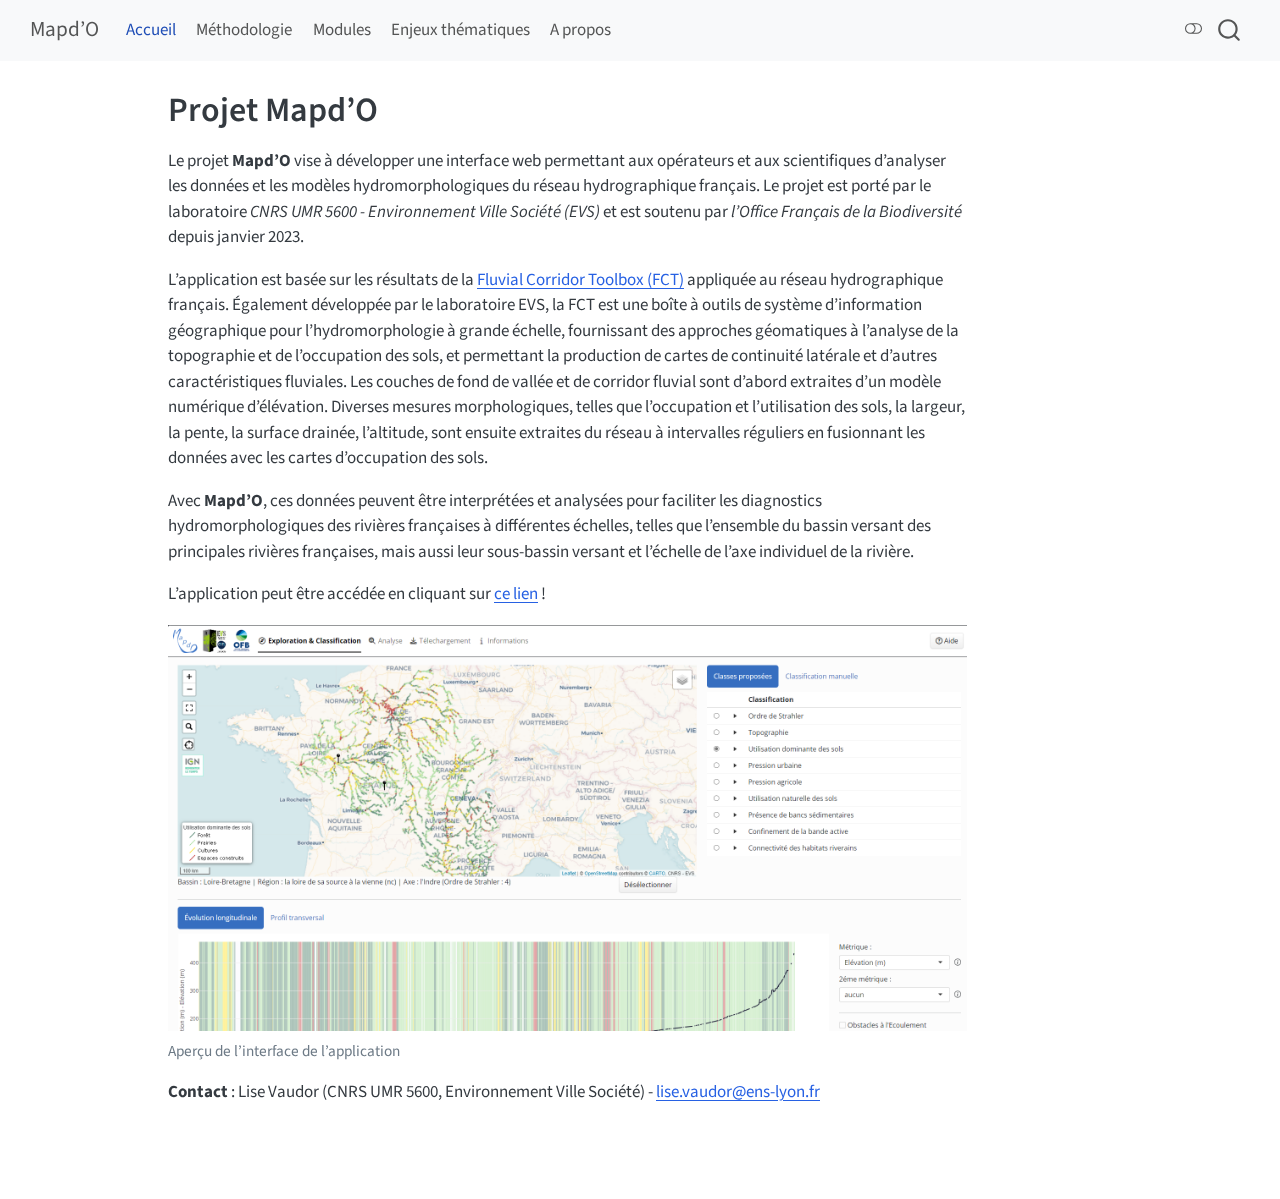
<file: index.html>
<!DOCTYPE html>
<html xmlns="http://www.w3.org/1999/xhtml" lang="en" xml:lang="en"><head>

<meta charset="utf-8">
<meta name="generator" content="quarto-1.5.57">

<meta name="viewport" content="width=device-width, initial-scale=1.0, user-scalable=yes">


<title>Projet Mapd’O – Mapd'O</title>
<style>
code{white-space: pre-wrap;}
span.smallcaps{font-variant: small-caps;}
div.columns{display: flex; gap: min(4vw, 1.5em);}
div.column{flex: auto; overflow-x: auto;}
div.hanging-indent{margin-left: 1.5em; text-indent: -1.5em;}
ul.task-list{list-style: none;}
ul.task-list li input[type="checkbox"] {
  width: 0.8em;
  margin: 0 0.8em 0.2em -1em; /* quarto-specific, see https://github.com/quarto-dev/quarto-cli/issues/4556 */ 
  vertical-align: middle;
}
</style>


<script src="site_libs/quarto-nav/quarto-nav.js"></script>
<script src="site_libs/quarto-nav/headroom.min.js"></script>
<script src="site_libs/clipboard/clipboard.min.js"></script>
<script src="site_libs/quarto-search/autocomplete.umd.js"></script>
<script src="site_libs/quarto-search/fuse.min.js"></script>
<script src="site_libs/quarto-search/quarto-search.js"></script>
<meta name="quarto:offset" content="./">
<script src="site_libs/quarto-html/quarto.js"></script>
<script src="site_libs/quarto-html/popper.min.js"></script>
<script src="site_libs/quarto-html/tippy.umd.min.js"></script>
<script src="site_libs/quarto-html/anchor.min.js"></script>
<link href="site_libs/quarto-html/tippy.css" rel="stylesheet">
<link href="site_libs/quarto-html/quarto-syntax-highlighting.css" rel="stylesheet" class="quarto-color-scheme" id="quarto-text-highlighting-styles">
<link href="site_libs/quarto-html/quarto-syntax-highlighting-dark.css" rel="prefetch" class="quarto-color-scheme quarto-color-alternate" id="quarto-text-highlighting-styles">
<script src="site_libs/bootstrap/bootstrap.min.js"></script>
<link href="site_libs/bootstrap/bootstrap-icons.css" rel="stylesheet">
<link href="site_libs/bootstrap/bootstrap.min.css" rel="stylesheet" class="quarto-color-scheme" id="quarto-bootstrap" data-mode="light">
<link href="site_libs/bootstrap/bootstrap-dark.min.css" rel="prefetch" class="quarto-color-scheme quarto-color-alternate" id="quarto-bootstrap" data-mode="dark">
<script id="quarto-search-options" type="application/json">{
  "location": "navbar",
  "copy-button": false,
  "collapse-after": 3,
  "panel-placement": "end",
  "type": "overlay",
  "limit": 50,
  "keyboard-shortcut": [
    "f",
    "/",
    "s"
  ],
  "show-item-context": false,
  "language": {
    "search-no-results-text": "No results",
    "search-matching-documents-text": "matching documents",
    "search-copy-link-title": "Copy link to search",
    "search-hide-matches-text": "Hide additional matches",
    "search-more-match-text": "more match in this document",
    "search-more-matches-text": "more matches in this document",
    "search-clear-button-title": "Clear",
    "search-text-placeholder": "",
    "search-detached-cancel-button-title": "Cancel",
    "search-submit-button-title": "Submit",
    "search-label": "Search"
  }
}</script>


<link rel="stylesheet" href="styles.css">
</head>

<body class="nav-fixed">

<div id="quarto-search-results"></div>
  <header id="quarto-header" class="headroom fixed-top">
    <nav class="navbar navbar-expand-lg " data-bs-theme="dark">
      <div class="navbar-container container-fluid">
      <div class="navbar-brand-container mx-auto">
    <a class="navbar-brand" href="./index.html">
    <span class="navbar-title">Mapd’O</span>
    </a>
  </div>
            <div id="quarto-search" class="" title="Search"></div>
          <button class="navbar-toggler" type="button" data-bs-toggle="collapse" data-bs-target="#navbarCollapse" aria-controls="navbarCollapse" role="menu" aria-expanded="false" aria-label="Toggle navigation" onclick="if (window.quartoToggleHeadroom) { window.quartoToggleHeadroom(); }">
  <span class="navbar-toggler-icon"></span>
</button>
          <div class="collapse navbar-collapse" id="navbarCollapse">
            <ul class="navbar-nav navbar-nav-scroll me-auto">
  <li class="nav-item">
    <a class="nav-link active" href="./index.html" aria-current="page"> 
<span class="menu-text">Accueil</span></a>
  </li>  
  <li class="nav-item">
    <a class="nav-link" href="./methods.html"> 
<span class="menu-text">Méthodologie</span></a>
  </li>  
  <li class="nav-item">
    <a class="nav-link" href="./modules.html"> 
<span class="menu-text">Modules</span></a>
  </li>  
  <li class="nav-item">
    <a class="nav-link" href="./themes.html"> 
<span class="menu-text">Enjeux thématiques</span></a>
  </li>  
  <li class="nav-item">
    <a class="nav-link" href="./about.html"> 
<span class="menu-text">A propos</span></a>
  </li>  
</ul>
          </div> <!-- /navcollapse -->
            <div class="quarto-navbar-tools">
  <a href="" class="quarto-color-scheme-toggle quarto-navigation-tool  px-1" onclick="window.quartoToggleColorScheme(); return false;" title="Toggle dark mode"><i class="bi"></i></a>
</div>
      </div> <!-- /container-fluid -->
    </nav>
</header>
<!-- content -->
<div id="quarto-content" class="quarto-container page-columns page-rows-contents page-layout-article page-navbar">
<!-- sidebar -->
<!-- margin-sidebar -->
    <div id="quarto-margin-sidebar" class="sidebar margin-sidebar zindex-bottom">
        
    </div>
<!-- main -->
<main class="content" id="quarto-document-content">

<header id="title-block-header" class="quarto-title-block default">
<div class="quarto-title">
<h1 class="title">Projet Mapd’O</h1>
</div>



<div class="quarto-title-meta">

    
  
    
  </div>
  


</header>


<p>Le projet <strong>Mapd’O</strong> vise à développer une interface web permettant aux opérateurs et aux scientifiques d’analyser les données et les modèles hydromorphologiques du réseau hydrographique français. Le projet est porté par le laboratoire <em>CNRS UMR 5600 - Environnement Ville Société (EVS)</em> et est soutenu par <em>l’Office Français de la Biodiversité</em> depuis janvier 2023.</p>
<p>L’application est basée sur les résultats de la <a href="https://tramebleue.github.io/fct-cli/">Fluvial Corridor Toolbox (FCT)</a> appliquée au réseau hydrographique français. Également développée par le laboratoire EVS, la FCT est une boîte à outils de système d’information géographique pour l’hydromorphologie à grande échelle, fournissant des approches géomatiques à l’analyse de la topographie et de l’occupation des sols, et permettant la production de cartes de continuité latérale et d’autres caractéristiques fluviales. Les couches de fond de vallée et de corridor fluvial sont d’abord extraites d’un modèle numérique d’élévation. Diverses mesures morphologiques, telles que l’occupation et l’utilisation des sols, la largeur, la pente, la surface drainée, l’altitude, sont ensuite extraites du réseau à intervalles réguliers en fusionnant les données avec les cartes d’occupation des sols.</p>
<p>Avec <strong>Mapd’O</strong>, ces données peuvent être interprétées et analysées pour faciliter les diagnostics hydromorphologiques des rivières françaises à différentes échelles, telles que l’ensemble du bassin versant des principales rivières françaises, mais aussi leur sous-bassin versant et l’échelle de l’axe individuel de la rivière.</p>
<p>L’application peut être accédée en cliquant sur <a href="https://isig-apps.ens-lyon.fr/apps/mapdo/mapdoapp/" title="https://isig-apps.ens-lyon.fr/apps/mapdo/mapdoapp/">ce lien</a> !</p>
<div class="quarto-figure quarto-figure-center">
<figure class="figure">
<p><img src="images/Capture_d’écran_2024-10-14_mapdoapp.png" class="img-fluid figure-img"></p>
<figcaption>Aperçu de l’interface de l’application</figcaption>
</figure>
</div>
<p><strong>Contact</strong> : Lise Vaudor (CNRS UMR 5600, Environnement Ville Société) - <a href="mailto:lise.vaudor@ens-lyon.fr">lise.vaudor@ens-lyon.fr</a></p>



</main> <!-- /main -->
<script id="quarto-html-after-body" type="application/javascript">
window.document.addEventListener("DOMContentLoaded", function (event) {
  const toggleBodyColorMode = (bsSheetEl) => {
    const mode = bsSheetEl.getAttribute("data-mode");
    const bodyEl = window.document.querySelector("body");
    if (mode === "dark") {
      bodyEl.classList.add("quarto-dark");
      bodyEl.classList.remove("quarto-light");
    } else {
      bodyEl.classList.add("quarto-light");
      bodyEl.classList.remove("quarto-dark");
    }
  }
  const toggleBodyColorPrimary = () => {
    const bsSheetEl = window.document.querySelector("link#quarto-bootstrap");
    if (bsSheetEl) {
      toggleBodyColorMode(bsSheetEl);
    }
  }
  toggleBodyColorPrimary();  
  const disableStylesheet = (stylesheets) => {
    for (let i=0; i < stylesheets.length; i++) {
      const stylesheet = stylesheets[i];
      stylesheet.rel = 'prefetch';
    }
  }
  const enableStylesheet = (stylesheets) => {
    for (let i=0; i < stylesheets.length; i++) {
      const stylesheet = stylesheets[i];
      stylesheet.rel = 'stylesheet';
    }
  }
  const manageTransitions = (selector, allowTransitions) => {
    const els = window.document.querySelectorAll(selector);
    for (let i=0; i < els.length; i++) {
      const el = els[i];
      if (allowTransitions) {
        el.classList.remove('notransition');
      } else {
        el.classList.add('notransition');
      }
    }
  }
  const toggleGiscusIfUsed = (isAlternate, darkModeDefault) => {
    const baseTheme = document.querySelector('#giscus-base-theme')?.value ?? 'light';
    const alternateTheme = document.querySelector('#giscus-alt-theme')?.value ?? 'dark';
    let newTheme = '';
    if(darkModeDefault) {
      newTheme = isAlternate ? baseTheme : alternateTheme;
    } else {
      newTheme = isAlternate ? alternateTheme : baseTheme;
    }
    const changeGiscusTheme = () => {
      // From: https://github.com/giscus/giscus/issues/336
      const sendMessage = (message) => {
        const iframe = document.querySelector('iframe.giscus-frame');
        if (!iframe) return;
        iframe.contentWindow.postMessage({ giscus: message }, 'https://giscus.app');
      }
      sendMessage({
        setConfig: {
          theme: newTheme
        }
      });
    }
    const isGiscussLoaded = window.document.querySelector('iframe.giscus-frame') !== null;
    if (isGiscussLoaded) {
      changeGiscusTheme();
    }
  }
  const toggleColorMode = (alternate) => {
    // Switch the stylesheets
    const alternateStylesheets = window.document.querySelectorAll('link.quarto-color-scheme.quarto-color-alternate');
    manageTransitions('#quarto-margin-sidebar .nav-link', false);
    if (alternate) {
      enableStylesheet(alternateStylesheets);
      for (const sheetNode of alternateStylesheets) {
        if (sheetNode.id === "quarto-bootstrap") {
          toggleBodyColorMode(sheetNode);
        }
      }
    } else {
      disableStylesheet(alternateStylesheets);
      toggleBodyColorPrimary();
    }
    manageTransitions('#quarto-margin-sidebar .nav-link', true);
    // Switch the toggles
    const toggles = window.document.querySelectorAll('.quarto-color-scheme-toggle');
    for (let i=0; i < toggles.length; i++) {
      const toggle = toggles[i];
      if (toggle) {
        if (alternate) {
          toggle.classList.add("alternate");     
        } else {
          toggle.classList.remove("alternate");
        }
      }
    }
    // Hack to workaround the fact that safari doesn't
    // properly recolor the scrollbar when toggling (#1455)
    if (navigator.userAgent.indexOf('Safari') > 0 && navigator.userAgent.indexOf('Chrome') == -1) {
      manageTransitions("body", false);
      window.scrollTo(0, 1);
      setTimeout(() => {
        window.scrollTo(0, 0);
        manageTransitions("body", true);
      }, 40);  
    }
  }
  const isFileUrl = () => { 
    return window.location.protocol === 'file:';
  }
  const hasAlternateSentinel = () => {  
    let styleSentinel = getColorSchemeSentinel();
    if (styleSentinel !== null) {
      return styleSentinel === "alternate";
    } else {
      return false;
    }
  }
  const setStyleSentinel = (alternate) => {
    const value = alternate ? "alternate" : "default";
    if (!isFileUrl()) {
      window.localStorage.setItem("quarto-color-scheme", value);
    } else {
      localAlternateSentinel = value;
    }
  }
  const getColorSchemeSentinel = () => {
    if (!isFileUrl()) {
      const storageValue = window.localStorage.getItem("quarto-color-scheme");
      return storageValue != null ? storageValue : localAlternateSentinel;
    } else {
      return localAlternateSentinel;
    }
  }
  const darkModeDefault = false;
  let localAlternateSentinel = darkModeDefault ? 'alternate' : 'default';
  // Dark / light mode switch
  window.quartoToggleColorScheme = () => {
    // Read the current dark / light value 
    let toAlternate = !hasAlternateSentinel();
    toggleColorMode(toAlternate);
    setStyleSentinel(toAlternate);
    toggleGiscusIfUsed(toAlternate, darkModeDefault);
  };
  // Ensure there is a toggle, if there isn't float one in the top right
  if (window.document.querySelector('.quarto-color-scheme-toggle') === null) {
    const a = window.document.createElement('a');
    a.classList.add('top-right');
    a.classList.add('quarto-color-scheme-toggle');
    a.href = "";
    a.onclick = function() { try { window.quartoToggleColorScheme(); } catch {} return false; };
    const i = window.document.createElement("i");
    i.classList.add('bi');
    a.appendChild(i);
    window.document.body.appendChild(a);
  }
  // Switch to dark mode if need be
  if (hasAlternateSentinel()) {
    toggleColorMode(true);
  } else {
    toggleColorMode(false);
  }
  const icon = "";
  const anchorJS = new window.AnchorJS();
  anchorJS.options = {
    placement: 'right',
    icon: icon
  };
  anchorJS.add('.anchored');
  const isCodeAnnotation = (el) => {
    for (const clz of el.classList) {
      if (clz.startsWith('code-annotation-')) {                     
        return true;
      }
    }
    return false;
  }
  const onCopySuccess = function(e) {
    // button target
    const button = e.trigger;
    // don't keep focus
    button.blur();
    // flash "checked"
    button.classList.add('code-copy-button-checked');
    var currentTitle = button.getAttribute("title");
    button.setAttribute("title", "Copied!");
    let tooltip;
    if (window.bootstrap) {
      button.setAttribute("data-bs-toggle", "tooltip");
      button.setAttribute("data-bs-placement", "left");
      button.setAttribute("data-bs-title", "Copied!");
      tooltip = new bootstrap.Tooltip(button, 
        { trigger: "manual", 
          customClass: "code-copy-button-tooltip",
          offset: [0, -8]});
      tooltip.show();    
    }
    setTimeout(function() {
      if (tooltip) {
        tooltip.hide();
        button.removeAttribute("data-bs-title");
        button.removeAttribute("data-bs-toggle");
        button.removeAttribute("data-bs-placement");
      }
      button.setAttribute("title", currentTitle);
      button.classList.remove('code-copy-button-checked');
    }, 1000);
    // clear code selection
    e.clearSelection();
  }
  const getTextToCopy = function(trigger) {
      const codeEl = trigger.previousElementSibling.cloneNode(true);
      for (const childEl of codeEl.children) {
        if (isCodeAnnotation(childEl)) {
          childEl.remove();
        }
      }
      return codeEl.innerText;
  }
  const clipboard = new window.ClipboardJS('.code-copy-button:not([data-in-quarto-modal])', {
    text: getTextToCopy
  });
  clipboard.on('success', onCopySuccess);
  if (window.document.getElementById('quarto-embedded-source-code-modal')) {
    // For code content inside modals, clipBoardJS needs to be initialized with a container option
    // TODO: Check when it could be a function (https://github.com/zenorocha/clipboard.js/issues/860)
    const clipboardModal = new window.ClipboardJS('.code-copy-button[data-in-quarto-modal]', {
      text: getTextToCopy,
      container: window.document.getElementById('quarto-embedded-source-code-modal')
    });
    clipboardModal.on('success', onCopySuccess);
  }
    var localhostRegex = new RegExp(/^(?:http|https):\/\/localhost\:?[0-9]*\//);
    var mailtoRegex = new RegExp(/^mailto:/);
      var filterRegex = new RegExp('/' + window.location.host + '/');
    var isInternal = (href) => {
        return filterRegex.test(href) || localhostRegex.test(href) || mailtoRegex.test(href);
    }
    // Inspect non-navigation links and adorn them if external
 	var links = window.document.querySelectorAll('a[href]:not(.nav-link):not(.navbar-brand):not(.toc-action):not(.sidebar-link):not(.sidebar-item-toggle):not(.pagination-link):not(.no-external):not([aria-hidden]):not(.dropdown-item):not(.quarto-navigation-tool):not(.about-link)');
    for (var i=0; i<links.length; i++) {
      const link = links[i];
      if (!isInternal(link.href)) {
        // undo the damage that might have been done by quarto-nav.js in the case of
        // links that we want to consider external
        if (link.dataset.originalHref !== undefined) {
          link.href = link.dataset.originalHref;
        }
      }
    }
  function tippyHover(el, contentFn, onTriggerFn, onUntriggerFn) {
    const config = {
      allowHTML: true,
      maxWidth: 500,
      delay: 100,
      arrow: false,
      appendTo: function(el) {
          return el.parentElement;
      },
      interactive: true,
      interactiveBorder: 10,
      theme: 'quarto',
      placement: 'bottom-start',
    };
    if (contentFn) {
      config.content = contentFn;
    }
    if (onTriggerFn) {
      config.onTrigger = onTriggerFn;
    }
    if (onUntriggerFn) {
      config.onUntrigger = onUntriggerFn;
    }
    window.tippy(el, config); 
  }
  const noterefs = window.document.querySelectorAll('a[role="doc-noteref"]');
  for (var i=0; i<noterefs.length; i++) {
    const ref = noterefs[i];
    tippyHover(ref, function() {
      // use id or data attribute instead here
      let href = ref.getAttribute('data-footnote-href') || ref.getAttribute('href');
      try { href = new URL(href).hash; } catch {}
      const id = href.replace(/^#\/?/, "");
      const note = window.document.getElementById(id);
      if (note) {
        return note.innerHTML;
      } else {
        return "";
      }
    });
  }
  const xrefs = window.document.querySelectorAll('a.quarto-xref');
  const processXRef = (id, note) => {
    // Strip column container classes
    const stripColumnClz = (el) => {
      el.classList.remove("page-full", "page-columns");
      if (el.children) {
        for (const child of el.children) {
          stripColumnClz(child);
        }
      }
    }
    stripColumnClz(note)
    if (id === null || id.startsWith('sec-')) {
      // Special case sections, only their first couple elements
      const container = document.createElement("div");
      if (note.children && note.children.length > 2) {
        container.appendChild(note.children[0].cloneNode(true));
        for (let i = 1; i < note.children.length; i++) {
          const child = note.children[i];
          if (child.tagName === "P" && child.innerText === "") {
            continue;
          } else {
            container.appendChild(child.cloneNode(true));
            break;
          }
        }
        if (window.Quarto?.typesetMath) {
          window.Quarto.typesetMath(container);
        }
        return container.innerHTML
      } else {
        if (window.Quarto?.typesetMath) {
          window.Quarto.typesetMath(note);
        }
        return note.innerHTML;
      }
    } else {
      // Remove any anchor links if they are present
      const anchorLink = note.querySelector('a.anchorjs-link');
      if (anchorLink) {
        anchorLink.remove();
      }
      if (window.Quarto?.typesetMath) {
        window.Quarto.typesetMath(note);
      }
      // TODO in 1.5, we should make sure this works without a callout special case
      if (note.classList.contains("callout")) {
        return note.outerHTML;
      } else {
        return note.innerHTML;
      }
    }
  }
  for (var i=0; i<xrefs.length; i++) {
    const xref = xrefs[i];
    tippyHover(xref, undefined, function(instance) {
      instance.disable();
      let url = xref.getAttribute('href');
      let hash = undefined; 
      if (url.startsWith('#')) {
        hash = url;
      } else {
        try { hash = new URL(url).hash; } catch {}
      }
      if (hash) {
        const id = hash.replace(/^#\/?/, "");
        const note = window.document.getElementById(id);
        if (note !== null) {
          try {
            const html = processXRef(id, note.cloneNode(true));
            instance.setContent(html);
          } finally {
            instance.enable();
            instance.show();
          }
        } else {
          // See if we can fetch this
          fetch(url.split('#')[0])
          .then(res => res.text())
          .then(html => {
            const parser = new DOMParser();
            const htmlDoc = parser.parseFromString(html, "text/html");
            const note = htmlDoc.getElementById(id);
            if (note !== null) {
              const html = processXRef(id, note);
              instance.setContent(html);
            } 
          }).finally(() => {
            instance.enable();
            instance.show();
          });
        }
      } else {
        // See if we can fetch a full url (with no hash to target)
        // This is a special case and we should probably do some content thinning / targeting
        fetch(url)
        .then(res => res.text())
        .then(html => {
          const parser = new DOMParser();
          const htmlDoc = parser.parseFromString(html, "text/html");
          const note = htmlDoc.querySelector('main.content');
          if (note !== null) {
            // This should only happen for chapter cross references
            // (since there is no id in the URL)
            // remove the first header
            if (note.children.length > 0 && note.children[0].tagName === "HEADER") {
              note.children[0].remove();
            }
            const html = processXRef(null, note);
            instance.setContent(html);
          } 
        }).finally(() => {
          instance.enable();
          instance.show();
        });
      }
    }, function(instance) {
    });
  }
      let selectedAnnoteEl;
      const selectorForAnnotation = ( cell, annotation) => {
        let cellAttr = 'data-code-cell="' + cell + '"';
        let lineAttr = 'data-code-annotation="' +  annotation + '"';
        const selector = 'span[' + cellAttr + '][' + lineAttr + ']';
        return selector;
      }
      const selectCodeLines = (annoteEl) => {
        const doc = window.document;
        const targetCell = annoteEl.getAttribute("data-target-cell");
        const targetAnnotation = annoteEl.getAttribute("data-target-annotation");
        const annoteSpan = window.document.querySelector(selectorForAnnotation(targetCell, targetAnnotation));
        const lines = annoteSpan.getAttribute("data-code-lines").split(",");
        const lineIds = lines.map((line) => {
          return targetCell + "-" + line;
        })
        let top = null;
        let height = null;
        let parent = null;
        if (lineIds.length > 0) {
            //compute the position of the single el (top and bottom and make a div)
            const el = window.document.getElementById(lineIds[0]);
            top = el.offsetTop;
            height = el.offsetHeight;
            parent = el.parentElement.parentElement;
          if (lineIds.length > 1) {
            const lastEl = window.document.getElementById(lineIds[lineIds.length - 1]);
            const bottom = lastEl.offsetTop + lastEl.offsetHeight;
            height = bottom - top;
          }
          if (top !== null && height !== null && parent !== null) {
            // cook up a div (if necessary) and position it 
            let div = window.document.getElementById("code-annotation-line-highlight");
            if (div === null) {
              div = window.document.createElement("div");
              div.setAttribute("id", "code-annotation-line-highlight");
              div.style.position = 'absolute';
              parent.appendChild(div);
            }
            div.style.top = top - 2 + "px";
            div.style.height = height + 4 + "px";
            div.style.left = 0;
            let gutterDiv = window.document.getElementById("code-annotation-line-highlight-gutter");
            if (gutterDiv === null) {
              gutterDiv = window.document.createElement("div");
              gutterDiv.setAttribute("id", "code-annotation-line-highlight-gutter");
              gutterDiv.style.position = 'absolute';
              const codeCell = window.document.getElementById(targetCell);
              const gutter = codeCell.querySelector('.code-annotation-gutter');
              gutter.appendChild(gutterDiv);
            }
            gutterDiv.style.top = top - 2 + "px";
            gutterDiv.style.height = height + 4 + "px";
          }
          selectedAnnoteEl = annoteEl;
        }
      };
      const unselectCodeLines = () => {
        const elementsIds = ["code-annotation-line-highlight", "code-annotation-line-highlight-gutter"];
        elementsIds.forEach((elId) => {
          const div = window.document.getElementById(elId);
          if (div) {
            div.remove();
          }
        });
        selectedAnnoteEl = undefined;
      };
        // Handle positioning of the toggle
    window.addEventListener(
      "resize",
      throttle(() => {
        elRect = undefined;
        if (selectedAnnoteEl) {
          selectCodeLines(selectedAnnoteEl);
        }
      }, 10)
    );
    function throttle(fn, ms) {
    let throttle = false;
    let timer;
      return (...args) => {
        if(!throttle) { // first call gets through
            fn.apply(this, args);
            throttle = true;
        } else { // all the others get throttled
            if(timer) clearTimeout(timer); // cancel #2
            timer = setTimeout(() => {
              fn.apply(this, args);
              timer = throttle = false;
            }, ms);
        }
      };
    }
      // Attach click handler to the DT
      const annoteDls = window.document.querySelectorAll('dt[data-target-cell]');
      for (const annoteDlNode of annoteDls) {
        annoteDlNode.addEventListener('click', (event) => {
          const clickedEl = event.target;
          if (clickedEl !== selectedAnnoteEl) {
            unselectCodeLines();
            const activeEl = window.document.querySelector('dt[data-target-cell].code-annotation-active');
            if (activeEl) {
              activeEl.classList.remove('code-annotation-active');
            }
            selectCodeLines(clickedEl);
            clickedEl.classList.add('code-annotation-active');
          } else {
            // Unselect the line
            unselectCodeLines();
            clickedEl.classList.remove('code-annotation-active');
          }
        });
      }
  const findCites = (el) => {
    const parentEl = el.parentElement;
    if (parentEl) {
      const cites = parentEl.dataset.cites;
      if (cites) {
        return {
          el,
          cites: cites.split(' ')
        };
      } else {
        return findCites(el.parentElement)
      }
    } else {
      return undefined;
    }
  };
  var bibliorefs = window.document.querySelectorAll('a[role="doc-biblioref"]');
  for (var i=0; i<bibliorefs.length; i++) {
    const ref = bibliorefs[i];
    const citeInfo = findCites(ref);
    if (citeInfo) {
      tippyHover(citeInfo.el, function() {
        var popup = window.document.createElement('div');
        citeInfo.cites.forEach(function(cite) {
          var citeDiv = window.document.createElement('div');
          citeDiv.classList.add('hanging-indent');
          citeDiv.classList.add('csl-entry');
          var biblioDiv = window.document.getElementById('ref-' + cite);
          if (biblioDiv) {
            citeDiv.innerHTML = biblioDiv.innerHTML;
          }
          popup.appendChild(citeDiv);
        });
        return popup.innerHTML;
      });
    }
  }
});
</script>
</div> <!-- /content -->




</body></html>
</file>
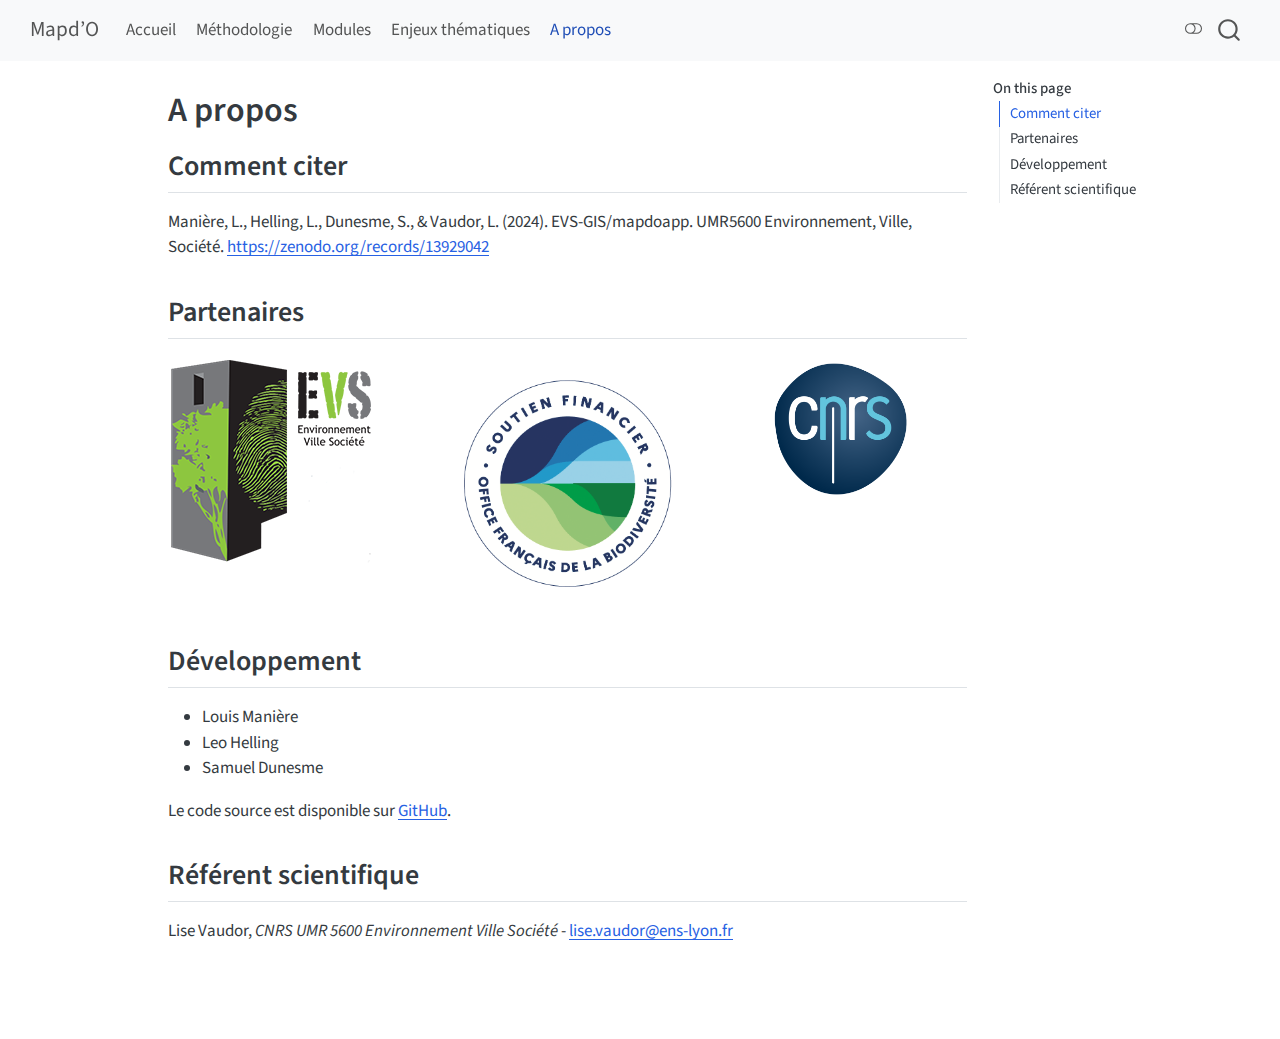
<file: about.html>
<!DOCTYPE html>
<html xmlns="http://www.w3.org/1999/xhtml" lang="en" xml:lang="en"><head>

<meta charset="utf-8">
<meta name="generator" content="quarto-1.5.42">

<meta name="viewport" content="width=device-width, initial-scale=1.0, user-scalable=yes">


<title>Mapd'O – A propos</title>
<style>
code{white-space: pre-wrap;}
span.smallcaps{font-variant: small-caps;}
div.columns{display: flex; gap: min(4vw, 1.5em);}
div.column{flex: auto; overflow-x: auto;}
div.hanging-indent{margin-left: 1.5em; text-indent: -1.5em;}
ul.task-list{list-style: none;}
ul.task-list li input[type="checkbox"] {
  width: 0.8em;
  margin: 0 0.8em 0.2em -1em; /* quarto-specific, see https://github.com/quarto-dev/quarto-cli/issues/4556 */ 
  vertical-align: middle;
}
</style>


<script src="site_libs/quarto-nav/quarto-nav.js"></script>
<script src="site_libs/quarto-nav/headroom.min.js"></script>
<script src="site_libs/clipboard/clipboard.min.js"></script>
<script src="site_libs/quarto-search/autocomplete.umd.js"></script>
<script src="site_libs/quarto-search/fuse.min.js"></script>
<script src="site_libs/quarto-search/quarto-search.js"></script>
<meta name="quarto:offset" content="./">
<script src="site_libs/quarto-html/quarto.js"></script>
<script src="site_libs/quarto-html/popper.min.js"></script>
<script src="site_libs/quarto-html/tippy.umd.min.js"></script>
<script src="site_libs/quarto-html/anchor.min.js"></script>
<link href="site_libs/quarto-html/tippy.css" rel="stylesheet">
<link href="site_libs/quarto-html/quarto-syntax-highlighting.css" rel="stylesheet" class="quarto-color-scheme" id="quarto-text-highlighting-styles">
<link href="site_libs/quarto-html/quarto-syntax-highlighting-dark.css" rel="prefetch" class="quarto-color-scheme quarto-color-alternate" id="quarto-text-highlighting-styles">
<script src="site_libs/bootstrap/bootstrap.min.js"></script>
<link href="site_libs/bootstrap/bootstrap-icons.css" rel="stylesheet">
<link href="site_libs/bootstrap/bootstrap.min.css" rel="stylesheet" class="quarto-color-scheme" id="quarto-bootstrap" data-mode="light">
<link href="site_libs/bootstrap/bootstrap-dark.min.css" rel="prefetch" class="quarto-color-scheme quarto-color-alternate" id="quarto-bootstrap" data-mode="dark">
<script id="quarto-search-options" type="application/json">{
  "location": "navbar",
  "copy-button": false,
  "collapse-after": 3,
  "panel-placement": "end",
  "type": "overlay",
  "limit": 50,
  "keyboard-shortcut": [
    "f",
    "/",
    "s"
  ],
  "show-item-context": false,
  "language": {
    "search-no-results-text": "No results",
    "search-matching-documents-text": "matching documents",
    "search-copy-link-title": "Copy link to search",
    "search-hide-matches-text": "Hide additional matches",
    "search-more-match-text": "more match in this document",
    "search-more-matches-text": "more matches in this document",
    "search-clear-button-title": "Clear",
    "search-text-placeholder": "",
    "search-detached-cancel-button-title": "Cancel",
    "search-submit-button-title": "Submit",
    "search-label": "Search"
  }
}</script>


<link rel="stylesheet" href="styles.css">
</head>

<body class="nav-fixed">

<div id="quarto-search-results"></div>
  <header id="quarto-header" class="headroom fixed-top">
    <nav class="navbar navbar-expand-lg " data-bs-theme="dark">
      <div class="navbar-container container-fluid">
      <div class="navbar-brand-container mx-auto">
    <a class="navbar-brand" href="./index.html">
    <span class="navbar-title">Mapd’O</span>
    </a>
  </div>
            <div id="quarto-search" class="" title="Search"></div>
          <button class="navbar-toggler" type="button" data-bs-toggle="collapse" data-bs-target="#navbarCollapse" aria-controls="navbarCollapse" role="menu" aria-expanded="false" aria-label="Toggle navigation" onclick="if (window.quartoToggleHeadroom) { window.quartoToggleHeadroom(); }">
  <span class="navbar-toggler-icon"></span>
</button>
          <div class="collapse navbar-collapse" id="navbarCollapse">
            <ul class="navbar-nav navbar-nav-scroll me-auto">
  <li class="nav-item">
    <a class="nav-link" href="./index.html"> 
<span class="menu-text">Accueil</span></a>
  </li>  
  <li class="nav-item">
    <a class="nav-link" href="./methods.html"> 
<span class="menu-text">Méthodologie</span></a>
  </li>  
  <li class="nav-item">
    <a class="nav-link" href="./modules.html"> 
<span class="menu-text">Modules</span></a>
  </li>  
  <li class="nav-item">
    <a class="nav-link" href="./themes.html"> 
<span class="menu-text">Enjeux thématiques</span></a>
  </li>  
  <li class="nav-item">
    <a class="nav-link active" href="./about.html" aria-current="page"> 
<span class="menu-text">A propos</span></a>
  </li>  
</ul>
          </div> <!-- /navcollapse -->
            <div class="quarto-navbar-tools">
  <a href="" class="quarto-color-scheme-toggle quarto-navigation-tool  px-1" onclick="window.quartoToggleColorScheme(); return false;" title="Toggle dark mode"><i class="bi"></i></a>
</div>
      </div> <!-- /container-fluid -->
    </nav>
</header>
<!-- content -->
<div id="quarto-content" class="quarto-container page-columns page-rows-contents page-layout-article page-navbar">
<!-- sidebar -->
<!-- margin-sidebar -->
    <div id="quarto-margin-sidebar" class="sidebar margin-sidebar">
        <nav id="TOC" role="doc-toc" class="toc-active">
    <h2 id="toc-title">On this page</h2>
   
  <ul>
  <li><a href="#comment-citer" id="toc-comment-citer" class="nav-link active" data-scroll-target="#comment-citer">Comment citer</a></li>
  <li><a href="#partenaires" id="toc-partenaires" class="nav-link" data-scroll-target="#partenaires">Partenaires</a></li>
  <li><a href="#développement" id="toc-développement" class="nav-link" data-scroll-target="#développement">Développement</a></li>
  <li><a href="#référent-scientifique" id="toc-référent-scientifique" class="nav-link" data-scroll-target="#référent-scientifique">Référent scientifique</a></li>
  </ul>
</nav>
    </div>
<!-- main -->
<main class="content" id="quarto-document-content">

<header id="title-block-header" class="quarto-title-block default">
<div class="quarto-title">
<h1 class="title">A propos</h1>
</div>



<div class="quarto-title-meta">

    
  
    
  </div>
  


</header>


<section id="comment-citer" class="level2">
<h2 class="anchored" data-anchor-id="comment-citer">Comment citer</h2>
<p>Manière, L., Helling, L., Dunesme, S., &amp; Vaudor, L. (2024). EVS-GIS/mapdoapp. UMR5600 Environnement, Ville, Société.&nbsp;<a href="https://doi.org/10.5281/zenodo.11235929" class="uri">https://zenodo.org/records/13929042</a></p>
</section>
<section id="partenaires" class="level2">
<h2 class="anchored" data-anchor-id="partenaires">Partenaires</h2>
<div>

</div>
<div class="quarto-layout-panel" data-layout-ncol="3" data-layout-align="center">
<div class="quarto-layout-row">
<div class="quarto-layout-cell" style="flex-basis: 33.3%;justify-content: center;">
<p><a href="https://umr5600.cnrs.fr/fr/accueil/"><img src="images/Logo-EVS-UMR5600-01.png" class="img-fluid"></a></p>
</div>
<div class="quarto-layout-cell" style="flex-basis: 33.3%;justify-content: center;">
<p><a href="https://www.ofb.gouv.fr/"><img src="images/Logo-OFB-soutien-financier-01.png" class="img-fluid"></a></p>
</div>
<div class="quarto-layout-cell" style="flex-basis: 33.3%;justify-content: center;">
<p><a href="https://www.cnrs.fr/"><img src="images/CNRS-Logo-01.png" class="img-fluid"></a></p>
</div>
</div>
</div>
</section>
<section id="développement" class="level2">
<h2 class="anchored" data-anchor-id="développement">Développement</h2>
<ul>
<li>Louis Manière</li>
<li>Leo Helling</li>
<li>Samuel Dunesme</li>
</ul>
<p>Le code source est disponible sur <a href="https://github.com/EVS-GIS/mapdoapp">GitHub</a>.</p>
</section>
<section id="référent-scientifique" class="level2">
<h2 class="anchored" data-anchor-id="référent-scientifique">Référent scientifique</h2>
<p>Lise Vaudor, <em>CNRS UMR 5600 Environnement Ville Société</em> - <a href="mailto:lise.vaudor@ens-lyon.fr">lise.vaudor@ens-lyon.fr</a></p>


</section>

</main> <!-- /main -->
<script id="quarto-html-after-body" type="application/javascript">
window.document.addEventListener("DOMContentLoaded", function (event) {
  const toggleBodyColorMode = (bsSheetEl) => {
    const mode = bsSheetEl.getAttribute("data-mode");
    const bodyEl = window.document.querySelector("body");
    if (mode === "dark") {
      bodyEl.classList.add("quarto-dark");
      bodyEl.classList.remove("quarto-light");
    } else {
      bodyEl.classList.add("quarto-light");
      bodyEl.classList.remove("quarto-dark");
    }
  }
  const toggleBodyColorPrimary = () => {
    const bsSheetEl = window.document.querySelector("link#quarto-bootstrap");
    if (bsSheetEl) {
      toggleBodyColorMode(bsSheetEl);
    }
  }
  toggleBodyColorPrimary();  
  const disableStylesheet = (stylesheets) => {
    for (let i=0; i < stylesheets.length; i++) {
      const stylesheet = stylesheets[i];
      stylesheet.rel = 'prefetch';
    }
  }
  const enableStylesheet = (stylesheets) => {
    for (let i=0; i < stylesheets.length; i++) {
      const stylesheet = stylesheets[i];
      stylesheet.rel = 'stylesheet';
    }
  }
  const manageTransitions = (selector, allowTransitions) => {
    const els = window.document.querySelectorAll(selector);
    for (let i=0; i < els.length; i++) {
      const el = els[i];
      if (allowTransitions) {
        el.classList.remove('notransition');
      } else {
        el.classList.add('notransition');
      }
    }
  }
  const toggleGiscusIfUsed = (isAlternate, darkModeDefault) => {
    const baseTheme = document.querySelector('#giscus-base-theme')?.value ?? 'light';
    const alternateTheme = document.querySelector('#giscus-alt-theme')?.value ?? 'dark';
    let newTheme = '';
    if(darkModeDefault) {
      newTheme = isAlternate ? baseTheme : alternateTheme;
    } else {
      newTheme = isAlternate ? alternateTheme : baseTheme;
    }
    const changeGiscusTheme = () => {
      // From: https://github.com/giscus/giscus/issues/336
      const sendMessage = (message) => {
        const iframe = document.querySelector('iframe.giscus-frame');
        if (!iframe) return;
        iframe.contentWindow.postMessage({ giscus: message }, 'https://giscus.app');
      }
      sendMessage({
        setConfig: {
          theme: newTheme
        }
      });
    }
    const isGiscussLoaded = window.document.querySelector('iframe.giscus-frame') !== null;
    if (isGiscussLoaded) {
      changeGiscusTheme();
    }
  }
  const toggleColorMode = (alternate) => {
    // Switch the stylesheets
    const alternateStylesheets = window.document.querySelectorAll('link.quarto-color-scheme.quarto-color-alternate');
    manageTransitions('#quarto-margin-sidebar .nav-link', false);
    if (alternate) {
      enableStylesheet(alternateStylesheets);
      for (const sheetNode of alternateStylesheets) {
        if (sheetNode.id === "quarto-bootstrap") {
          toggleBodyColorMode(sheetNode);
        }
      }
    } else {
      disableStylesheet(alternateStylesheets);
      toggleBodyColorPrimary();
    }
    manageTransitions('#quarto-margin-sidebar .nav-link', true);
    // Switch the toggles
    const toggles = window.document.querySelectorAll('.quarto-color-scheme-toggle');
    for (let i=0; i < toggles.length; i++) {
      const toggle = toggles[i];
      if (toggle) {
        if (alternate) {
          toggle.classList.add("alternate");     
        } else {
          toggle.classList.remove("alternate");
        }
      }
    }
    // Hack to workaround the fact that safari doesn't
    // properly recolor the scrollbar when toggling (#1455)
    if (navigator.userAgent.indexOf('Safari') > 0 && navigator.userAgent.indexOf('Chrome') == -1) {
      manageTransitions("body", false);
      window.scrollTo(0, 1);
      setTimeout(() => {
        window.scrollTo(0, 0);
        manageTransitions("body", true);
      }, 40);  
    }
  }
  const isFileUrl = () => { 
    return window.location.protocol === 'file:';
  }
  const hasAlternateSentinel = () => {  
    let styleSentinel = getColorSchemeSentinel();
    if (styleSentinel !== null) {
      return styleSentinel === "alternate";
    } else {
      return false;
    }
  }
  const setStyleSentinel = (alternate) => {
    const value = alternate ? "alternate" : "default";
    if (!isFileUrl()) {
      window.localStorage.setItem("quarto-color-scheme", value);
    } else {
      localAlternateSentinel = value;
    }
  }
  const getColorSchemeSentinel = () => {
    if (!isFileUrl()) {
      const storageValue = window.localStorage.getItem("quarto-color-scheme");
      return storageValue != null ? storageValue : localAlternateSentinel;
    } else {
      return localAlternateSentinel;
    }
  }
  const darkModeDefault = false;
  let localAlternateSentinel = darkModeDefault ? 'alternate' : 'default';
  // Dark / light mode switch
  window.quartoToggleColorScheme = () => {
    // Read the current dark / light value 
    let toAlternate = !hasAlternateSentinel();
    toggleColorMode(toAlternate);
    setStyleSentinel(toAlternate);
    toggleGiscusIfUsed(toAlternate, darkModeDefault);
  };
  // Ensure there is a toggle, if there isn't float one in the top right
  if (window.document.querySelector('.quarto-color-scheme-toggle') === null) {
    const a = window.document.createElement('a');
    a.classList.add('top-right');
    a.classList.add('quarto-color-scheme-toggle');
    a.href = "";
    a.onclick = function() { try { window.quartoToggleColorScheme(); } catch {} return false; };
    const i = window.document.createElement("i");
    i.classList.add('bi');
    a.appendChild(i);
    window.document.body.appendChild(a);
  }
  // Switch to dark mode if need be
  if (hasAlternateSentinel()) {
    toggleColorMode(true);
  } else {
    toggleColorMode(false);
  }
  const icon = "";
  const anchorJS = new window.AnchorJS();
  anchorJS.options = {
    placement: 'right',
    icon: icon
  };
  anchorJS.add('.anchored');
  const isCodeAnnotation = (el) => {
    for (const clz of el.classList) {
      if (clz.startsWith('code-annotation-')) {                     
        return true;
      }
    }
    return false;
  }
  const onCopySuccess = function(e) {
    // button target
    const button = e.trigger;
    // don't keep focus
    button.blur();
    // flash "checked"
    button.classList.add('code-copy-button-checked');
    var currentTitle = button.getAttribute("title");
    button.setAttribute("title", "Copied!");
    let tooltip;
    if (window.bootstrap) {
      button.setAttribute("data-bs-toggle", "tooltip");
      button.setAttribute("data-bs-placement", "left");
      button.setAttribute("data-bs-title", "Copied!");
      tooltip = new bootstrap.Tooltip(button, 
        { trigger: "manual", 
          customClass: "code-copy-button-tooltip",
          offset: [0, -8]});
      tooltip.show();    
    }
    setTimeout(function() {
      if (tooltip) {
        tooltip.hide();
        button.removeAttribute("data-bs-title");
        button.removeAttribute("data-bs-toggle");
        button.removeAttribute("data-bs-placement");
      }
      button.setAttribute("title", currentTitle);
      button.classList.remove('code-copy-button-checked');
    }, 1000);
    // clear code selection
    e.clearSelection();
  }
  const getTextToCopy = function(trigger) {
      const codeEl = trigger.previousElementSibling.cloneNode(true);
      for (const childEl of codeEl.children) {
        if (isCodeAnnotation(childEl)) {
          childEl.remove();
        }
      }
      return codeEl.innerText;
  }
  const clipboard = new window.ClipboardJS('.code-copy-button:not([data-in-quarto-modal])', {
    text: getTextToCopy
  });
  clipboard.on('success', onCopySuccess);
  if (window.document.getElementById('quarto-embedded-source-code-modal')) {
    // For code content inside modals, clipBoardJS needs to be initialized with a container option
    // TODO: Check when it could be a function (https://github.com/zenorocha/clipboard.js/issues/860)
    const clipboardModal = new window.ClipboardJS('.code-copy-button[data-in-quarto-modal]', {
      text: getTextToCopy,
      container: window.document.getElementById('quarto-embedded-source-code-modal')
    });
    clipboardModal.on('success', onCopySuccess);
  }
    var localhostRegex = new RegExp(/^(?:http|https):\/\/localhost\:?[0-9]*\//);
    var mailtoRegex = new RegExp(/^mailto:/);
      var filterRegex = new RegExp('/' + window.location.host + '/');
    var isInternal = (href) => {
        return filterRegex.test(href) || localhostRegex.test(href) || mailtoRegex.test(href);
    }
    // Inspect non-navigation links and adorn them if external
 	var links = window.document.querySelectorAll('a[href]:not(.nav-link):not(.navbar-brand):not(.toc-action):not(.sidebar-link):not(.sidebar-item-toggle):not(.pagination-link):not(.no-external):not([aria-hidden]):not(.dropdown-item):not(.quarto-navigation-tool):not(.about-link)');
    for (var i=0; i<links.length; i++) {
      const link = links[i];
      if (!isInternal(link.href)) {
        // undo the damage that might have been done by quarto-nav.js in the case of
        // links that we want to consider external
        if (link.dataset.originalHref !== undefined) {
          link.href = link.dataset.originalHref;
        }
      }
    }
  function tippyHover(el, contentFn, onTriggerFn, onUntriggerFn) {
    const config = {
      allowHTML: true,
      maxWidth: 500,
      delay: 100,
      arrow: false,
      appendTo: function(el) {
          return el.parentElement;
      },
      interactive: true,
      interactiveBorder: 10,
      theme: 'quarto',
      placement: 'bottom-start',
    };
    if (contentFn) {
      config.content = contentFn;
    }
    if (onTriggerFn) {
      config.onTrigger = onTriggerFn;
    }
    if (onUntriggerFn) {
      config.onUntrigger = onUntriggerFn;
    }
    window.tippy(el, config); 
  }
  const noterefs = window.document.querySelectorAll('a[role="doc-noteref"]');
  for (var i=0; i<noterefs.length; i++) {
    const ref = noterefs[i];
    tippyHover(ref, function() {
      // use id or data attribute instead here
      let href = ref.getAttribute('data-footnote-href') || ref.getAttribute('href');
      try { href = new URL(href).hash; } catch {}
      const id = href.replace(/^#\/?/, "");
      const note = window.document.getElementById(id);
      if (note) {
        return note.innerHTML;
      } else {
        return "";
      }
    });
  }
  const xrefs = window.document.querySelectorAll('a.quarto-xref');
  const processXRef = (id, note) => {
    // Strip column container classes
    const stripColumnClz = (el) => {
      el.classList.remove("page-full", "page-columns");
      if (el.children) {
        for (const child of el.children) {
          stripColumnClz(child);
        }
      }
    }
    stripColumnClz(note)
    if (id === null || id.startsWith('sec-')) {
      // Special case sections, only their first couple elements
      const container = document.createElement("div");
      if (note.children && note.children.length > 2) {
        container.appendChild(note.children[0].cloneNode(true));
        for (let i = 1; i < note.children.length; i++) {
          const child = note.children[i];
          if (child.tagName === "P" && child.innerText === "") {
            continue;
          } else {
            container.appendChild(child.cloneNode(true));
            break;
          }
        }
        if (window.Quarto?.typesetMath) {
          window.Quarto.typesetMath(container);
        }
        return container.innerHTML
      } else {
        if (window.Quarto?.typesetMath) {
          window.Quarto.typesetMath(note);
        }
        return note.innerHTML;
      }
    } else {
      // Remove any anchor links if they are present
      const anchorLink = note.querySelector('a.anchorjs-link');
      if (anchorLink) {
        anchorLink.remove();
      }
      if (window.Quarto?.typesetMath) {
        window.Quarto.typesetMath(note);
      }
      // TODO in 1.5, we should make sure this works without a callout special case
      if (note.classList.contains("callout")) {
        return note.outerHTML;
      } else {
        return note.innerHTML;
      }
    }
  }
  for (var i=0; i<xrefs.length; i++) {
    const xref = xrefs[i];
    tippyHover(xref, undefined, function(instance) {
      instance.disable();
      let url = xref.getAttribute('href');
      let hash = undefined; 
      if (url.startsWith('#')) {
        hash = url;
      } else {
        try { hash = new URL(url).hash; } catch {}
      }
      if (hash) {
        const id = hash.replace(/^#\/?/, "");
        const note = window.document.getElementById(id);
        if (note !== null) {
          try {
            const html = processXRef(id, note.cloneNode(true));
            instance.setContent(html);
          } finally {
            instance.enable();
            instance.show();
          }
        } else {
          // See if we can fetch this
          fetch(url.split('#')[0])
          .then(res => res.text())
          .then(html => {
            const parser = new DOMParser();
            const htmlDoc = parser.parseFromString(html, "text/html");
            const note = htmlDoc.getElementById(id);
            if (note !== null) {
              const html = processXRef(id, note);
              instance.setContent(html);
            } 
          }).finally(() => {
            instance.enable();
            instance.show();
          });
        }
      } else {
        // See if we can fetch a full url (with no hash to target)
        // This is a special case and we should probably do some content thinning / targeting
        fetch(url)
        .then(res => res.text())
        .then(html => {
          const parser = new DOMParser();
          const htmlDoc = parser.parseFromString(html, "text/html");
          const note = htmlDoc.querySelector('main.content');
          if (note !== null) {
            // This should only happen for chapter cross references
            // (since there is no id in the URL)
            // remove the first header
            if (note.children.length > 0 && note.children[0].tagName === "HEADER") {
              note.children[0].remove();
            }
            const html = processXRef(null, note);
            instance.setContent(html);
          } 
        }).finally(() => {
          instance.enable();
          instance.show();
        });
      }
    }, function(instance) {
    });
  }
      let selectedAnnoteEl;
      const selectorForAnnotation = ( cell, annotation) => {
        let cellAttr = 'data-code-cell="' + cell + '"';
        let lineAttr = 'data-code-annotation="' +  annotation + '"';
        const selector = 'span[' + cellAttr + '][' + lineAttr + ']';
        return selector;
      }
      const selectCodeLines = (annoteEl) => {
        const doc = window.document;
        const targetCell = annoteEl.getAttribute("data-target-cell");
        const targetAnnotation = annoteEl.getAttribute("data-target-annotation");
        const annoteSpan = window.document.querySelector(selectorForAnnotation(targetCell, targetAnnotation));
        const lines = annoteSpan.getAttribute("data-code-lines").split(",");
        const lineIds = lines.map((line) => {
          return targetCell + "-" + line;
        })
        let top = null;
        let height = null;
        let parent = null;
        if (lineIds.length > 0) {
            //compute the position of the single el (top and bottom and make a div)
            const el = window.document.getElementById(lineIds[0]);
            top = el.offsetTop;
            height = el.offsetHeight;
            parent = el.parentElement.parentElement;
          if (lineIds.length > 1) {
            const lastEl = window.document.getElementById(lineIds[lineIds.length - 1]);
            const bottom = lastEl.offsetTop + lastEl.offsetHeight;
            height = bottom - top;
          }
          if (top !== null && height !== null && parent !== null) {
            // cook up a div (if necessary) and position it 
            let div = window.document.getElementById("code-annotation-line-highlight");
            if (div === null) {
              div = window.document.createElement("div");
              div.setAttribute("id", "code-annotation-line-highlight");
              div.style.position = 'absolute';
              parent.appendChild(div);
            }
            div.style.top = top - 2 + "px";
            div.style.height = height + 4 + "px";
            div.style.left = 0;
            let gutterDiv = window.document.getElementById("code-annotation-line-highlight-gutter");
            if (gutterDiv === null) {
              gutterDiv = window.document.createElement("div");
              gutterDiv.setAttribute("id", "code-annotation-line-highlight-gutter");
              gutterDiv.style.position = 'absolute';
              const codeCell = window.document.getElementById(targetCell);
              const gutter = codeCell.querySelector('.code-annotation-gutter');
              gutter.appendChild(gutterDiv);
            }
            gutterDiv.style.top = top - 2 + "px";
            gutterDiv.style.height = height + 4 + "px";
          }
          selectedAnnoteEl = annoteEl;
        }
      };
      const unselectCodeLines = () => {
        const elementsIds = ["code-annotation-line-highlight", "code-annotation-line-highlight-gutter"];
        elementsIds.forEach((elId) => {
          const div = window.document.getElementById(elId);
          if (div) {
            div.remove();
          }
        });
        selectedAnnoteEl = undefined;
      };
        // Handle positioning of the toggle
    window.addEventListener(
      "resize",
      throttle(() => {
        elRect = undefined;
        if (selectedAnnoteEl) {
          selectCodeLines(selectedAnnoteEl);
        }
      }, 10)
    );
    function throttle(fn, ms) {
    let throttle = false;
    let timer;
      return (...args) => {
        if(!throttle) { // first call gets through
            fn.apply(this, args);
            throttle = true;
        } else { // all the others get throttled
            if(timer) clearTimeout(timer); // cancel #2
            timer = setTimeout(() => {
              fn.apply(this, args);
              timer = throttle = false;
            }, ms);
        }
      };
    }
      // Attach click handler to the DT
      const annoteDls = window.document.querySelectorAll('dt[data-target-cell]');
      for (const annoteDlNode of annoteDls) {
        annoteDlNode.addEventListener('click', (event) => {
          const clickedEl = event.target;
          if (clickedEl !== selectedAnnoteEl) {
            unselectCodeLines();
            const activeEl = window.document.querySelector('dt[data-target-cell].code-annotation-active');
            if (activeEl) {
              activeEl.classList.remove('code-annotation-active');
            }
            selectCodeLines(clickedEl);
            clickedEl.classList.add('code-annotation-active');
          } else {
            // Unselect the line
            unselectCodeLines();
            clickedEl.classList.remove('code-annotation-active');
          }
        });
      }
  const findCites = (el) => {
    const parentEl = el.parentElement;
    if (parentEl) {
      const cites = parentEl.dataset.cites;
      if (cites) {
        return {
          el,
          cites: cites.split(' ')
        };
      } else {
        return findCites(el.parentElement)
      }
    } else {
      return undefined;
    }
  };
  var bibliorefs = window.document.querySelectorAll('a[role="doc-biblioref"]');
  for (var i=0; i<bibliorefs.length; i++) {
    const ref = bibliorefs[i];
    const citeInfo = findCites(ref);
    if (citeInfo) {
      tippyHover(citeInfo.el, function() {
        var popup = window.document.createElement('div');
        citeInfo.cites.forEach(function(cite) {
          var citeDiv = window.document.createElement('div');
          citeDiv.classList.add('hanging-indent');
          citeDiv.classList.add('csl-entry');
          var biblioDiv = window.document.getElementById('ref-' + cite);
          if (biblioDiv) {
            citeDiv.innerHTML = biblioDiv.innerHTML;
          }
          popup.appendChild(citeDiv);
        });
        return popup.innerHTML;
      });
    }
  }
});
</script>
</div> <!-- /content -->




</body></html>
</file>
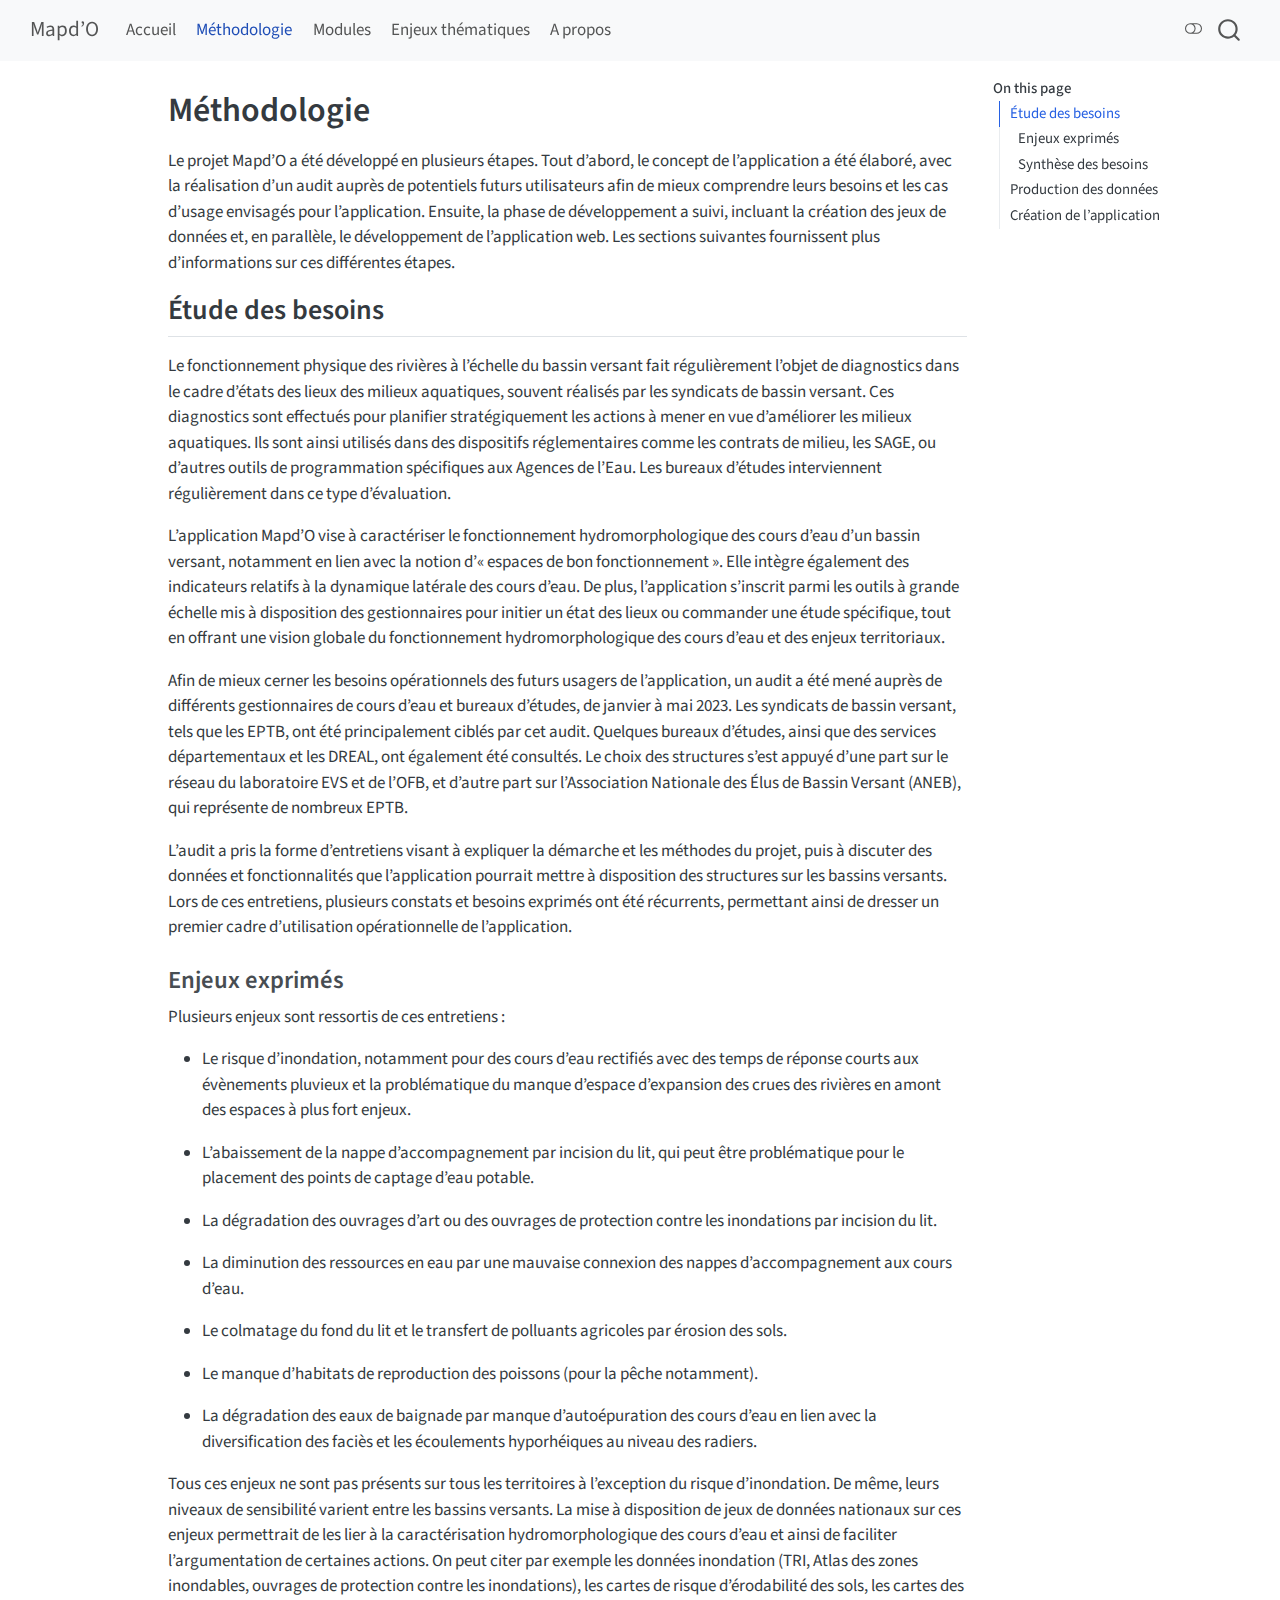
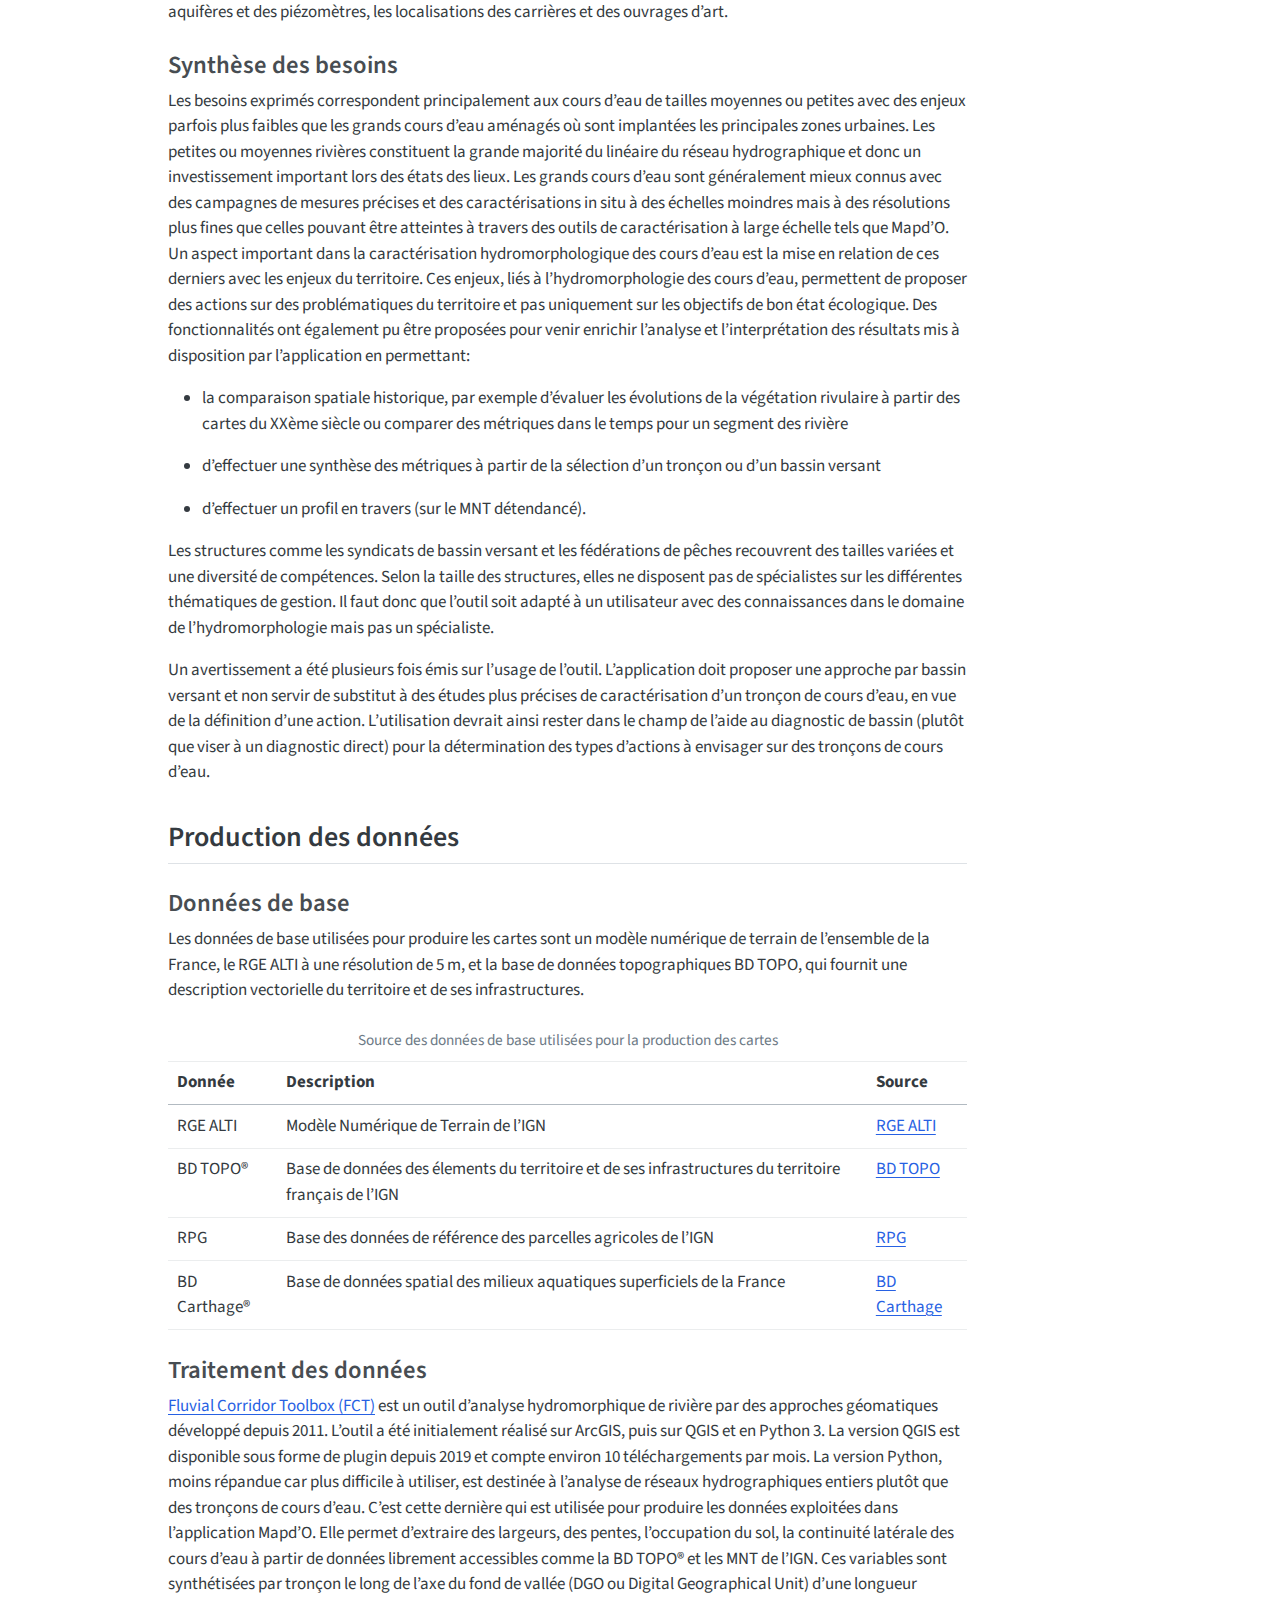
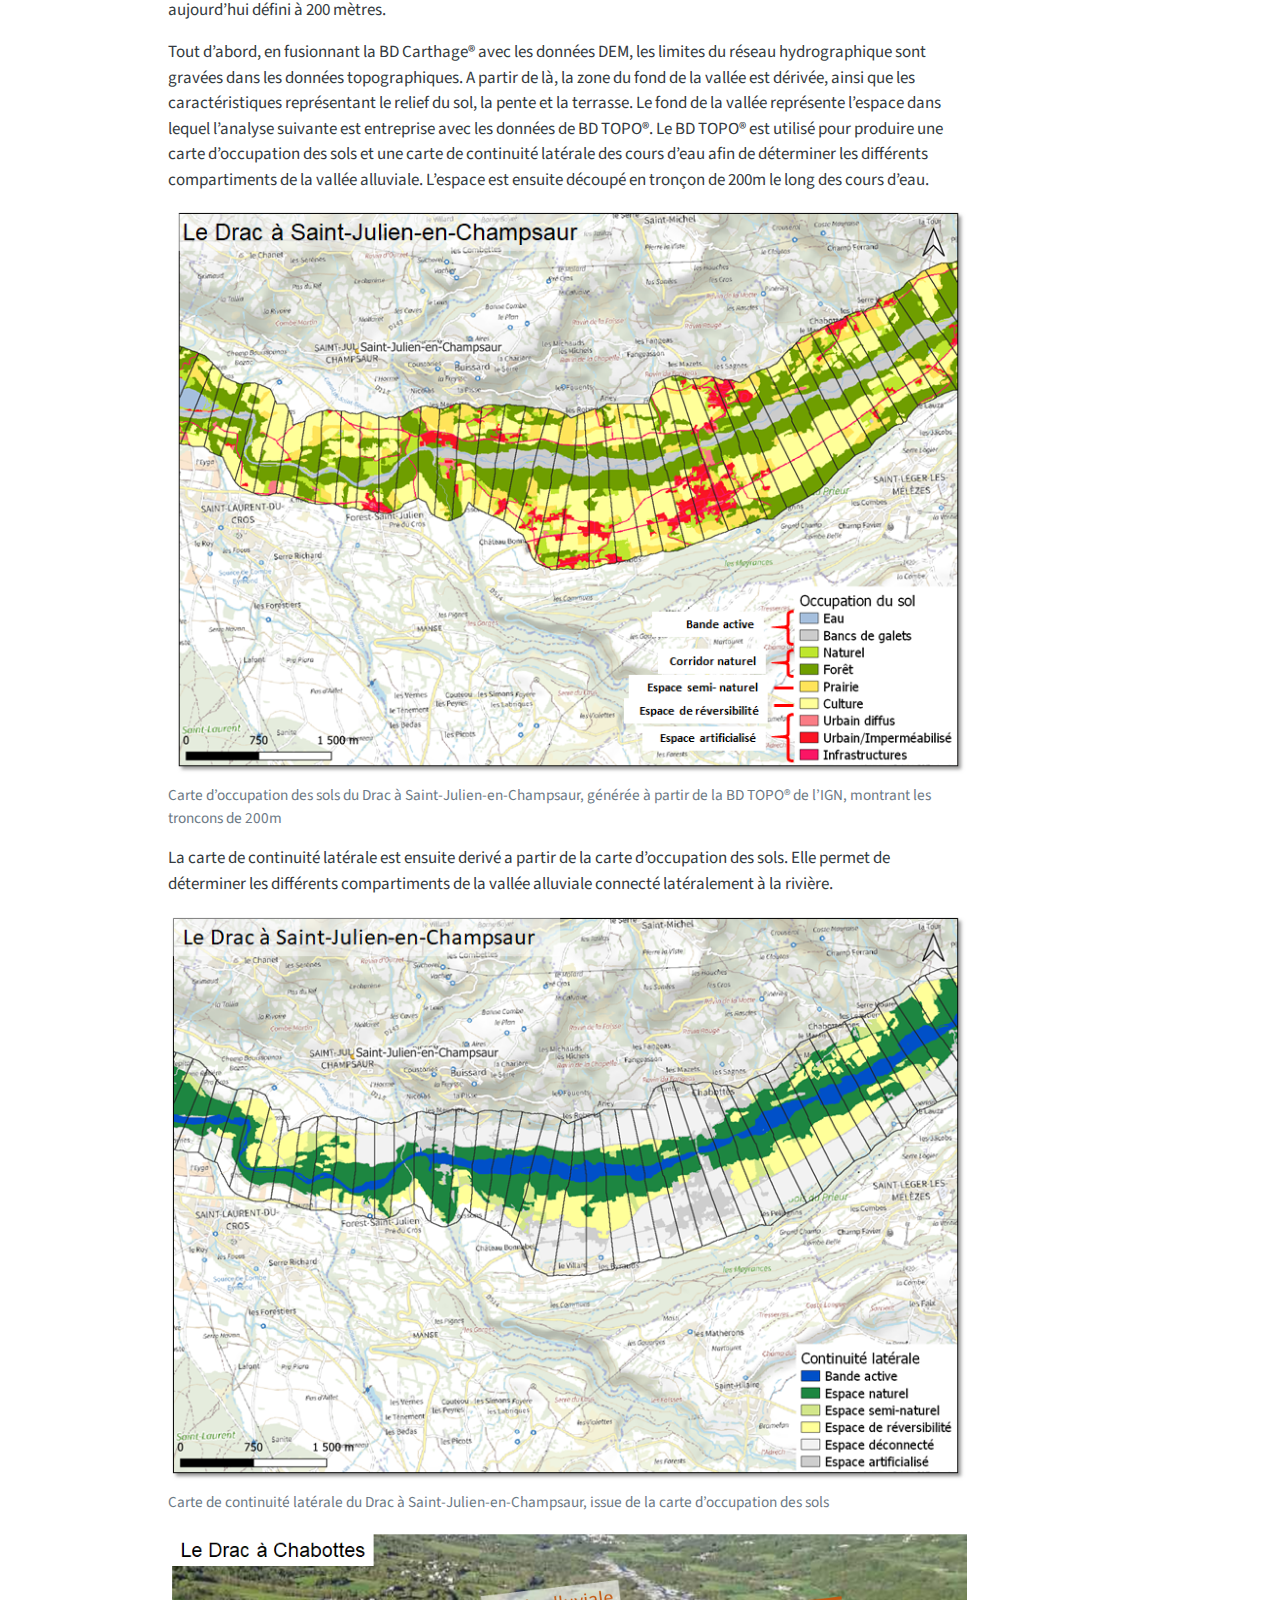
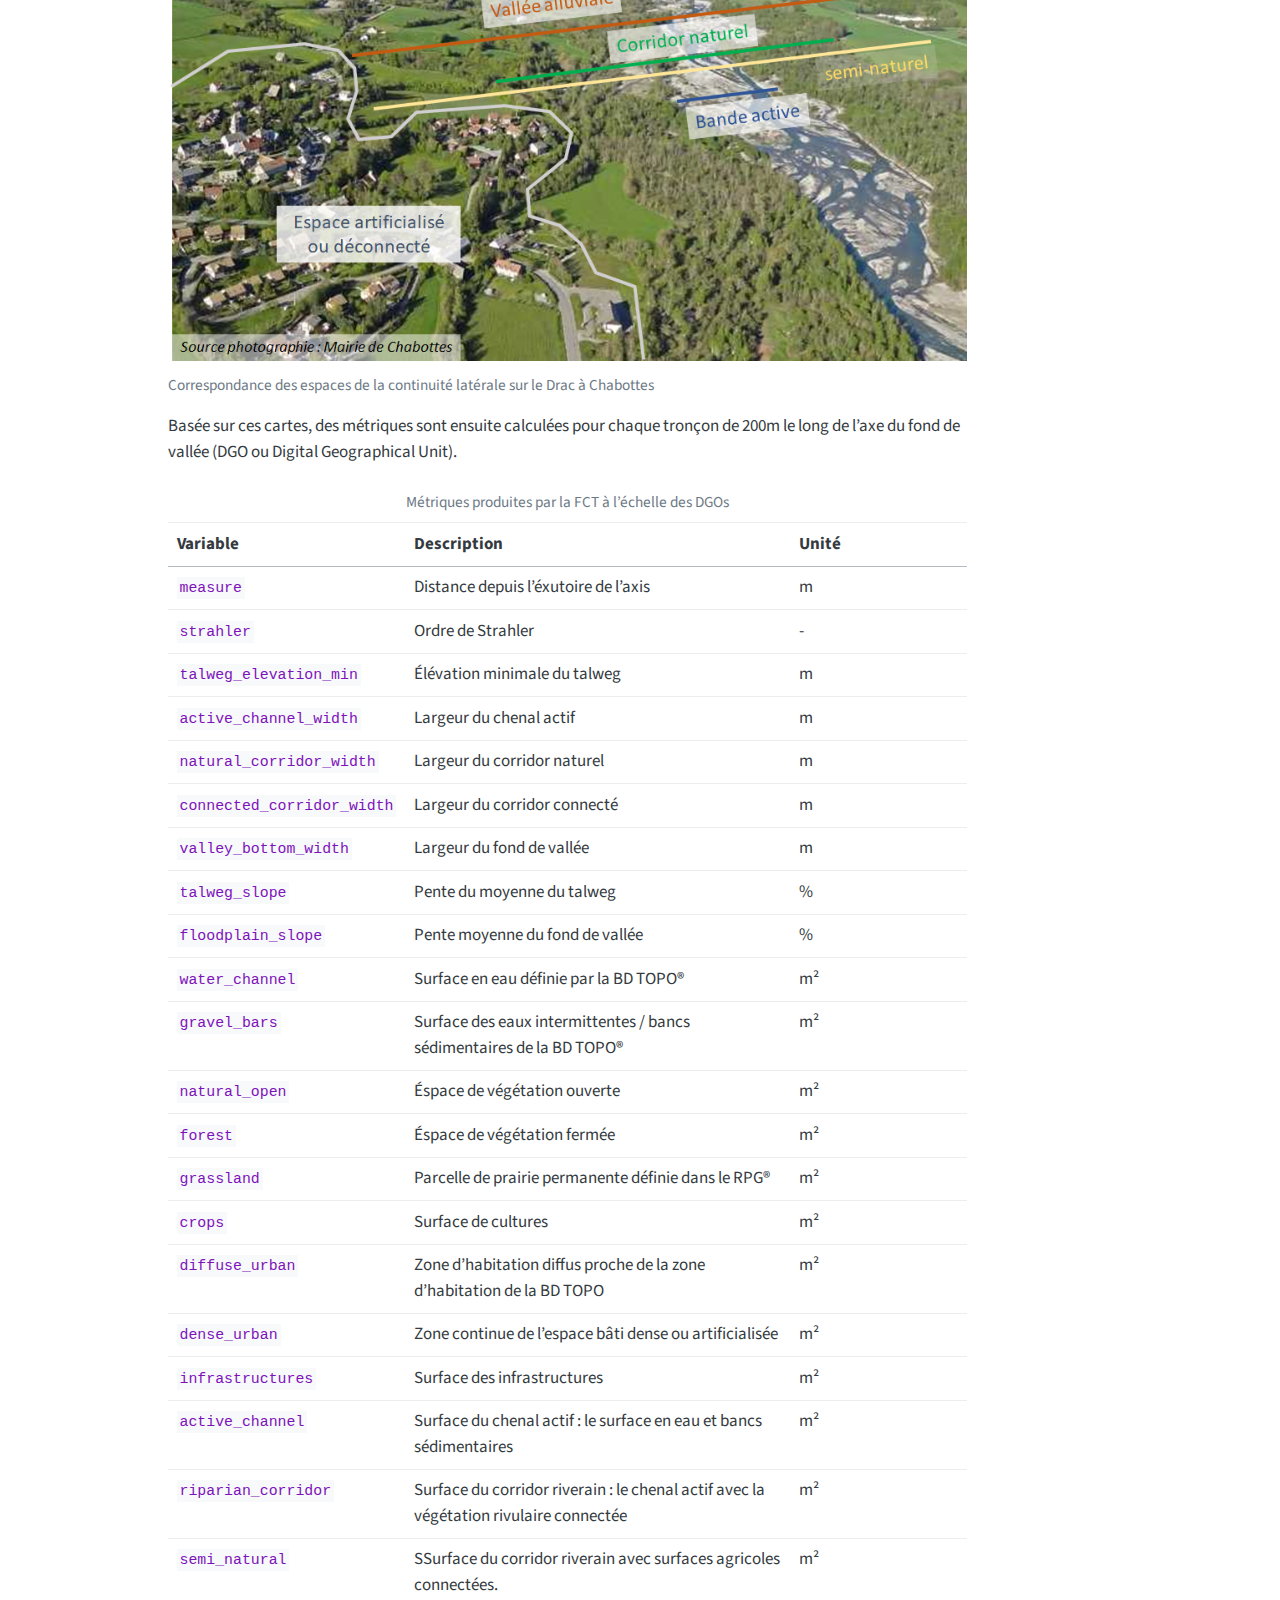
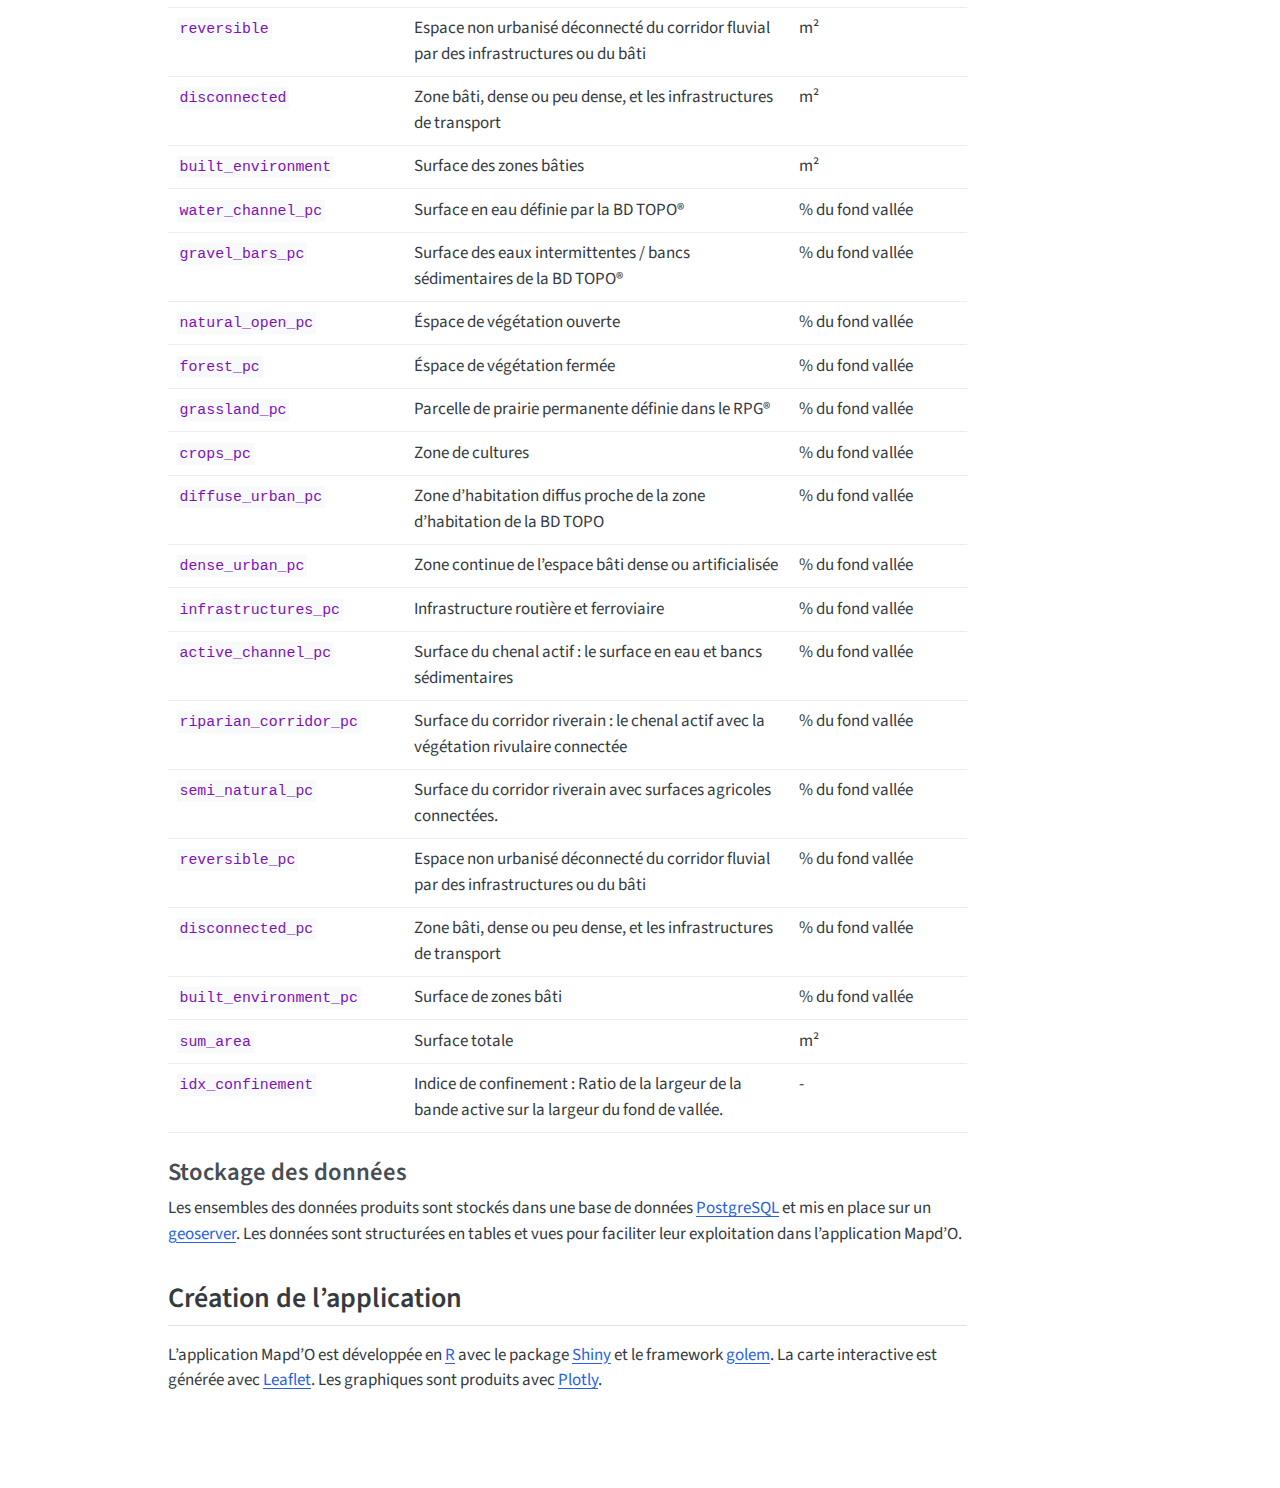
<file: methods.html>
<!DOCTYPE html>
<html xmlns="http://www.w3.org/1999/xhtml" lang="en" xml:lang="en"><head>

<meta charset="utf-8">
<meta name="generator" content="quarto-1.5.57">

<meta name="viewport" content="width=device-width, initial-scale=1.0, user-scalable=yes">


<title>Méthodologie – Mapd’O</title>
<style>
code{white-space: pre-wrap;}
span.smallcaps{font-variant: small-caps;}
div.columns{display: flex; gap: min(4vw, 1.5em);}
div.column{flex: auto; overflow-x: auto;}
div.hanging-indent{margin-left: 1.5em; text-indent: -1.5em;}
ul.task-list{list-style: none;}
ul.task-list li input[type="checkbox"] {
  width: 0.8em;
  margin: 0 0.8em 0.2em -1em; /* quarto-specific, see https://github.com/quarto-dev/quarto-cli/issues/4556 */ 
  vertical-align: middle;
}
</style>


<script src="site_libs/quarto-nav/quarto-nav.js"></script>
<script src="site_libs/quarto-nav/headroom.min.js"></script>
<script src="site_libs/clipboard/clipboard.min.js"></script>
<script src="site_libs/quarto-search/autocomplete.umd.js"></script>
<script src="site_libs/quarto-search/fuse.min.js"></script>
<script src="site_libs/quarto-search/quarto-search.js"></script>
<meta name="quarto:offset" content="./">
<script src="site_libs/quarto-html/quarto.js"></script>
<script src="site_libs/quarto-html/popper.min.js"></script>
<script src="site_libs/quarto-html/tippy.umd.min.js"></script>
<script src="site_libs/quarto-html/anchor.min.js"></script>
<link href="site_libs/quarto-html/tippy.css" rel="stylesheet">
<link href="site_libs/quarto-html/quarto-syntax-highlighting.css" rel="stylesheet" class="quarto-color-scheme" id="quarto-text-highlighting-styles">
<link href="site_libs/quarto-html/quarto-syntax-highlighting-dark.css" rel="prefetch" class="quarto-color-scheme quarto-color-alternate" id="quarto-text-highlighting-styles">
<script src="site_libs/bootstrap/bootstrap.min.js"></script>
<link href="site_libs/bootstrap/bootstrap-icons.css" rel="stylesheet">
<link href="site_libs/bootstrap/bootstrap.min.css" rel="stylesheet" class="quarto-color-scheme" id="quarto-bootstrap" data-mode="light">
<link href="site_libs/bootstrap/bootstrap-dark.min.css" rel="prefetch" class="quarto-color-scheme quarto-color-alternate" id="quarto-bootstrap" data-mode="dark">
<script id="quarto-search-options" type="application/json">{
  "location": "navbar",
  "copy-button": false,
  "collapse-after": 3,
  "panel-placement": "end",
  "type": "overlay",
  "limit": 50,
  "keyboard-shortcut": [
    "f",
    "/",
    "s"
  ],
  "show-item-context": false,
  "language": {
    "search-no-results-text": "No results",
    "search-matching-documents-text": "matching documents",
    "search-copy-link-title": "Copy link to search",
    "search-hide-matches-text": "Hide additional matches",
    "search-more-match-text": "more match in this document",
    "search-more-matches-text": "more matches in this document",
    "search-clear-button-title": "Clear",
    "search-text-placeholder": "",
    "search-detached-cancel-button-title": "Cancel",
    "search-submit-button-title": "Submit",
    "search-label": "Search"
  }
}</script>


<link rel="stylesheet" href="styles.css">
</head>

<body class="nav-fixed">

<div id="quarto-search-results"></div>
  <header id="quarto-header" class="headroom fixed-top">
    <nav class="navbar navbar-expand-lg " data-bs-theme="dark">
      <div class="navbar-container container-fluid">
      <div class="navbar-brand-container mx-auto">
    <a class="navbar-brand" href="./index.html">
    <span class="navbar-title">Mapd’O</span>
    </a>
  </div>
            <div id="quarto-search" class="" title="Search"></div>
          <button class="navbar-toggler" type="button" data-bs-toggle="collapse" data-bs-target="#navbarCollapse" aria-controls="navbarCollapse" role="menu" aria-expanded="false" aria-label="Toggle navigation" onclick="if (window.quartoToggleHeadroom) { window.quartoToggleHeadroom(); }">
  <span class="navbar-toggler-icon"></span>
</button>
          <div class="collapse navbar-collapse" id="navbarCollapse">
            <ul class="navbar-nav navbar-nav-scroll me-auto">
  <li class="nav-item">
    <a class="nav-link" href="./index.html"> 
<span class="menu-text">Accueil</span></a>
  </li>  
  <li class="nav-item">
    <a class="nav-link active" href="./methods.html" aria-current="page"> 
<span class="menu-text">Méthodologie</span></a>
  </li>  
  <li class="nav-item">
    <a class="nav-link" href="./modules.html"> 
<span class="menu-text">Modules</span></a>
  </li>  
  <li class="nav-item">
    <a class="nav-link" href="./themes.html"> 
<span class="menu-text">Enjeux thématiques</span></a>
  </li>  
  <li class="nav-item">
    <a class="nav-link" href="./about.html"> 
<span class="menu-text">A propos</span></a>
  </li>  
</ul>
          </div> <!-- /navcollapse -->
            <div class="quarto-navbar-tools">
  <a href="" class="quarto-color-scheme-toggle quarto-navigation-tool  px-1" onclick="window.quartoToggleColorScheme(); return false;" title="Toggle dark mode"><i class="bi"></i></a>
</div>
      </div> <!-- /container-fluid -->
    </nav>
</header>
<!-- content -->
<div id="quarto-content" class="quarto-container page-columns page-rows-contents page-layout-article page-navbar">
<!-- sidebar -->
<!-- margin-sidebar -->
    <div id="quarto-margin-sidebar" class="sidebar margin-sidebar">
        <nav id="TOC" role="doc-toc" class="toc-active">
    <h2 id="toc-title">On this page</h2>
   
  <ul>
  <li><a href="#étude-des-besoins" id="toc-étude-des-besoins" class="nav-link active" data-scroll-target="#étude-des-besoins">Étude des besoins</a>
  <ul class="collapse">
  <li><a href="#enjeux-exprimés" id="toc-enjeux-exprimés" class="nav-link" data-scroll-target="#enjeux-exprimés">Enjeux exprimés</a></li>
  <li><a href="#synthèse-des-besoins" id="toc-synthèse-des-besoins" class="nav-link" data-scroll-target="#synthèse-des-besoins">Synthèse des besoins</a></li>
  </ul></li>
  <li><a href="#production-des-données" id="toc-production-des-données" class="nav-link" data-scroll-target="#production-des-données">Production des données</a>
  <ul class="collapse">
  <li><a href="#données-de-base" id="toc-données-de-base" class="nav-link" data-scroll-target="#données-de-base">Données de base</a></li>
  <li><a href="#traitement-des-données" id="toc-traitement-des-données" class="nav-link" data-scroll-target="#traitement-des-données">Traitement des données</a></li>
  <li><a href="#stockage-des-données" id="toc-stockage-des-données" class="nav-link" data-scroll-target="#stockage-des-données">Stockage des données</a></li>
  </ul></li>
  <li><a href="#création-de-lapplication" id="toc-création-de-lapplication" class="nav-link" data-scroll-target="#création-de-lapplication">Création de l’application</a></li>
  </ul>
</nav>
    </div>
<!-- main -->
<main class="content" id="quarto-document-content">

<header id="title-block-header" class="quarto-title-block default">
<div class="quarto-title">
<h1 class="title">Méthodologie</h1>
</div>



<div class="quarto-title-meta">

    
  
    
  </div>
  


</header>


<p>Le projet Mapd’O a été développé en plusieurs étapes. Tout d’abord, le concept de l’application a été élaboré, avec la réalisation d’un audit auprès de potentiels futurs utilisateurs afin de mieux comprendre leurs besoins et les cas d’usage envisagés pour l’application. Ensuite, la phase de développement a suivi, incluant la création des jeux de données et, en parallèle, le développement de l’application web. Les sections suivantes fournissent plus d’informations sur ces différentes étapes.</p>
<section id="étude-des-besoins" class="level2">
<h2 class="anchored" data-anchor-id="étude-des-besoins">Étude des besoins</h2>
<p>Le fonctionnement physique des rivières à l’échelle du bassin versant fait régulièrement l’objet de diagnostics dans le cadre d’états des lieux des milieux aquatiques, souvent réalisés par les syndicats de bassin versant. Ces diagnostics sont effectués pour planifier stratégiquement les actions à mener en vue d’améliorer les milieux aquatiques. Ils sont ainsi utilisés dans des dispositifs réglementaires comme les contrats de milieu, les SAGE, ou d’autres outils de programmation spécifiques aux Agences de l’Eau. Les bureaux d’études interviennent régulièrement dans ce type d’évaluation.</p>
<p>L’application Mapd’O vise à caractériser le fonctionnement hydromorphologique des cours d’eau d’un bassin versant, notamment en lien avec la notion d’« espaces de bon fonctionnement ». Elle intègre également des indicateurs relatifs à la dynamique latérale des cours d’eau. De plus, l’application s’inscrit parmi les outils à grande échelle mis à disposition des gestionnaires pour initier un état des lieux ou commander une étude spécifique, tout en offrant une vision globale du fonctionnement hydromorphologique des cours d’eau et des enjeux territoriaux.</p>
<p>Afin de mieux cerner les besoins opérationnels des futurs usagers de l’application, un audit a été mené auprès de différents gestionnaires de cours d’eau et bureaux d’études, de janvier à mai 2023. Les syndicats de bassin versant, tels que les EPTB, ont été principalement ciblés par cet audit. Quelques bureaux d’études, ainsi que des services départementaux et les DREAL, ont également été consultés. Le choix des structures s’est appuyé d’une part sur le réseau du laboratoire EVS et de l’OFB, et d’autre part sur l’Association Nationale des Élus de Bassin Versant (ANEB), qui représente de nombreux EPTB.</p>
<p>L’audit a pris la forme d’entretiens visant à expliquer la démarche et les méthodes du projet, puis à discuter des données et fonctionnalités que l’application pourrait mettre à disposition des structures sur les bassins versants. Lors de ces entretiens, plusieurs constats et besoins exprimés ont été récurrents, permettant ainsi de dresser un premier cadre d’utilisation opérationnelle de l’application.</p>
<section id="enjeux-exprimés" class="level3">
<h3 class="anchored" data-anchor-id="enjeux-exprimés">Enjeux exprimés</h3>
<p>Plusieurs enjeux sont ressortis de ces entretiens :</p>
<ul>
<li><p>Le risque d’inondation, notamment pour des cours d’eau rectifiés avec des temps de réponse courts aux évènements pluvieux et la problématique du manque d’espace d’expansion des crues des rivières en amont des espaces à plus fort enjeux.</p></li>
<li><p>L’abaissement de la nappe d’accompagnement par incision du lit, qui peut être problématique pour le placement des points de captage d’eau potable.</p></li>
<li><p>La dégradation des ouvrages d’art ou des ouvrages de protection contre les inondations par incision du lit.</p></li>
<li><p>La diminution des ressources en eau par une mauvaise connexion des nappes d’accompagnement aux cours d’eau.</p></li>
<li><p>Le colmatage du fond du lit et le transfert de polluants agricoles par érosion des sols.</p></li>
<li><p>Le manque d’habitats de reproduction des poissons (pour la pêche notamment).</p></li>
<li><p>La dégradation des eaux de baignade par manque d’autoépuration des cours d’eau en lien avec la diversification des faciès et les écoulements hyporhéiques au niveau des radiers.</p></li>
</ul>
<p>Tous ces enjeux ne sont pas présents sur tous les territoires à l’exception du risque d’inondation. De même, leurs niveaux de sensibilité varient entre les bassins versants. La mise à disposition de jeux de données nationaux sur ces enjeux permettrait de les lier à la caractérisation hydromorphologique des cours d’eau et ainsi de faciliter l’argumentation de certaines actions. On peut citer par exemple les données inondation (TRI, Atlas des zones inondables, ouvrages de protection contre les inondations), les cartes de risque d’érodabilité des sols, les cartes des aquifères et des piézomètres, les localisations des carrières et des ouvrages d’art.</p>
</section>
<section id="synthèse-des-besoins" class="level3">
<h3 class="anchored" data-anchor-id="synthèse-des-besoins">Synthèse des besoins</h3>
<p>Les besoins exprimés correspondent principalement aux cours d’eau de tailles moyennes ou petites avec des enjeux parfois plus faibles que les grands cours d’eau aménagés où sont implantées les principales zones urbaines. Les petites ou moyennes rivières constituent la grande majorité du linéaire du réseau hydrographique et donc un investissement important lors des états des lieux. Les grands cours d’eau sont généralement mieux connus avec des campagnes de mesures précises et des caractérisations in situ à des échelles moindres mais à des résolutions plus fines que celles pouvant être atteintes à travers des outils de caractérisation à large échelle tels que Mapd’O. Un aspect important dans la caractérisation hydromorphologique des cours d’eau est la mise en relation de ces derniers avec les enjeux du territoire. Ces enjeux, liés à l’hydromorphologie des cours d’eau, permettent de proposer des actions sur des problématiques du territoire et pas uniquement sur les objectifs de bon état écologique. Des fonctionnalités ont également pu être proposées pour venir enrichir l’analyse et l’interprétation des résultats mis à disposition par l’application en permettant:</p>
<ul>
<li><p>la comparaison spatiale historique, par exemple d’évaluer les évolutions de la végétation rivulaire à partir des cartes du XXème siècle ou comparer des métriques dans le temps pour un segment des rivière</p></li>
<li><p>d’effectuer une synthèse des métriques à partir de la sélection d’un tronçon ou d’un bassin versant</p></li>
<li><p>d’effectuer un profil en travers (sur le MNT détendancé).</p></li>
</ul>
<p>Les structures comme les syndicats de bassin versant et les fédérations de pêches recouvrent des tailles variées et une diversité de compétences. Selon la taille des structures, elles ne disposent pas de spécialistes sur les différentes thématiques de gestion. Il faut donc que l’outil soit adapté à un utilisateur avec des connaissances dans le domaine de l’hydromorphologie mais pas un spécialiste.</p>
<p>Un avertissement a été plusieurs fois émis sur l’usage de l’outil. L’application doit proposer une approche par bassin versant et non servir de substitut à des études plus précises de caractérisation d’un tronçon de cours d’eau, en vue de la définition d’une action. L’utilisation devrait ainsi rester dans le champ de l’aide au diagnostic de bassin (plutôt que viser à un diagnostic direct) pour la détermination des types d’actions à envisager sur des tronçons de cours d’eau.</p>
</section>
</section>
<section id="production-des-données" class="level2">
<h2 class="anchored" data-anchor-id="production-des-données">Production des données</h2>
<section id="données-de-base" class="level3">
<h3 class="anchored" data-anchor-id="données-de-base">Données de base</h3>
<p>Les données de base utilisées pour produire les cartes sont un modèle numérique de terrain de l’ensemble de la France, le RGE ALTI à une résolution de 5 m, et la base de données topographiques BD TOPO, qui fournit une description vectorielle du territoire et de ses infrastructures.</p>
<table class="caption-top table">
<caption>Source des données de base utilisées pour la production des cartes</caption>
<thead>
<tr class="header">
<th>Donnée</th>
<th>Description</th>
<th>Source</th>
</tr>
</thead>
<tbody>
<tr class="odd">
<td>RGE ALTI</td>
<td>Modèle Numérique de Terrain de l’IGN</td>
<td><a href="https://geoservices.ign.fr/rgealti">RGE ALTI</a></td>
</tr>
<tr class="even">
<td>BD TOPO®</td>
<td>Base de données des élements du territoire et de ses infrastructures du territoire français de l’IGN</td>
<td><a href="https://geoservices.ign.fr/bdtopo">BD TOPO</a></td>
</tr>
<tr class="odd">
<td>RPG</td>
<td>Base des données de référence des parcelles agricoles de l’IGN</td>
<td><a href="https://geoservices.ign.fr/rpg" title="https://geoservices.ign.fr/rpg">RPG</a></td>
</tr>
<tr class="even">
<td>BD Carthage®</td>
<td>Base de données spatial des milieux aquatiques superficiels de la France&nbsp;</td>
<td><a href="https://www.data.gouv.fr/fr/datasets/bd-carthage-r/" title="https://www.data.gouv.fr/fr/datasets/bd-carthage-r/">BD Carthage</a></td>
</tr>
</tbody>
</table>
</section>
<section id="traitement-des-données" class="level3">
<h3 class="anchored" data-anchor-id="traitement-des-données">Traitement des données</h3>
<p><a href="https://tramebleue.github.io/fct-cli/">Fluvial Corridor Toolbox (FCT)</a> est un outil d’analyse hydromorphique de rivière par des approches géomatiques développé depuis 2011. L’outil a été initialement réalisé sur ArcGIS, puis sur QGIS et en Python 3. La version QGIS est disponible sous forme de plugin depuis 2019 et compte environ 10 téléchargements par mois. La version Python, moins répandue car plus difficile à utiliser, est destinée à l’analyse de réseaux hydrographiques entiers plutôt que des tronçons de cours d’eau. C’est cette dernière qui est utilisée pour produire les données exploitées dans l’application Mapd’O. Elle permet d’extraire des largeurs, des pentes, l’occupation du sol, la continuité latérale des cours d’eau à partir de données librement accessibles comme la BD TOPO® et les MNT de l’IGN. Ces variables sont synthétisées par tronçon le long de l’axe du fond de vallée (DGO ou Digital Geographical Unit) d’une longueur aujourd’hui défini à 200 mètres.</p>
<p>Tout d’abord, en fusionnant la BD Carthage® avec les données DEM, les limites du réseau hydrographique sont gravées dans les données topographiques. A partir de là, la zone du fond de la vallée est dérivée, ainsi que les caractéristiques représentant le relief du sol, la pente et la terrasse. Le fond de la vallée représente l’espace dans lequel l’analyse suivante est entreprise avec les données de BD TOPO®. Le BD TOPO® est utilisé pour produire une carte d’occupation des sols et une carte de continuité latérale des cours d’eau afin de déterminer les différents compartiments de la vallée alluviale. L’espace est ensuite découpé en tronçon de 200m le long des cours d’eau.</p>
<div class="quarto-figure quarto-figure-center">
<figure class="figure">
<p><img src="images/methods/fct_landuse_ex.png" class="img-fluid figure-img" alt="Carte d’occupation des sols générée à partir de la BD TOPO® de l’IGN"></p>
<figcaption>Carte d’occupation des sols du Drac à Saint-Julien-en-Champsaur, générée à partir de la BD TOPO® de l’IGN, montrant les troncons de 200m</figcaption>
</figure>
</div>
<p>La carte de continuité latérale est ensuite derivé a partir de la carte d’occupation des sols. Elle permet de déterminer les différents compartiments de la vallée alluviale connecté latéralement à la rivière.</p>
<div class="quarto-figure quarto-figure-center">
<figure class="figure">
<p><img src="images/methods/ftc_continuity_ex.png" class="img-fluid figure-img"></p>
<figcaption>Carte de continuité latérale du Drac à Saint-Julien-en-Champsaur, issue de la carte d’occupation des sols</figcaption>
</figure>
</div>
<div class="quarto-figure quarto-figure-center">
<figure class="figure">
<p><img src="images/methods/ftc_photo_ex.png" class="img-fluid figure-img"></p>
<figcaption>Correspondance des espaces de la continuité latérale sur le Drac à Chabottes</figcaption>
</figure>
</div>
<p>Basée sur ces cartes, des métriques sont ensuite calculées pour chaque tronçon de 200m le long de l’axe du fond de vallée (DGO ou Digital Geographical Unit).</p>
<table class="caption-top table">
<caption>Métriques produites par la FCT à l’échelle des DGOs</caption>
<colgroup>
<col style="width: 29%">
<col style="width: 48%">
<col style="width: 22%">
</colgroup>
<thead>
<tr class="header">
<th>Variable</th>
<th>Description</th>
<th>Unité</th>
</tr>
</thead>
<tbody>
<tr class="odd">
<td><code>measure</code></td>
<td>Distance depuis l’éxutoire de l’axis</td>
<td>m</td>
</tr>
<tr class="even">
<td><code>strahler</code></td>
<td>Ordre de Strahler</td>
<td>-</td>
</tr>
<tr class="odd">
<td><code>talweg_elevation_min</code></td>
<td>Élévation minimale du talweg</td>
<td>m</td>
</tr>
<tr class="even">
<td><code>active_channel_width</code></td>
<td>Largeur du chenal actif</td>
<td>m</td>
</tr>
<tr class="odd">
<td><code>natural_corridor_width</code></td>
<td>Largeur du corridor naturel</td>
<td>m</td>
</tr>
<tr class="even">
<td><code>connected_corridor_width</code></td>
<td>Largeur du corridor connecté</td>
<td>m</td>
</tr>
<tr class="odd">
<td><code>valley_bottom_width</code></td>
<td>Largeur du fond de vallée</td>
<td>m</td>
</tr>
<tr class="even">
<td><code>talweg_slope</code></td>
<td>Pente du moyenne du talweg</td>
<td>%</td>
</tr>
<tr class="odd">
<td><code>floodplain_slope</code></td>
<td>Pente moyenne du fond de vallée</td>
<td>%</td>
</tr>
<tr class="even">
<td><code>water_channel</code></td>
<td>Surface en eau définie par la BD TOPO®</td>
<td>m²</td>
</tr>
<tr class="odd">
<td><code>gravel_bars</code></td>
<td>Surface des eaux intermittentes / bancs sédimentaires de la BD TOPO®</td>
<td>m²</td>
</tr>
<tr class="even">
<td><code>natural_open</code></td>
<td>Éspace de végétation ouverte</td>
<td>m²</td>
</tr>
<tr class="odd">
<td><code>forest</code></td>
<td>Éspace de végétation fermée</td>
<td>m²</td>
</tr>
<tr class="even">
<td><code>grassland</code></td>
<td>Parcelle de prairie permanente définie dans le RPG®</td>
<td>m²</td>
</tr>
<tr class="odd">
<td><code>crops</code></td>
<td>Surface de cultures</td>
<td>m²</td>
</tr>
<tr class="even">
<td><code>diffuse_urban</code></td>
<td>Zone d’habitation diffus proche de la zone d’habitation de la BD TOPO</td>
<td>m²</td>
</tr>
<tr class="odd">
<td><code>dense_urban</code></td>
<td>Zone continue de l’espace bâti dense ou artificialisée</td>
<td>m²</td>
</tr>
<tr class="even">
<td><code>infrastructures</code></td>
<td>Surface des infrastructures</td>
<td>m²</td>
</tr>
<tr class="odd">
<td><code>active_channel</code></td>
<td>Surface du chenal actif : le surface en eau et bancs sédimentaires</td>
<td>m²</td>
</tr>
<tr class="even">
<td><code>riparian_corridor</code></td>
<td>Surface du corridor riverain : le chenal actif avec la végétation rivulaire connectée</td>
<td>m²</td>
</tr>
<tr class="odd">
<td><code>semi_natural</code></td>
<td>SSurface du corridor riverain avec surfaces agricoles connectées.</td>
<td>m²</td>
</tr>
<tr class="even">
<td><code>reversible</code></td>
<td>Espace non urbanisé déconnecté du corridor fluvial par des infrastructures ou du bâti</td>
<td>m²</td>
</tr>
<tr class="odd">
<td><code>disconnected</code></td>
<td>Zone bâti, dense ou peu dense, et les infrastructures de transport</td>
<td>m²</td>
</tr>
<tr class="even">
<td><code>built_environment</code></td>
<td>Surface des zones bâties</td>
<td>m²</td>
</tr>
<tr class="odd">
<td><code>water_channel_pc</code></td>
<td>Surface en eau définie par la BD TOPO®</td>
<td>% du fond vallée</td>
</tr>
<tr class="even">
<td><code>gravel_bars_pc</code></td>
<td>Surface des eaux intermittentes / bancs sédimentaires de la BD TOPO®</td>
<td>% du fond vallée</td>
</tr>
<tr class="odd">
<td><code>natural_open_pc</code></td>
<td>Éspace de végétation ouverte</td>
<td>% du fond vallée</td>
</tr>
<tr class="even">
<td><code>forest_pc</code></td>
<td>Éspace de végétation fermée</td>
<td>% du fond vallée</td>
</tr>
<tr class="odd">
<td><code>grassland_pc</code></td>
<td>Parcelle de prairie permanente définie dans le RPG®</td>
<td>% du fond vallée</td>
</tr>
<tr class="even">
<td><code>crops_pc</code></td>
<td>Zone de cultures</td>
<td>% du fond vallée</td>
</tr>
<tr class="odd">
<td><code>diffuse_urban_pc</code></td>
<td>Zone d’habitation diffus proche de la zone d’habitation de la BD TOPO</td>
<td>% du fond vallée</td>
</tr>
<tr class="even">
<td><code>dense_urban_pc</code></td>
<td>Zone continue de l’espace bâti dense ou artificialisée</td>
<td>% du fond vallée</td>
</tr>
<tr class="odd">
<td><code>infrastructures_pc</code></td>
<td>Infrastructure routière et ferroviaire</td>
<td>% du fond vallée</td>
</tr>
<tr class="even">
<td><code>active_channel_pc</code></td>
<td>Surface du chenal actif : le surface en eau et bancs sédimentaires</td>
<td>% du fond vallée</td>
</tr>
<tr class="odd">
<td><code>riparian_corridor_pc</code></td>
<td>Surface du corridor riverain : le chenal actif avec la végétation rivulaire connectée</td>
<td>% du fond vallée</td>
</tr>
<tr class="even">
<td><code>semi_natural_pc</code></td>
<td>Surface du corridor riverain avec surfaces agricoles connectées.</td>
<td>% du fond vallée</td>
</tr>
<tr class="odd">
<td><code>reversible_pc</code></td>
<td>Espace non urbanisé déconnecté du corridor fluvial par des infrastructures ou du bâti</td>
<td>% du fond vallée</td>
</tr>
<tr class="even">
<td><code>disconnected_pc</code></td>
<td>Zone bâti, dense ou peu dense, et les infrastructures de transport</td>
<td>% du fond vallée</td>
</tr>
<tr class="odd">
<td><code>built_environment_pc</code></td>
<td>Surface de zones bâti</td>
<td>% du fond vallée</td>
</tr>
<tr class="even">
<td><code>sum_area</code></td>
<td>Surface totale</td>
<td>m²</td>
</tr>
<tr class="odd">
<td><code>idx_confinement</code></td>
<td>Indice de confinement : Ratio de la largeur de la bande active sur la largeur du fond de vallée.</td>
<td>-</td>
</tr>
</tbody>
</table>
</section>
<section id="stockage-des-données" class="level3">
<h3 class="anchored" data-anchor-id="stockage-des-données">Stockage des données</h3>
<p>Les ensembles des données produits sont stockés dans une base de données <a href="https://www.postgresql.org/">PostgreSQL</a> et mis en place sur un <a href="https://geoserver.org/">geoserver</a>. Les données sont structurées en tables et vues pour faciliter leur exploitation dans l’application Mapd’O.</p>
</section>
</section>
<section id="création-de-lapplication" class="level2">
<h2 class="anchored" data-anchor-id="création-de-lapplication">Création de l’application</h2>
<p>L’application Mapd’O est développée en <a href="https://www.r-project.org/">R</a> avec le package <a href="https://shiny.rstudio.com/">Shiny</a> et le framework <a href="https://thinkr-open.github.io/golem/">golem</a>. La carte interactive est générée avec <a href="https://rstudio.github.io/leaflet/">Leaflet</a>. Les graphiques sont produits avec <a href="https://plotly.com/r/">Plotly</a>.</p>


</section>

</main> <!-- /main -->
<script id="quarto-html-after-body" type="application/javascript">
window.document.addEventListener("DOMContentLoaded", function (event) {
  const toggleBodyColorMode = (bsSheetEl) => {
    const mode = bsSheetEl.getAttribute("data-mode");
    const bodyEl = window.document.querySelector("body");
    if (mode === "dark") {
      bodyEl.classList.add("quarto-dark");
      bodyEl.classList.remove("quarto-light");
    } else {
      bodyEl.classList.add("quarto-light");
      bodyEl.classList.remove("quarto-dark");
    }
  }
  const toggleBodyColorPrimary = () => {
    const bsSheetEl = window.document.querySelector("link#quarto-bootstrap");
    if (bsSheetEl) {
      toggleBodyColorMode(bsSheetEl);
    }
  }
  toggleBodyColorPrimary();  
  const disableStylesheet = (stylesheets) => {
    for (let i=0; i < stylesheets.length; i++) {
      const stylesheet = stylesheets[i];
      stylesheet.rel = 'prefetch';
    }
  }
  const enableStylesheet = (stylesheets) => {
    for (let i=0; i < stylesheets.length; i++) {
      const stylesheet = stylesheets[i];
      stylesheet.rel = 'stylesheet';
    }
  }
  const manageTransitions = (selector, allowTransitions) => {
    const els = window.document.querySelectorAll(selector);
    for (let i=0; i < els.length; i++) {
      const el = els[i];
      if (allowTransitions) {
        el.classList.remove('notransition');
      } else {
        el.classList.add('notransition');
      }
    }
  }
  const toggleGiscusIfUsed = (isAlternate, darkModeDefault) => {
    const baseTheme = document.querySelector('#giscus-base-theme')?.value ?? 'light';
    const alternateTheme = document.querySelector('#giscus-alt-theme')?.value ?? 'dark';
    let newTheme = '';
    if(darkModeDefault) {
      newTheme = isAlternate ? baseTheme : alternateTheme;
    } else {
      newTheme = isAlternate ? alternateTheme : baseTheme;
    }
    const changeGiscusTheme = () => {
      // From: https://github.com/giscus/giscus/issues/336
      const sendMessage = (message) => {
        const iframe = document.querySelector('iframe.giscus-frame');
        if (!iframe) return;
        iframe.contentWindow.postMessage({ giscus: message }, 'https://giscus.app');
      }
      sendMessage({
        setConfig: {
          theme: newTheme
        }
      });
    }
    const isGiscussLoaded = window.document.querySelector('iframe.giscus-frame') !== null;
    if (isGiscussLoaded) {
      changeGiscusTheme();
    }
  }
  const toggleColorMode = (alternate) => {
    // Switch the stylesheets
    const alternateStylesheets = window.document.querySelectorAll('link.quarto-color-scheme.quarto-color-alternate');
    manageTransitions('#quarto-margin-sidebar .nav-link', false);
    if (alternate) {
      enableStylesheet(alternateStylesheets);
      for (const sheetNode of alternateStylesheets) {
        if (sheetNode.id === "quarto-bootstrap") {
          toggleBodyColorMode(sheetNode);
        }
      }
    } else {
      disableStylesheet(alternateStylesheets);
      toggleBodyColorPrimary();
    }
    manageTransitions('#quarto-margin-sidebar .nav-link', true);
    // Switch the toggles
    const toggles = window.document.querySelectorAll('.quarto-color-scheme-toggle');
    for (let i=0; i < toggles.length; i++) {
      const toggle = toggles[i];
      if (toggle) {
        if (alternate) {
          toggle.classList.add("alternate");     
        } else {
          toggle.classList.remove("alternate");
        }
      }
    }
    // Hack to workaround the fact that safari doesn't
    // properly recolor the scrollbar when toggling (#1455)
    if (navigator.userAgent.indexOf('Safari') > 0 && navigator.userAgent.indexOf('Chrome') == -1) {
      manageTransitions("body", false);
      window.scrollTo(0, 1);
      setTimeout(() => {
        window.scrollTo(0, 0);
        manageTransitions("body", true);
      }, 40);  
    }
  }
  const isFileUrl = () => { 
    return window.location.protocol === 'file:';
  }
  const hasAlternateSentinel = () => {  
    let styleSentinel = getColorSchemeSentinel();
    if (styleSentinel !== null) {
      return styleSentinel === "alternate";
    } else {
      return false;
    }
  }
  const setStyleSentinel = (alternate) => {
    const value = alternate ? "alternate" : "default";
    if (!isFileUrl()) {
      window.localStorage.setItem("quarto-color-scheme", value);
    } else {
      localAlternateSentinel = value;
    }
  }
  const getColorSchemeSentinel = () => {
    if (!isFileUrl()) {
      const storageValue = window.localStorage.getItem("quarto-color-scheme");
      return storageValue != null ? storageValue : localAlternateSentinel;
    } else {
      return localAlternateSentinel;
    }
  }
  const darkModeDefault = false;
  let localAlternateSentinel = darkModeDefault ? 'alternate' : 'default';
  // Dark / light mode switch
  window.quartoToggleColorScheme = () => {
    // Read the current dark / light value 
    let toAlternate = !hasAlternateSentinel();
    toggleColorMode(toAlternate);
    setStyleSentinel(toAlternate);
    toggleGiscusIfUsed(toAlternate, darkModeDefault);
  };
  // Ensure there is a toggle, if there isn't float one in the top right
  if (window.document.querySelector('.quarto-color-scheme-toggle') === null) {
    const a = window.document.createElement('a');
    a.classList.add('top-right');
    a.classList.add('quarto-color-scheme-toggle');
    a.href = "";
    a.onclick = function() { try { window.quartoToggleColorScheme(); } catch {} return false; };
    const i = window.document.createElement("i");
    i.classList.add('bi');
    a.appendChild(i);
    window.document.body.appendChild(a);
  }
  // Switch to dark mode if need be
  if (hasAlternateSentinel()) {
    toggleColorMode(true);
  } else {
    toggleColorMode(false);
  }
  const icon = "";
  const anchorJS = new window.AnchorJS();
  anchorJS.options = {
    placement: 'right',
    icon: icon
  };
  anchorJS.add('.anchored');
  const isCodeAnnotation = (el) => {
    for (const clz of el.classList) {
      if (clz.startsWith('code-annotation-')) {                     
        return true;
      }
    }
    return false;
  }
  const onCopySuccess = function(e) {
    // button target
    const button = e.trigger;
    // don't keep focus
    button.blur();
    // flash "checked"
    button.classList.add('code-copy-button-checked');
    var currentTitle = button.getAttribute("title");
    button.setAttribute("title", "Copied!");
    let tooltip;
    if (window.bootstrap) {
      button.setAttribute("data-bs-toggle", "tooltip");
      button.setAttribute("data-bs-placement", "left");
      button.setAttribute("data-bs-title", "Copied!");
      tooltip = new bootstrap.Tooltip(button, 
        { trigger: "manual", 
          customClass: "code-copy-button-tooltip",
          offset: [0, -8]});
      tooltip.show();    
    }
    setTimeout(function() {
      if (tooltip) {
        tooltip.hide();
        button.removeAttribute("data-bs-title");
        button.removeAttribute("data-bs-toggle");
        button.removeAttribute("data-bs-placement");
      }
      button.setAttribute("title", currentTitle);
      button.classList.remove('code-copy-button-checked');
    }, 1000);
    // clear code selection
    e.clearSelection();
  }
  const getTextToCopy = function(trigger) {
      const codeEl = trigger.previousElementSibling.cloneNode(true);
      for (const childEl of codeEl.children) {
        if (isCodeAnnotation(childEl)) {
          childEl.remove();
        }
      }
      return codeEl.innerText;
  }
  const clipboard = new window.ClipboardJS('.code-copy-button:not([data-in-quarto-modal])', {
    text: getTextToCopy
  });
  clipboard.on('success', onCopySuccess);
  if (window.document.getElementById('quarto-embedded-source-code-modal')) {
    // For code content inside modals, clipBoardJS needs to be initialized with a container option
    // TODO: Check when it could be a function (https://github.com/zenorocha/clipboard.js/issues/860)
    const clipboardModal = new window.ClipboardJS('.code-copy-button[data-in-quarto-modal]', {
      text: getTextToCopy,
      container: window.document.getElementById('quarto-embedded-source-code-modal')
    });
    clipboardModal.on('success', onCopySuccess);
  }
    var localhostRegex = new RegExp(/^(?:http|https):\/\/localhost\:?[0-9]*\//);
    var mailtoRegex = new RegExp(/^mailto:/);
      var filterRegex = new RegExp('/' + window.location.host + '/');
    var isInternal = (href) => {
        return filterRegex.test(href) || localhostRegex.test(href) || mailtoRegex.test(href);
    }
    // Inspect non-navigation links and adorn them if external
 	var links = window.document.querySelectorAll('a[href]:not(.nav-link):not(.navbar-brand):not(.toc-action):not(.sidebar-link):not(.sidebar-item-toggle):not(.pagination-link):not(.no-external):not([aria-hidden]):not(.dropdown-item):not(.quarto-navigation-tool):not(.about-link)');
    for (var i=0; i<links.length; i++) {
      const link = links[i];
      if (!isInternal(link.href)) {
        // undo the damage that might have been done by quarto-nav.js in the case of
        // links that we want to consider external
        if (link.dataset.originalHref !== undefined) {
          link.href = link.dataset.originalHref;
        }
      }
    }
  function tippyHover(el, contentFn, onTriggerFn, onUntriggerFn) {
    const config = {
      allowHTML: true,
      maxWidth: 500,
      delay: 100,
      arrow: false,
      appendTo: function(el) {
          return el.parentElement;
      },
      interactive: true,
      interactiveBorder: 10,
      theme: 'quarto',
      placement: 'bottom-start',
    };
    if (contentFn) {
      config.content = contentFn;
    }
    if (onTriggerFn) {
      config.onTrigger = onTriggerFn;
    }
    if (onUntriggerFn) {
      config.onUntrigger = onUntriggerFn;
    }
    window.tippy(el, config); 
  }
  const noterefs = window.document.querySelectorAll('a[role="doc-noteref"]');
  for (var i=0; i<noterefs.length; i++) {
    const ref = noterefs[i];
    tippyHover(ref, function() {
      // use id or data attribute instead here
      let href = ref.getAttribute('data-footnote-href') || ref.getAttribute('href');
      try { href = new URL(href).hash; } catch {}
      const id = href.replace(/^#\/?/, "");
      const note = window.document.getElementById(id);
      if (note) {
        return note.innerHTML;
      } else {
        return "";
      }
    });
  }
  const xrefs = window.document.querySelectorAll('a.quarto-xref');
  const processXRef = (id, note) => {
    // Strip column container classes
    const stripColumnClz = (el) => {
      el.classList.remove("page-full", "page-columns");
      if (el.children) {
        for (const child of el.children) {
          stripColumnClz(child);
        }
      }
    }
    stripColumnClz(note)
    if (id === null || id.startsWith('sec-')) {
      // Special case sections, only their first couple elements
      const container = document.createElement("div");
      if (note.children && note.children.length > 2) {
        container.appendChild(note.children[0].cloneNode(true));
        for (let i = 1; i < note.children.length; i++) {
          const child = note.children[i];
          if (child.tagName === "P" && child.innerText === "") {
            continue;
          } else {
            container.appendChild(child.cloneNode(true));
            break;
          }
        }
        if (window.Quarto?.typesetMath) {
          window.Quarto.typesetMath(container);
        }
        return container.innerHTML
      } else {
        if (window.Quarto?.typesetMath) {
          window.Quarto.typesetMath(note);
        }
        return note.innerHTML;
      }
    } else {
      // Remove any anchor links if they are present
      const anchorLink = note.querySelector('a.anchorjs-link');
      if (anchorLink) {
        anchorLink.remove();
      }
      if (window.Quarto?.typesetMath) {
        window.Quarto.typesetMath(note);
      }
      // TODO in 1.5, we should make sure this works without a callout special case
      if (note.classList.contains("callout")) {
        return note.outerHTML;
      } else {
        return note.innerHTML;
      }
    }
  }
  for (var i=0; i<xrefs.length; i++) {
    const xref = xrefs[i];
    tippyHover(xref, undefined, function(instance) {
      instance.disable();
      let url = xref.getAttribute('href');
      let hash = undefined; 
      if (url.startsWith('#')) {
        hash = url;
      } else {
        try { hash = new URL(url).hash; } catch {}
      }
      if (hash) {
        const id = hash.replace(/^#\/?/, "");
        const note = window.document.getElementById(id);
        if (note !== null) {
          try {
            const html = processXRef(id, note.cloneNode(true));
            instance.setContent(html);
          } finally {
            instance.enable();
            instance.show();
          }
        } else {
          // See if we can fetch this
          fetch(url.split('#')[0])
          .then(res => res.text())
          .then(html => {
            const parser = new DOMParser();
            const htmlDoc = parser.parseFromString(html, "text/html");
            const note = htmlDoc.getElementById(id);
            if (note !== null) {
              const html = processXRef(id, note);
              instance.setContent(html);
            } 
          }).finally(() => {
            instance.enable();
            instance.show();
          });
        }
      } else {
        // See if we can fetch a full url (with no hash to target)
        // This is a special case and we should probably do some content thinning / targeting
        fetch(url)
        .then(res => res.text())
        .then(html => {
          const parser = new DOMParser();
          const htmlDoc = parser.parseFromString(html, "text/html");
          const note = htmlDoc.querySelector('main.content');
          if (note !== null) {
            // This should only happen for chapter cross references
            // (since there is no id in the URL)
            // remove the first header
            if (note.children.length > 0 && note.children[0].tagName === "HEADER") {
              note.children[0].remove();
            }
            const html = processXRef(null, note);
            instance.setContent(html);
          } 
        }).finally(() => {
          instance.enable();
          instance.show();
        });
      }
    }, function(instance) {
    });
  }
      let selectedAnnoteEl;
      const selectorForAnnotation = ( cell, annotation) => {
        let cellAttr = 'data-code-cell="' + cell + '"';
        let lineAttr = 'data-code-annotation="' +  annotation + '"';
        const selector = 'span[' + cellAttr + '][' + lineAttr + ']';
        return selector;
      }
      const selectCodeLines = (annoteEl) => {
        const doc = window.document;
        const targetCell = annoteEl.getAttribute("data-target-cell");
        const targetAnnotation = annoteEl.getAttribute("data-target-annotation");
        const annoteSpan = window.document.querySelector(selectorForAnnotation(targetCell, targetAnnotation));
        const lines = annoteSpan.getAttribute("data-code-lines").split(",");
        const lineIds = lines.map((line) => {
          return targetCell + "-" + line;
        })
        let top = null;
        let height = null;
        let parent = null;
        if (lineIds.length > 0) {
            //compute the position of the single el (top and bottom and make a div)
            const el = window.document.getElementById(lineIds[0]);
            top = el.offsetTop;
            height = el.offsetHeight;
            parent = el.parentElement.parentElement;
          if (lineIds.length > 1) {
            const lastEl = window.document.getElementById(lineIds[lineIds.length - 1]);
            const bottom = lastEl.offsetTop + lastEl.offsetHeight;
            height = bottom - top;
          }
          if (top !== null && height !== null && parent !== null) {
            // cook up a div (if necessary) and position it 
            let div = window.document.getElementById("code-annotation-line-highlight");
            if (div === null) {
              div = window.document.createElement("div");
              div.setAttribute("id", "code-annotation-line-highlight");
              div.style.position = 'absolute';
              parent.appendChild(div);
            }
            div.style.top = top - 2 + "px";
            div.style.height = height + 4 + "px";
            div.style.left = 0;
            let gutterDiv = window.document.getElementById("code-annotation-line-highlight-gutter");
            if (gutterDiv === null) {
              gutterDiv = window.document.createElement("div");
              gutterDiv.setAttribute("id", "code-annotation-line-highlight-gutter");
              gutterDiv.style.position = 'absolute';
              const codeCell = window.document.getElementById(targetCell);
              const gutter = codeCell.querySelector('.code-annotation-gutter');
              gutter.appendChild(gutterDiv);
            }
            gutterDiv.style.top = top - 2 + "px";
            gutterDiv.style.height = height + 4 + "px";
          }
          selectedAnnoteEl = annoteEl;
        }
      };
      const unselectCodeLines = () => {
        const elementsIds = ["code-annotation-line-highlight", "code-annotation-line-highlight-gutter"];
        elementsIds.forEach((elId) => {
          const div = window.document.getElementById(elId);
          if (div) {
            div.remove();
          }
        });
        selectedAnnoteEl = undefined;
      };
        // Handle positioning of the toggle
    window.addEventListener(
      "resize",
      throttle(() => {
        elRect = undefined;
        if (selectedAnnoteEl) {
          selectCodeLines(selectedAnnoteEl);
        }
      }, 10)
    );
    function throttle(fn, ms) {
    let throttle = false;
    let timer;
      return (...args) => {
        if(!throttle) { // first call gets through
            fn.apply(this, args);
            throttle = true;
        } else { // all the others get throttled
            if(timer) clearTimeout(timer); // cancel #2
            timer = setTimeout(() => {
              fn.apply(this, args);
              timer = throttle = false;
            }, ms);
        }
      };
    }
      // Attach click handler to the DT
      const annoteDls = window.document.querySelectorAll('dt[data-target-cell]');
      for (const annoteDlNode of annoteDls) {
        annoteDlNode.addEventListener('click', (event) => {
          const clickedEl = event.target;
          if (clickedEl !== selectedAnnoteEl) {
            unselectCodeLines();
            const activeEl = window.document.querySelector('dt[data-target-cell].code-annotation-active');
            if (activeEl) {
              activeEl.classList.remove('code-annotation-active');
            }
            selectCodeLines(clickedEl);
            clickedEl.classList.add('code-annotation-active');
          } else {
            // Unselect the line
            unselectCodeLines();
            clickedEl.classList.remove('code-annotation-active');
          }
        });
      }
  const findCites = (el) => {
    const parentEl = el.parentElement;
    if (parentEl) {
      const cites = parentEl.dataset.cites;
      if (cites) {
        return {
          el,
          cites: cites.split(' ')
        };
      } else {
        return findCites(el.parentElement)
      }
    } else {
      return undefined;
    }
  };
  var bibliorefs = window.document.querySelectorAll('a[role="doc-biblioref"]');
  for (var i=0; i<bibliorefs.length; i++) {
    const ref = bibliorefs[i];
    const citeInfo = findCites(ref);
    if (citeInfo) {
      tippyHover(citeInfo.el, function() {
        var popup = window.document.createElement('div');
        citeInfo.cites.forEach(function(cite) {
          var citeDiv = window.document.createElement('div');
          citeDiv.classList.add('hanging-indent');
          citeDiv.classList.add('csl-entry');
          var biblioDiv = window.document.getElementById('ref-' + cite);
          if (biblioDiv) {
            citeDiv.innerHTML = biblioDiv.innerHTML;
          }
          popup.appendChild(citeDiv);
        });
        return popup.innerHTML;
      });
    }
  }
});
</script>
</div> <!-- /content -->




</body></html>
</file>
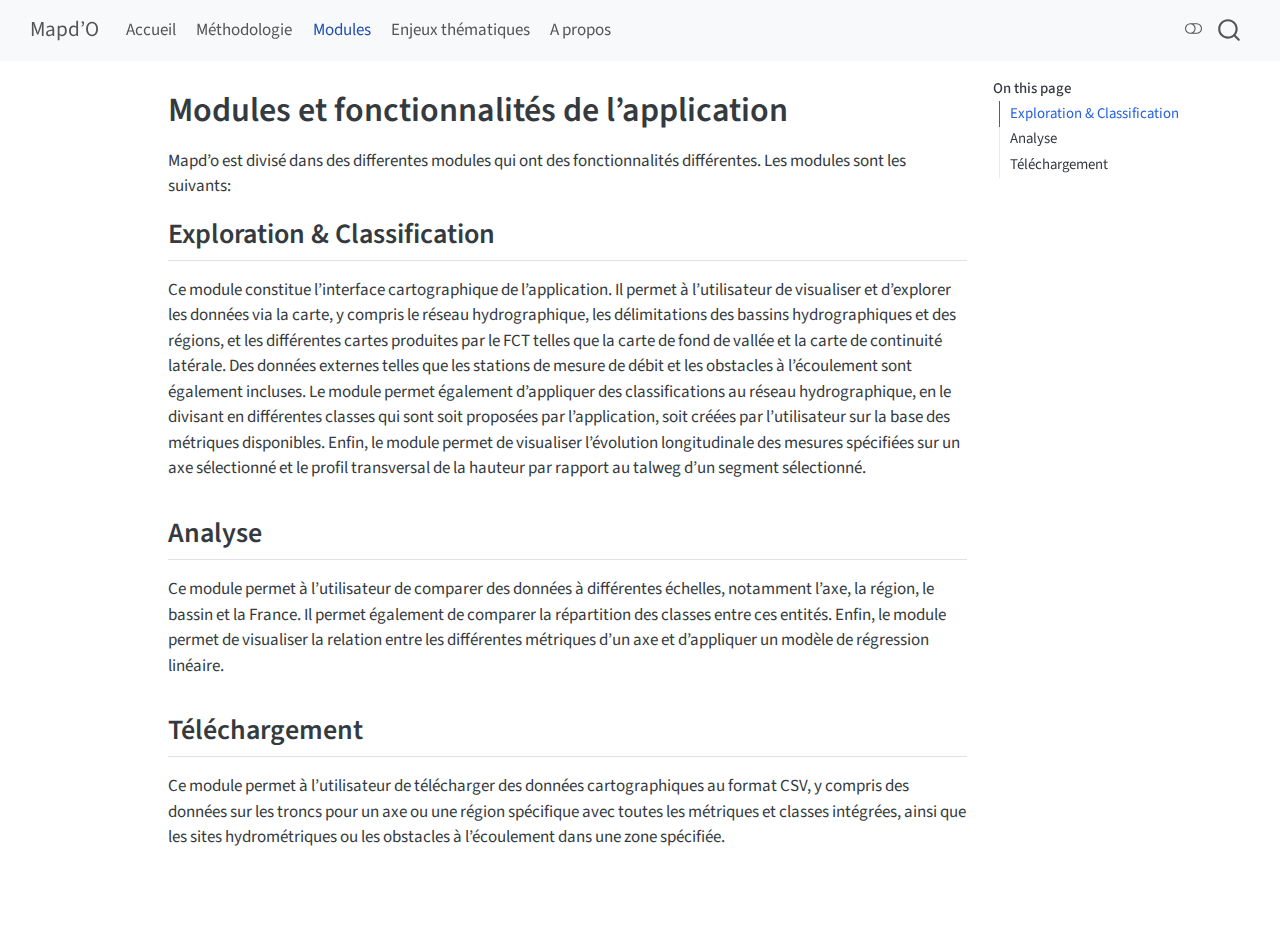
<file: modules.html>
<!DOCTYPE html>
<html xmlns="http://www.w3.org/1999/xhtml" lang="en" xml:lang="en"><head>

<meta charset="utf-8">
<meta name="generator" content="quarto-1.5.57">

<meta name="viewport" content="width=device-width, initial-scale=1.0, user-scalable=yes">


<title>Modules et fonctionnalités de l’application – Mapd’O</title>
<style>
code{white-space: pre-wrap;}
span.smallcaps{font-variant: small-caps;}
div.columns{display: flex; gap: min(4vw, 1.5em);}
div.column{flex: auto; overflow-x: auto;}
div.hanging-indent{margin-left: 1.5em; text-indent: -1.5em;}
ul.task-list{list-style: none;}
ul.task-list li input[type="checkbox"] {
  width: 0.8em;
  margin: 0 0.8em 0.2em -1em; /* quarto-specific, see https://github.com/quarto-dev/quarto-cli/issues/4556 */ 
  vertical-align: middle;
}
</style>


<script src="site_libs/quarto-nav/quarto-nav.js"></script>
<script src="site_libs/quarto-nav/headroom.min.js"></script>
<script src="site_libs/clipboard/clipboard.min.js"></script>
<script src="site_libs/quarto-search/autocomplete.umd.js"></script>
<script src="site_libs/quarto-search/fuse.min.js"></script>
<script src="site_libs/quarto-search/quarto-search.js"></script>
<meta name="quarto:offset" content="./">
<script src="site_libs/quarto-html/quarto.js"></script>
<script src="site_libs/quarto-html/popper.min.js"></script>
<script src="site_libs/quarto-html/tippy.umd.min.js"></script>
<script src="site_libs/quarto-html/anchor.min.js"></script>
<link href="site_libs/quarto-html/tippy.css" rel="stylesheet">
<link href="site_libs/quarto-html/quarto-syntax-highlighting.css" rel="stylesheet" class="quarto-color-scheme" id="quarto-text-highlighting-styles">
<link href="site_libs/quarto-html/quarto-syntax-highlighting-dark.css" rel="prefetch" class="quarto-color-scheme quarto-color-alternate" id="quarto-text-highlighting-styles">
<script src="site_libs/bootstrap/bootstrap.min.js"></script>
<link href="site_libs/bootstrap/bootstrap-icons.css" rel="stylesheet">
<link href="site_libs/bootstrap/bootstrap.min.css" rel="stylesheet" class="quarto-color-scheme" id="quarto-bootstrap" data-mode="light">
<link href="site_libs/bootstrap/bootstrap-dark.min.css" rel="prefetch" class="quarto-color-scheme quarto-color-alternate" id="quarto-bootstrap" data-mode="dark">
<script id="quarto-search-options" type="application/json">{
  "location": "navbar",
  "copy-button": false,
  "collapse-after": 3,
  "panel-placement": "end",
  "type": "overlay",
  "limit": 50,
  "keyboard-shortcut": [
    "f",
    "/",
    "s"
  ],
  "show-item-context": false,
  "language": {
    "search-no-results-text": "No results",
    "search-matching-documents-text": "matching documents",
    "search-copy-link-title": "Copy link to search",
    "search-hide-matches-text": "Hide additional matches",
    "search-more-match-text": "more match in this document",
    "search-more-matches-text": "more matches in this document",
    "search-clear-button-title": "Clear",
    "search-text-placeholder": "",
    "search-detached-cancel-button-title": "Cancel",
    "search-submit-button-title": "Submit",
    "search-label": "Search"
  }
}</script>


<link rel="stylesheet" href="styles.css">
</head>

<body class="nav-fixed">

<div id="quarto-search-results"></div>
  <header id="quarto-header" class="headroom fixed-top">
    <nav class="navbar navbar-expand-lg " data-bs-theme="dark">
      <div class="navbar-container container-fluid">
      <div class="navbar-brand-container mx-auto">
    <a class="navbar-brand" href="./index.html">
    <span class="navbar-title">Mapd’O</span>
    </a>
  </div>
            <div id="quarto-search" class="" title="Search"></div>
          <button class="navbar-toggler" type="button" data-bs-toggle="collapse" data-bs-target="#navbarCollapse" aria-controls="navbarCollapse" role="menu" aria-expanded="false" aria-label="Toggle navigation" onclick="if (window.quartoToggleHeadroom) { window.quartoToggleHeadroom(); }">
  <span class="navbar-toggler-icon"></span>
</button>
          <div class="collapse navbar-collapse" id="navbarCollapse">
            <ul class="navbar-nav navbar-nav-scroll me-auto">
  <li class="nav-item">
    <a class="nav-link" href="./index.html"> 
<span class="menu-text">Accueil</span></a>
  </li>  
  <li class="nav-item">
    <a class="nav-link" href="./methods.html"> 
<span class="menu-text">Méthodologie</span></a>
  </li>  
  <li class="nav-item">
    <a class="nav-link active" href="./modules.html" aria-current="page"> 
<span class="menu-text">Modules</span></a>
  </li>  
  <li class="nav-item">
    <a class="nav-link" href="./themes.html"> 
<span class="menu-text">Enjeux thématiques</span></a>
  </li>  
  <li class="nav-item">
    <a class="nav-link" href="./about.html"> 
<span class="menu-text">A propos</span></a>
  </li>  
</ul>
          </div> <!-- /navcollapse -->
            <div class="quarto-navbar-tools">
  <a href="" class="quarto-color-scheme-toggle quarto-navigation-tool  px-1" onclick="window.quartoToggleColorScheme(); return false;" title="Toggle dark mode"><i class="bi"></i></a>
</div>
      </div> <!-- /container-fluid -->
    </nav>
</header>
<!-- content -->
<div id="quarto-content" class="quarto-container page-columns page-rows-contents page-layout-article page-navbar">
<!-- sidebar -->
<!-- margin-sidebar -->
    <div id="quarto-margin-sidebar" class="sidebar margin-sidebar">
        <nav id="TOC" role="doc-toc" class="toc-active">
    <h2 id="toc-title">On this page</h2>
   
  <ul>
  <li><a href="#exploration-classification" id="toc-exploration-classification" class="nav-link active" data-scroll-target="#exploration-classification">Exploration &amp; Classification</a></li>
  <li><a href="#analyse" id="toc-analyse" class="nav-link" data-scroll-target="#analyse">Analyse</a></li>
  <li><a href="#téléchargement" id="toc-téléchargement" class="nav-link" data-scroll-target="#téléchargement">Téléchargement</a></li>
  </ul>
</nav>
    </div>
<!-- main -->
<main class="content" id="quarto-document-content">

<header id="title-block-header" class="quarto-title-block default">
<div class="quarto-title">
<h1 class="title">Modules et fonctionnalités de l’application</h1>
</div>



<div class="quarto-title-meta">

    
  
    
  </div>
  


</header>


<p>Mapd’o est divisé dans des differentes modules qui ont des fonctionnalités différentes. Les modules sont les suivants:</p>
<section id="exploration-classification" class="level2">
<h2 class="anchored" data-anchor-id="exploration-classification">Exploration &amp; Classification</h2>
<p>Ce module constitue l’interface cartographique de l’application. Il permet à l’utilisateur de visualiser et d’explorer les données via la carte, y compris le réseau hydrographique, les délimitations des bassins hydrographiques et des régions, et les différentes cartes produites par le FCT telles que la carte de fond de vallée et la carte de continuité latérale. Des données externes telles que les stations de mesure de débit et les obstacles à l’écoulement sont également incluses. Le module permet également d’appliquer des classifications au réseau hydrographique, en le divisant en différentes classes qui sont soit proposées par l’application, soit créées par l’utilisateur sur la base des métriques disponibles. Enfin, le module permet de visualiser l’évolution longitudinale des mesures spécifiées sur un axe sélectionné et le profil transversal de la hauteur par rapport au talweg d’un segment sélectionné.</p>
</section>
<section id="analyse" class="level2">
<h2 class="anchored" data-anchor-id="analyse">Analyse</h2>
<p>Ce module permet à l’utilisateur de comparer des données à différentes échelles, notamment l’axe, la région, le bassin et la France. Il permet également de comparer la répartition des classes entre ces entités. Enfin, le module permet de visualiser la relation entre les différentes métriques d’un axe et d’appliquer un modèle de régression linéaire.</p>
</section>
<section id="téléchargement" class="level2">
<h2 class="anchored" data-anchor-id="téléchargement">Téléchargement</h2>
<p>Ce module permet à l’utilisateur de télécharger des données cartographiques au format CSV, y compris des données sur les troncs pour un axe ou une région spécifique avec toutes les métriques et classes intégrées, ainsi que les sites hydrométriques ou les obstacles à l’écoulement dans une zone spécifiée.</p>


</section>

</main> <!-- /main -->
<script id="quarto-html-after-body" type="application/javascript">
window.document.addEventListener("DOMContentLoaded", function (event) {
  const toggleBodyColorMode = (bsSheetEl) => {
    const mode = bsSheetEl.getAttribute("data-mode");
    const bodyEl = window.document.querySelector("body");
    if (mode === "dark") {
      bodyEl.classList.add("quarto-dark");
      bodyEl.classList.remove("quarto-light");
    } else {
      bodyEl.classList.add("quarto-light");
      bodyEl.classList.remove("quarto-dark");
    }
  }
  const toggleBodyColorPrimary = () => {
    const bsSheetEl = window.document.querySelector("link#quarto-bootstrap");
    if (bsSheetEl) {
      toggleBodyColorMode(bsSheetEl);
    }
  }
  toggleBodyColorPrimary();  
  const disableStylesheet = (stylesheets) => {
    for (let i=0; i < stylesheets.length; i++) {
      const stylesheet = stylesheets[i];
      stylesheet.rel = 'prefetch';
    }
  }
  const enableStylesheet = (stylesheets) => {
    for (let i=0; i < stylesheets.length; i++) {
      const stylesheet = stylesheets[i];
      stylesheet.rel = 'stylesheet';
    }
  }
  const manageTransitions = (selector, allowTransitions) => {
    const els = window.document.querySelectorAll(selector);
    for (let i=0; i < els.length; i++) {
      const el = els[i];
      if (allowTransitions) {
        el.classList.remove('notransition');
      } else {
        el.classList.add('notransition');
      }
    }
  }
  const toggleGiscusIfUsed = (isAlternate, darkModeDefault) => {
    const baseTheme = document.querySelector('#giscus-base-theme')?.value ?? 'light';
    const alternateTheme = document.querySelector('#giscus-alt-theme')?.value ?? 'dark';
    let newTheme = '';
    if(darkModeDefault) {
      newTheme = isAlternate ? baseTheme : alternateTheme;
    } else {
      newTheme = isAlternate ? alternateTheme : baseTheme;
    }
    const changeGiscusTheme = () => {
      // From: https://github.com/giscus/giscus/issues/336
      const sendMessage = (message) => {
        const iframe = document.querySelector('iframe.giscus-frame');
        if (!iframe) return;
        iframe.contentWindow.postMessage({ giscus: message }, 'https://giscus.app');
      }
      sendMessage({
        setConfig: {
          theme: newTheme
        }
      });
    }
    const isGiscussLoaded = window.document.querySelector('iframe.giscus-frame') !== null;
    if (isGiscussLoaded) {
      changeGiscusTheme();
    }
  }
  const toggleColorMode = (alternate) => {
    // Switch the stylesheets
    const alternateStylesheets = window.document.querySelectorAll('link.quarto-color-scheme.quarto-color-alternate');
    manageTransitions('#quarto-margin-sidebar .nav-link', false);
    if (alternate) {
      enableStylesheet(alternateStylesheets);
      for (const sheetNode of alternateStylesheets) {
        if (sheetNode.id === "quarto-bootstrap") {
          toggleBodyColorMode(sheetNode);
        }
      }
    } else {
      disableStylesheet(alternateStylesheets);
      toggleBodyColorPrimary();
    }
    manageTransitions('#quarto-margin-sidebar .nav-link', true);
    // Switch the toggles
    const toggles = window.document.querySelectorAll('.quarto-color-scheme-toggle');
    for (let i=0; i < toggles.length; i++) {
      const toggle = toggles[i];
      if (toggle) {
        if (alternate) {
          toggle.classList.add("alternate");     
        } else {
          toggle.classList.remove("alternate");
        }
      }
    }
    // Hack to workaround the fact that safari doesn't
    // properly recolor the scrollbar when toggling (#1455)
    if (navigator.userAgent.indexOf('Safari') > 0 && navigator.userAgent.indexOf('Chrome') == -1) {
      manageTransitions("body", false);
      window.scrollTo(0, 1);
      setTimeout(() => {
        window.scrollTo(0, 0);
        manageTransitions("body", true);
      }, 40);  
    }
  }
  const isFileUrl = () => { 
    return window.location.protocol === 'file:';
  }
  const hasAlternateSentinel = () => {  
    let styleSentinel = getColorSchemeSentinel();
    if (styleSentinel !== null) {
      return styleSentinel === "alternate";
    } else {
      return false;
    }
  }
  const setStyleSentinel = (alternate) => {
    const value = alternate ? "alternate" : "default";
    if (!isFileUrl()) {
      window.localStorage.setItem("quarto-color-scheme", value);
    } else {
      localAlternateSentinel = value;
    }
  }
  const getColorSchemeSentinel = () => {
    if (!isFileUrl()) {
      const storageValue = window.localStorage.getItem("quarto-color-scheme");
      return storageValue != null ? storageValue : localAlternateSentinel;
    } else {
      return localAlternateSentinel;
    }
  }
  const darkModeDefault = false;
  let localAlternateSentinel = darkModeDefault ? 'alternate' : 'default';
  // Dark / light mode switch
  window.quartoToggleColorScheme = () => {
    // Read the current dark / light value 
    let toAlternate = !hasAlternateSentinel();
    toggleColorMode(toAlternate);
    setStyleSentinel(toAlternate);
    toggleGiscusIfUsed(toAlternate, darkModeDefault);
  };
  // Ensure there is a toggle, if there isn't float one in the top right
  if (window.document.querySelector('.quarto-color-scheme-toggle') === null) {
    const a = window.document.createElement('a');
    a.classList.add('top-right');
    a.classList.add('quarto-color-scheme-toggle');
    a.href = "";
    a.onclick = function() { try { window.quartoToggleColorScheme(); } catch {} return false; };
    const i = window.document.createElement("i");
    i.classList.add('bi');
    a.appendChild(i);
    window.document.body.appendChild(a);
  }
  // Switch to dark mode if need be
  if (hasAlternateSentinel()) {
    toggleColorMode(true);
  } else {
    toggleColorMode(false);
  }
  const icon = "";
  const anchorJS = new window.AnchorJS();
  anchorJS.options = {
    placement: 'right',
    icon: icon
  };
  anchorJS.add('.anchored');
  const isCodeAnnotation = (el) => {
    for (const clz of el.classList) {
      if (clz.startsWith('code-annotation-')) {                     
        return true;
      }
    }
    return false;
  }
  const onCopySuccess = function(e) {
    // button target
    const button = e.trigger;
    // don't keep focus
    button.blur();
    // flash "checked"
    button.classList.add('code-copy-button-checked');
    var currentTitle = button.getAttribute("title");
    button.setAttribute("title", "Copied!");
    let tooltip;
    if (window.bootstrap) {
      button.setAttribute("data-bs-toggle", "tooltip");
      button.setAttribute("data-bs-placement", "left");
      button.setAttribute("data-bs-title", "Copied!");
      tooltip = new bootstrap.Tooltip(button, 
        { trigger: "manual", 
          customClass: "code-copy-button-tooltip",
          offset: [0, -8]});
      tooltip.show();    
    }
    setTimeout(function() {
      if (tooltip) {
        tooltip.hide();
        button.removeAttribute("data-bs-title");
        button.removeAttribute("data-bs-toggle");
        button.removeAttribute("data-bs-placement");
      }
      button.setAttribute("title", currentTitle);
      button.classList.remove('code-copy-button-checked');
    }, 1000);
    // clear code selection
    e.clearSelection();
  }
  const getTextToCopy = function(trigger) {
      const codeEl = trigger.previousElementSibling.cloneNode(true);
      for (const childEl of codeEl.children) {
        if (isCodeAnnotation(childEl)) {
          childEl.remove();
        }
      }
      return codeEl.innerText;
  }
  const clipboard = new window.ClipboardJS('.code-copy-button:not([data-in-quarto-modal])', {
    text: getTextToCopy
  });
  clipboard.on('success', onCopySuccess);
  if (window.document.getElementById('quarto-embedded-source-code-modal')) {
    // For code content inside modals, clipBoardJS needs to be initialized with a container option
    // TODO: Check when it could be a function (https://github.com/zenorocha/clipboard.js/issues/860)
    const clipboardModal = new window.ClipboardJS('.code-copy-button[data-in-quarto-modal]', {
      text: getTextToCopy,
      container: window.document.getElementById('quarto-embedded-source-code-modal')
    });
    clipboardModal.on('success', onCopySuccess);
  }
    var localhostRegex = new RegExp(/^(?:http|https):\/\/localhost\:?[0-9]*\//);
    var mailtoRegex = new RegExp(/^mailto:/);
      var filterRegex = new RegExp('/' + window.location.host + '/');
    var isInternal = (href) => {
        return filterRegex.test(href) || localhostRegex.test(href) || mailtoRegex.test(href);
    }
    // Inspect non-navigation links and adorn them if external
 	var links = window.document.querySelectorAll('a[href]:not(.nav-link):not(.navbar-brand):not(.toc-action):not(.sidebar-link):not(.sidebar-item-toggle):not(.pagination-link):not(.no-external):not([aria-hidden]):not(.dropdown-item):not(.quarto-navigation-tool):not(.about-link)');
    for (var i=0; i<links.length; i++) {
      const link = links[i];
      if (!isInternal(link.href)) {
        // undo the damage that might have been done by quarto-nav.js in the case of
        // links that we want to consider external
        if (link.dataset.originalHref !== undefined) {
          link.href = link.dataset.originalHref;
        }
      }
    }
  function tippyHover(el, contentFn, onTriggerFn, onUntriggerFn) {
    const config = {
      allowHTML: true,
      maxWidth: 500,
      delay: 100,
      arrow: false,
      appendTo: function(el) {
          return el.parentElement;
      },
      interactive: true,
      interactiveBorder: 10,
      theme: 'quarto',
      placement: 'bottom-start',
    };
    if (contentFn) {
      config.content = contentFn;
    }
    if (onTriggerFn) {
      config.onTrigger = onTriggerFn;
    }
    if (onUntriggerFn) {
      config.onUntrigger = onUntriggerFn;
    }
    window.tippy(el, config); 
  }
  const noterefs = window.document.querySelectorAll('a[role="doc-noteref"]');
  for (var i=0; i<noterefs.length; i++) {
    const ref = noterefs[i];
    tippyHover(ref, function() {
      // use id or data attribute instead here
      let href = ref.getAttribute('data-footnote-href') || ref.getAttribute('href');
      try { href = new URL(href).hash; } catch {}
      const id = href.replace(/^#\/?/, "");
      const note = window.document.getElementById(id);
      if (note) {
        return note.innerHTML;
      } else {
        return "";
      }
    });
  }
  const xrefs = window.document.querySelectorAll('a.quarto-xref');
  const processXRef = (id, note) => {
    // Strip column container classes
    const stripColumnClz = (el) => {
      el.classList.remove("page-full", "page-columns");
      if (el.children) {
        for (const child of el.children) {
          stripColumnClz(child);
        }
      }
    }
    stripColumnClz(note)
    if (id === null || id.startsWith('sec-')) {
      // Special case sections, only their first couple elements
      const container = document.createElement("div");
      if (note.children && note.children.length > 2) {
        container.appendChild(note.children[0].cloneNode(true));
        for (let i = 1; i < note.children.length; i++) {
          const child = note.children[i];
          if (child.tagName === "P" && child.innerText === "") {
            continue;
          } else {
            container.appendChild(child.cloneNode(true));
            break;
          }
        }
        if (window.Quarto?.typesetMath) {
          window.Quarto.typesetMath(container);
        }
        return container.innerHTML
      } else {
        if (window.Quarto?.typesetMath) {
          window.Quarto.typesetMath(note);
        }
        return note.innerHTML;
      }
    } else {
      // Remove any anchor links if they are present
      const anchorLink = note.querySelector('a.anchorjs-link');
      if (anchorLink) {
        anchorLink.remove();
      }
      if (window.Quarto?.typesetMath) {
        window.Quarto.typesetMath(note);
      }
      // TODO in 1.5, we should make sure this works without a callout special case
      if (note.classList.contains("callout")) {
        return note.outerHTML;
      } else {
        return note.innerHTML;
      }
    }
  }
  for (var i=0; i<xrefs.length; i++) {
    const xref = xrefs[i];
    tippyHover(xref, undefined, function(instance) {
      instance.disable();
      let url = xref.getAttribute('href');
      let hash = undefined; 
      if (url.startsWith('#')) {
        hash = url;
      } else {
        try { hash = new URL(url).hash; } catch {}
      }
      if (hash) {
        const id = hash.replace(/^#\/?/, "");
        const note = window.document.getElementById(id);
        if (note !== null) {
          try {
            const html = processXRef(id, note.cloneNode(true));
            instance.setContent(html);
          } finally {
            instance.enable();
            instance.show();
          }
        } else {
          // See if we can fetch this
          fetch(url.split('#')[0])
          .then(res => res.text())
          .then(html => {
            const parser = new DOMParser();
            const htmlDoc = parser.parseFromString(html, "text/html");
            const note = htmlDoc.getElementById(id);
            if (note !== null) {
              const html = processXRef(id, note);
              instance.setContent(html);
            } 
          }).finally(() => {
            instance.enable();
            instance.show();
          });
        }
      } else {
        // See if we can fetch a full url (with no hash to target)
        // This is a special case and we should probably do some content thinning / targeting
        fetch(url)
        .then(res => res.text())
        .then(html => {
          const parser = new DOMParser();
          const htmlDoc = parser.parseFromString(html, "text/html");
          const note = htmlDoc.querySelector('main.content');
          if (note !== null) {
            // This should only happen for chapter cross references
            // (since there is no id in the URL)
            // remove the first header
            if (note.children.length > 0 && note.children[0].tagName === "HEADER") {
              note.children[0].remove();
            }
            const html = processXRef(null, note);
            instance.setContent(html);
          } 
        }).finally(() => {
          instance.enable();
          instance.show();
        });
      }
    }, function(instance) {
    });
  }
      let selectedAnnoteEl;
      const selectorForAnnotation = ( cell, annotation) => {
        let cellAttr = 'data-code-cell="' + cell + '"';
        let lineAttr = 'data-code-annotation="' +  annotation + '"';
        const selector = 'span[' + cellAttr + '][' + lineAttr + ']';
        return selector;
      }
      const selectCodeLines = (annoteEl) => {
        const doc = window.document;
        const targetCell = annoteEl.getAttribute("data-target-cell");
        const targetAnnotation = annoteEl.getAttribute("data-target-annotation");
        const annoteSpan = window.document.querySelector(selectorForAnnotation(targetCell, targetAnnotation));
        const lines = annoteSpan.getAttribute("data-code-lines").split(",");
        const lineIds = lines.map((line) => {
          return targetCell + "-" + line;
        })
        let top = null;
        let height = null;
        let parent = null;
        if (lineIds.length > 0) {
            //compute the position of the single el (top and bottom and make a div)
            const el = window.document.getElementById(lineIds[0]);
            top = el.offsetTop;
            height = el.offsetHeight;
            parent = el.parentElement.parentElement;
          if (lineIds.length > 1) {
            const lastEl = window.document.getElementById(lineIds[lineIds.length - 1]);
            const bottom = lastEl.offsetTop + lastEl.offsetHeight;
            height = bottom - top;
          }
          if (top !== null && height !== null && parent !== null) {
            // cook up a div (if necessary) and position it 
            let div = window.document.getElementById("code-annotation-line-highlight");
            if (div === null) {
              div = window.document.createElement("div");
              div.setAttribute("id", "code-annotation-line-highlight");
              div.style.position = 'absolute';
              parent.appendChild(div);
            }
            div.style.top = top - 2 + "px";
            div.style.height = height + 4 + "px";
            div.style.left = 0;
            let gutterDiv = window.document.getElementById("code-annotation-line-highlight-gutter");
            if (gutterDiv === null) {
              gutterDiv = window.document.createElement("div");
              gutterDiv.setAttribute("id", "code-annotation-line-highlight-gutter");
              gutterDiv.style.position = 'absolute';
              const codeCell = window.document.getElementById(targetCell);
              const gutter = codeCell.querySelector('.code-annotation-gutter');
              gutter.appendChild(gutterDiv);
            }
            gutterDiv.style.top = top - 2 + "px";
            gutterDiv.style.height = height + 4 + "px";
          }
          selectedAnnoteEl = annoteEl;
        }
      };
      const unselectCodeLines = () => {
        const elementsIds = ["code-annotation-line-highlight", "code-annotation-line-highlight-gutter"];
        elementsIds.forEach((elId) => {
          const div = window.document.getElementById(elId);
          if (div) {
            div.remove();
          }
        });
        selectedAnnoteEl = undefined;
      };
        // Handle positioning of the toggle
    window.addEventListener(
      "resize",
      throttle(() => {
        elRect = undefined;
        if (selectedAnnoteEl) {
          selectCodeLines(selectedAnnoteEl);
        }
      }, 10)
    );
    function throttle(fn, ms) {
    let throttle = false;
    let timer;
      return (...args) => {
        if(!throttle) { // first call gets through
            fn.apply(this, args);
            throttle = true;
        } else { // all the others get throttled
            if(timer) clearTimeout(timer); // cancel #2
            timer = setTimeout(() => {
              fn.apply(this, args);
              timer = throttle = false;
            }, ms);
        }
      };
    }
      // Attach click handler to the DT
      const annoteDls = window.document.querySelectorAll('dt[data-target-cell]');
      for (const annoteDlNode of annoteDls) {
        annoteDlNode.addEventListener('click', (event) => {
          const clickedEl = event.target;
          if (clickedEl !== selectedAnnoteEl) {
            unselectCodeLines();
            const activeEl = window.document.querySelector('dt[data-target-cell].code-annotation-active');
            if (activeEl) {
              activeEl.classList.remove('code-annotation-active');
            }
            selectCodeLines(clickedEl);
            clickedEl.classList.add('code-annotation-active');
          } else {
            // Unselect the line
            unselectCodeLines();
            clickedEl.classList.remove('code-annotation-active');
          }
        });
      }
  const findCites = (el) => {
    const parentEl = el.parentElement;
    if (parentEl) {
      const cites = parentEl.dataset.cites;
      if (cites) {
        return {
          el,
          cites: cites.split(' ')
        };
      } else {
        return findCites(el.parentElement)
      }
    } else {
      return undefined;
    }
  };
  var bibliorefs = window.document.querySelectorAll('a[role="doc-biblioref"]');
  for (var i=0; i<bibliorefs.length; i++) {
    const ref = bibliorefs[i];
    const citeInfo = findCites(ref);
    if (citeInfo) {
      tippyHover(citeInfo.el, function() {
        var popup = window.document.createElement('div');
        citeInfo.cites.forEach(function(cite) {
          var citeDiv = window.document.createElement('div');
          citeDiv.classList.add('hanging-indent');
          citeDiv.classList.add('csl-entry');
          var biblioDiv = window.document.getElementById('ref-' + cite);
          if (biblioDiv) {
            citeDiv.innerHTML = biblioDiv.innerHTML;
          }
          popup.appendChild(citeDiv);
        });
        return popup.innerHTML;
      });
    }
  }
});
</script>
</div> <!-- /content -->




</body></html>
</file>
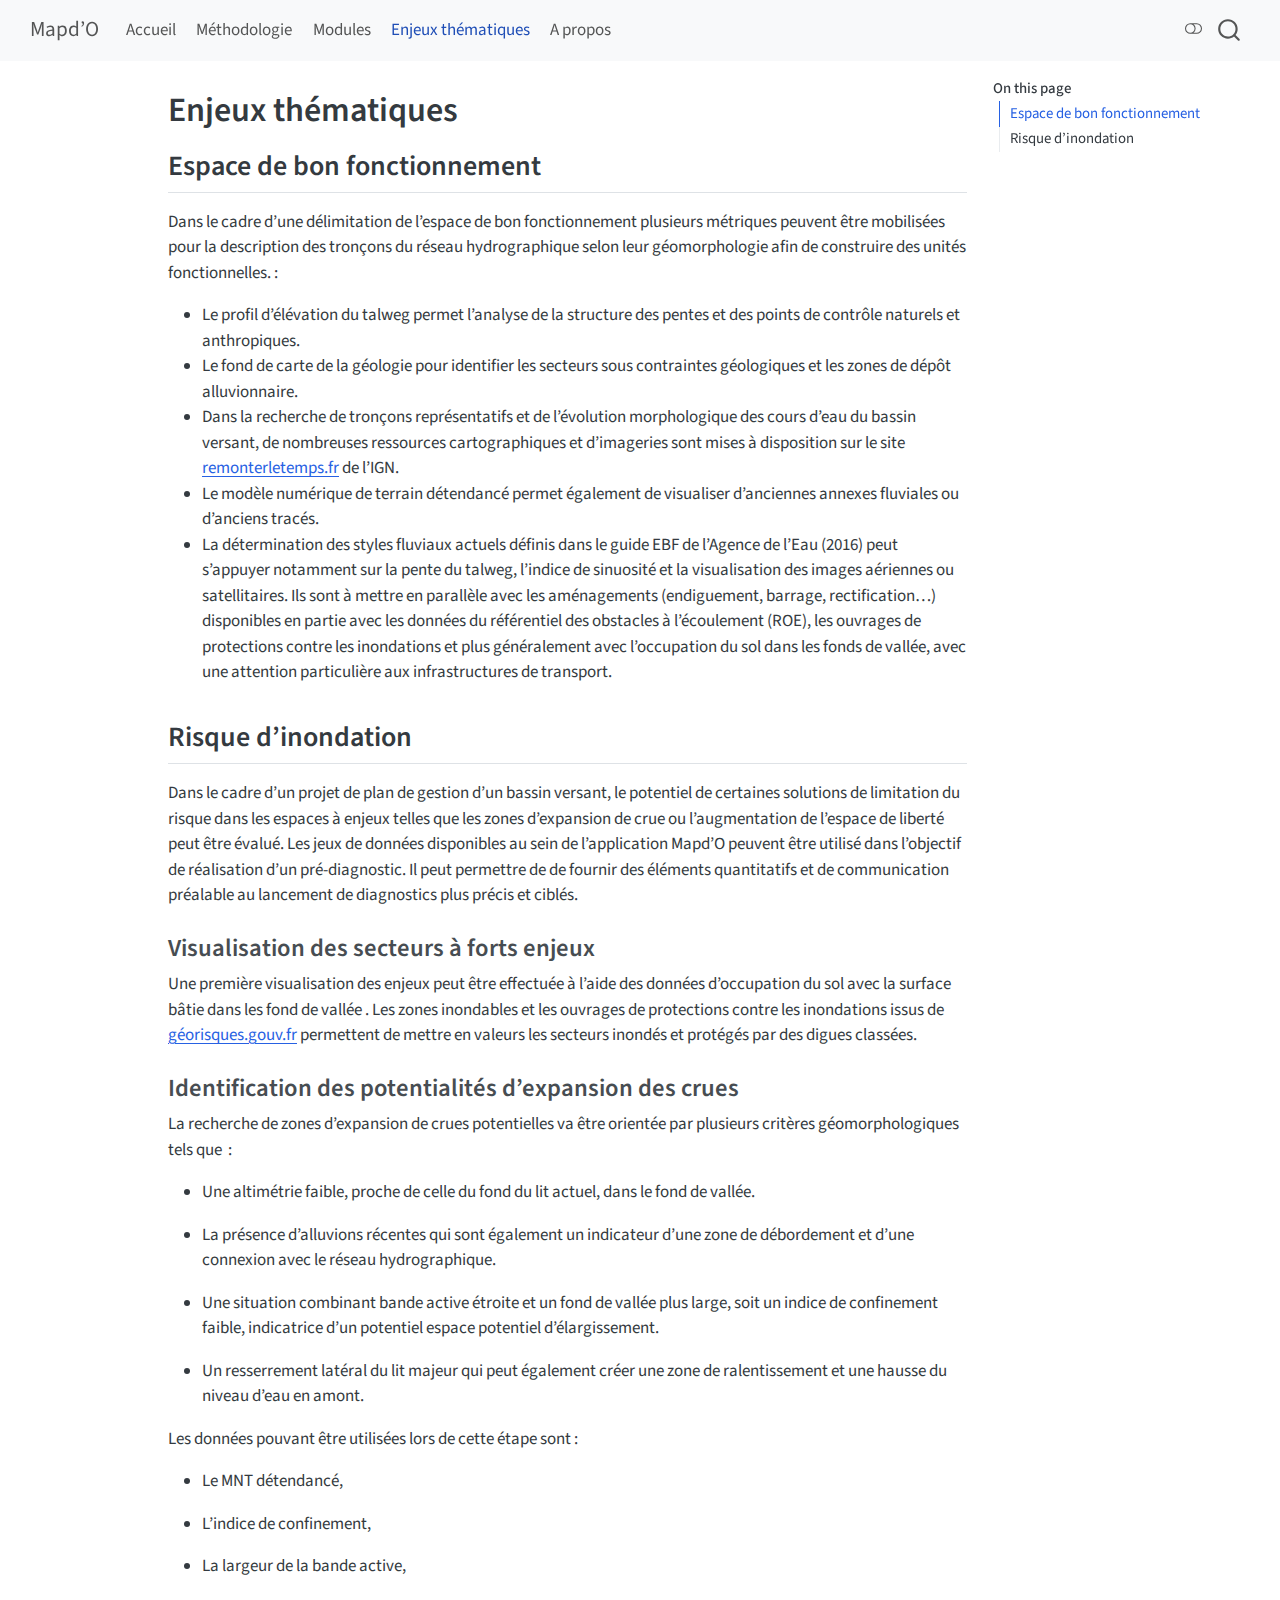
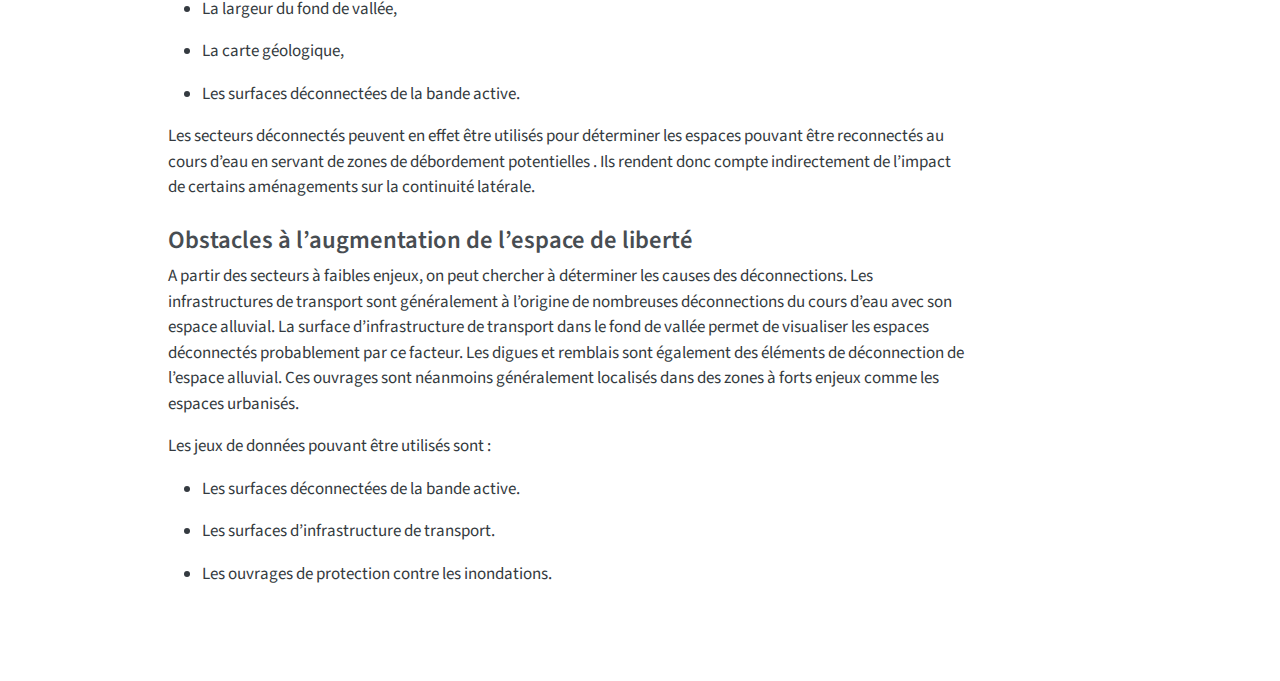
<file: themes.html>
<!DOCTYPE html>
<html xmlns="http://www.w3.org/1999/xhtml" lang="en" xml:lang="en"><head>

<meta charset="utf-8">
<meta name="generator" content="quarto-1.5.57">

<meta name="viewport" content="width=device-width, initial-scale=1.0, user-scalable=yes">


<title>Enjeux thématiques – Mapd’O</title>
<style>
code{white-space: pre-wrap;}
span.smallcaps{font-variant: small-caps;}
div.columns{display: flex; gap: min(4vw, 1.5em);}
div.column{flex: auto; overflow-x: auto;}
div.hanging-indent{margin-left: 1.5em; text-indent: -1.5em;}
ul.task-list{list-style: none;}
ul.task-list li input[type="checkbox"] {
  width: 0.8em;
  margin: 0 0.8em 0.2em -1em; /* quarto-specific, see https://github.com/quarto-dev/quarto-cli/issues/4556 */ 
  vertical-align: middle;
}
</style>


<script src="site_libs/quarto-nav/quarto-nav.js"></script>
<script src="site_libs/quarto-nav/headroom.min.js"></script>
<script src="site_libs/clipboard/clipboard.min.js"></script>
<script src="site_libs/quarto-search/autocomplete.umd.js"></script>
<script src="site_libs/quarto-search/fuse.min.js"></script>
<script src="site_libs/quarto-search/quarto-search.js"></script>
<meta name="quarto:offset" content="./">
<script src="site_libs/quarto-html/quarto.js"></script>
<script src="site_libs/quarto-html/popper.min.js"></script>
<script src="site_libs/quarto-html/tippy.umd.min.js"></script>
<script src="site_libs/quarto-html/anchor.min.js"></script>
<link href="site_libs/quarto-html/tippy.css" rel="stylesheet">
<link href="site_libs/quarto-html/quarto-syntax-highlighting.css" rel="stylesheet" class="quarto-color-scheme" id="quarto-text-highlighting-styles">
<link href="site_libs/quarto-html/quarto-syntax-highlighting-dark.css" rel="prefetch" class="quarto-color-scheme quarto-color-alternate" id="quarto-text-highlighting-styles">
<script src="site_libs/bootstrap/bootstrap.min.js"></script>
<link href="site_libs/bootstrap/bootstrap-icons.css" rel="stylesheet">
<link href="site_libs/bootstrap/bootstrap.min.css" rel="stylesheet" class="quarto-color-scheme" id="quarto-bootstrap" data-mode="light">
<link href="site_libs/bootstrap/bootstrap-dark.min.css" rel="prefetch" class="quarto-color-scheme quarto-color-alternate" id="quarto-bootstrap" data-mode="dark">
<script id="quarto-search-options" type="application/json">{
  "location": "navbar",
  "copy-button": false,
  "collapse-after": 3,
  "panel-placement": "end",
  "type": "overlay",
  "limit": 50,
  "keyboard-shortcut": [
    "f",
    "/",
    "s"
  ],
  "show-item-context": false,
  "language": {
    "search-no-results-text": "No results",
    "search-matching-documents-text": "matching documents",
    "search-copy-link-title": "Copy link to search",
    "search-hide-matches-text": "Hide additional matches",
    "search-more-match-text": "more match in this document",
    "search-more-matches-text": "more matches in this document",
    "search-clear-button-title": "Clear",
    "search-text-placeholder": "",
    "search-detached-cancel-button-title": "Cancel",
    "search-submit-button-title": "Submit",
    "search-label": "Search"
  }
}</script>


<link rel="stylesheet" href="styles.css">
</head>

<body class="nav-fixed">

<div id="quarto-search-results"></div>
  <header id="quarto-header" class="headroom fixed-top">
    <nav class="navbar navbar-expand-lg " data-bs-theme="dark">
      <div class="navbar-container container-fluid">
      <div class="navbar-brand-container mx-auto">
    <a class="navbar-brand" href="./index.html">
    <span class="navbar-title">Mapd’O</span>
    </a>
  </div>
            <div id="quarto-search" class="" title="Search"></div>
          <button class="navbar-toggler" type="button" data-bs-toggle="collapse" data-bs-target="#navbarCollapse" aria-controls="navbarCollapse" role="menu" aria-expanded="false" aria-label="Toggle navigation" onclick="if (window.quartoToggleHeadroom) { window.quartoToggleHeadroom(); }">
  <span class="navbar-toggler-icon"></span>
</button>
          <div class="collapse navbar-collapse" id="navbarCollapse">
            <ul class="navbar-nav navbar-nav-scroll me-auto">
  <li class="nav-item">
    <a class="nav-link" href="./index.html"> 
<span class="menu-text">Accueil</span></a>
  </li>  
  <li class="nav-item">
    <a class="nav-link" href="./methods.html"> 
<span class="menu-text">Méthodologie</span></a>
  </li>  
  <li class="nav-item">
    <a class="nav-link" href="./modules.html"> 
<span class="menu-text">Modules</span></a>
  </li>  
  <li class="nav-item">
    <a class="nav-link active" href="./themes.html" aria-current="page"> 
<span class="menu-text">Enjeux thématiques</span></a>
  </li>  
  <li class="nav-item">
    <a class="nav-link" href="./about.html"> 
<span class="menu-text">A propos</span></a>
  </li>  
</ul>
          </div> <!-- /navcollapse -->
            <div class="quarto-navbar-tools">
  <a href="" class="quarto-color-scheme-toggle quarto-navigation-tool  px-1" onclick="window.quartoToggleColorScheme(); return false;" title="Toggle dark mode"><i class="bi"></i></a>
</div>
      </div> <!-- /container-fluid -->
    </nav>
</header>
<!-- content -->
<div id="quarto-content" class="quarto-container page-columns page-rows-contents page-layout-article page-navbar">
<!-- sidebar -->
<!-- margin-sidebar -->
    <div id="quarto-margin-sidebar" class="sidebar margin-sidebar">
        <nav id="TOC" role="doc-toc" class="toc-active">
    <h2 id="toc-title">On this page</h2>
   
  <ul>
  <li><a href="#espace-de-bon-fonctionnement" id="toc-espace-de-bon-fonctionnement" class="nav-link active" data-scroll-target="#espace-de-bon-fonctionnement">Espace de bon fonctionnement</a></li>
  <li><a href="#risque-dinondation" id="toc-risque-dinondation" class="nav-link" data-scroll-target="#risque-dinondation">Risque d’inondation</a>
  <ul class="collapse">
  <li><a href="#visualisation-des-secteurs-à-forts-enjeux" id="toc-visualisation-des-secteurs-à-forts-enjeux" class="nav-link" data-scroll-target="#visualisation-des-secteurs-à-forts-enjeux">Visualisation des secteurs à forts enjeux</a></li>
  <li><a href="#identification-des-potentialités-dexpansion-des-crues" id="toc-identification-des-potentialités-dexpansion-des-crues" class="nav-link" data-scroll-target="#identification-des-potentialités-dexpansion-des-crues">Identification des potentialités d’expansion des crues</a></li>
  <li><a href="#obstacles-à-laugmentation-de-lespace-de-liberté" id="toc-obstacles-à-laugmentation-de-lespace-de-liberté" class="nav-link" data-scroll-target="#obstacles-à-laugmentation-de-lespace-de-liberté">Obstacles à l’augmentation de l’espace de liberté</a></li>
  </ul></li>
  </ul>
</nav>
    </div>
<!-- main -->
<main class="content" id="quarto-document-content">

<header id="title-block-header" class="quarto-title-block default">
<div class="quarto-title">
<h1 class="title">Enjeux thématiques</h1>
</div>



<div class="quarto-title-meta">

    
  
    
  </div>
  


</header>


<section id="espace-de-bon-fonctionnement" class="level2">
<h2 class="anchored" data-anchor-id="espace-de-bon-fonctionnement">Espace de bon fonctionnement</h2>
<p>Dans le cadre d’une délimitation de l’espace de bon fonctionnement plusieurs métriques peuvent être mobilisées pour la description des tronçons du réseau hydrographique selon leur géomorphologie afin de construire des unités fonctionnelles. :</p>
<ul>
<li>Le profil d’élévation du talweg permet l’analyse de la structure des pentes et des points de contrôle naturels et anthropiques.</li>
<li>Le fond de carte de la géologie pour identifier les secteurs sous contraintes géologiques et les zones de dépôt alluvionnaire.</li>
<li>Dans la recherche de tronçons représentatifs et de l’évolution morphologique des cours d’eau du bassin versant, de nombreuses ressources cartographiques et d’imageries sont mises à disposition sur le site <a href="https://remonterletemps.ign.fr">remonterletemps.fr</a> de l’IGN.</li>
<li>Le modèle numérique de terrain détendancé permet également de visualiser d’anciennes annexes fluviales ou d’anciens tracés.</li>
<li>La détermination des styles fluviaux actuels définis dans le guide EBF de l’Agence de l’Eau (2016) peut s’appuyer notamment sur la pente du talweg, l’indice de sinuosité et la visualisation des images aériennes ou satellitaires. Ils sont à mettre en parallèle avec les aménagements (endiguement, barrage, rectification…) disponibles en partie avec les données du référentiel des obstacles à l’écoulement (ROE), les ouvrages de protections contre les inondations et plus généralement avec l’occupation du sol dans les fonds de vallée, avec une attention particulière aux infrastructures de transport.</li>
</ul>
</section>
<section id="risque-dinondation" class="level2">
<h2 class="anchored" data-anchor-id="risque-dinondation">Risque d’inondation</h2>
<p>Dans le cadre d’un projet de plan de gestion d’un bassin versant, le potentiel de certaines solutions de limitation du risque dans les espaces à enjeux telles que les zones d’expansion de crue ou l’augmentation de l’espace de liberté peut être évalué. Les jeux de données disponibles au sein de l’application Mapd’O peuvent être utilisé dans l’objectif de réalisation d’un pré-diagnostic. Il peut permettre de de fournir des éléments quantitatifs et de communication préalable au lancement de diagnostics plus précis et ciblés.</p>
<section id="visualisation-des-secteurs-à-forts-enjeux" class="level3">
<h3 class="anchored" data-anchor-id="visualisation-des-secteurs-à-forts-enjeux">Visualisation des secteurs à forts enjeux</h3>
<p>Une première visualisation des enjeux peut être effectuée à l’aide des données d’occupation du sol avec la surface bâtie dans les fond de vallée . Les zones inondables et les ouvrages de protections contre les inondations issus de <a href="https://www.georisques.gouv.fr/">géorisques.gouv.fr</a> permettent de mettre en valeurs les secteurs inondés et protégés par des digues classées.</p>
</section>
<section id="identification-des-potentialités-dexpansion-des-crues" class="level3">
<h3 class="anchored" data-anchor-id="identification-des-potentialités-dexpansion-des-crues">Identification des potentialités d’expansion des crues</h3>
<p>La recherche de zones d’expansion de crues potentielles va être orientée par plusieurs critères géomorphologiques tels que&nbsp; :&nbsp;</p>
<ul>
<li><p>Une altimétrie faible, proche de celle du fond du lit actuel, dans le fond de vallée.</p></li>
<li><p>La présence d’alluvions récentes qui sont également un indicateur d’une zone de débordement et d’une connexion avec le réseau hydrographique.</p></li>
<li><p>Une situation combinant bande active étroite et un fond de vallée plus large, soit un indice de confinement faible, indicatrice d’un potentiel espace potentiel d’élargissement.</p></li>
<li><p>Un resserrement latéral du lit majeur qui peut également créer une zone de ralentissement et une hausse du niveau d’eau en amont.</p></li>
</ul>
<p>Les données pouvant être utilisées lors de cette étape sont :</p>
<ul>
<li><p>Le MNT détendancé,</p></li>
<li><p>L’indice de confinement,</p></li>
<li><p>La largeur de la bande active,</p></li>
<li><p>La largeur du fond de vallée,</p></li>
<li><p>La carte géologique,</p></li>
<li><p>Les surfaces déconnectées de la bande active.</p></li>
</ul>
<p>Les secteurs déconnectés peuvent en effet être utilisés pour déterminer les espaces pouvant être reconnectés au cours d’eau en servant de zones de débordement potentielles . Ils rendent donc compte indirectement de l’impact de certains aménagements sur la continuité latérale.</p>
</section>
<section id="obstacles-à-laugmentation-de-lespace-de-liberté" class="level3">
<h3 class="anchored" data-anchor-id="obstacles-à-laugmentation-de-lespace-de-liberté">Obstacles à l’augmentation de l’espace de liberté</h3>
<p>A partir des secteurs à faibles enjeux, on peut chercher à déterminer les causes des déconnections. Les infrastructures de transport sont généralement à l’origine de nombreuses déconnections du cours d’eau avec son espace alluvial. La surface d’infrastructure de transport dans le fond de vallée permet de visualiser les espaces déconnectés probablement par ce facteur. Les digues et remblais sont également des éléments de déconnection de l’espace alluvial. Ces ouvrages sont néanmoins généralement localisés dans des zones à forts enjeux comme les espaces urbanisés.</p>
<p>Les jeux de données pouvant être utilisés sont :&nbsp;</p>
<ul>
<li>Les surfaces déconnectées de la bande active.</li>
</ul>
<!-- -->
<ul>
<li><p>Les surfaces d’infrastructure de transport.</p></li>
<li><p>Les ouvrages de protection contre les inondations.</p></li>
</ul>


</section>
</section>

</main> <!-- /main -->
<script id="quarto-html-after-body" type="application/javascript">
window.document.addEventListener("DOMContentLoaded", function (event) {
  const toggleBodyColorMode = (bsSheetEl) => {
    const mode = bsSheetEl.getAttribute("data-mode");
    const bodyEl = window.document.querySelector("body");
    if (mode === "dark") {
      bodyEl.classList.add("quarto-dark");
      bodyEl.classList.remove("quarto-light");
    } else {
      bodyEl.classList.add("quarto-light");
      bodyEl.classList.remove("quarto-dark");
    }
  }
  const toggleBodyColorPrimary = () => {
    const bsSheetEl = window.document.querySelector("link#quarto-bootstrap");
    if (bsSheetEl) {
      toggleBodyColorMode(bsSheetEl);
    }
  }
  toggleBodyColorPrimary();  
  const disableStylesheet = (stylesheets) => {
    for (let i=0; i < stylesheets.length; i++) {
      const stylesheet = stylesheets[i];
      stylesheet.rel = 'prefetch';
    }
  }
  const enableStylesheet = (stylesheets) => {
    for (let i=0; i < stylesheets.length; i++) {
      const stylesheet = stylesheets[i];
      stylesheet.rel = 'stylesheet';
    }
  }
  const manageTransitions = (selector, allowTransitions) => {
    const els = window.document.querySelectorAll(selector);
    for (let i=0; i < els.length; i++) {
      const el = els[i];
      if (allowTransitions) {
        el.classList.remove('notransition');
      } else {
        el.classList.add('notransition');
      }
    }
  }
  const toggleGiscusIfUsed = (isAlternate, darkModeDefault) => {
    const baseTheme = document.querySelector('#giscus-base-theme')?.value ?? 'light';
    const alternateTheme = document.querySelector('#giscus-alt-theme')?.value ?? 'dark';
    let newTheme = '';
    if(darkModeDefault) {
      newTheme = isAlternate ? baseTheme : alternateTheme;
    } else {
      newTheme = isAlternate ? alternateTheme : baseTheme;
    }
    const changeGiscusTheme = () => {
      // From: https://github.com/giscus/giscus/issues/336
      const sendMessage = (message) => {
        const iframe = document.querySelector('iframe.giscus-frame');
        if (!iframe) return;
        iframe.contentWindow.postMessage({ giscus: message }, 'https://giscus.app');
      }
      sendMessage({
        setConfig: {
          theme: newTheme
        }
      });
    }
    const isGiscussLoaded = window.document.querySelector('iframe.giscus-frame') !== null;
    if (isGiscussLoaded) {
      changeGiscusTheme();
    }
  }
  const toggleColorMode = (alternate) => {
    // Switch the stylesheets
    const alternateStylesheets = window.document.querySelectorAll('link.quarto-color-scheme.quarto-color-alternate');
    manageTransitions('#quarto-margin-sidebar .nav-link', false);
    if (alternate) {
      enableStylesheet(alternateStylesheets);
      for (const sheetNode of alternateStylesheets) {
        if (sheetNode.id === "quarto-bootstrap") {
          toggleBodyColorMode(sheetNode);
        }
      }
    } else {
      disableStylesheet(alternateStylesheets);
      toggleBodyColorPrimary();
    }
    manageTransitions('#quarto-margin-sidebar .nav-link', true);
    // Switch the toggles
    const toggles = window.document.querySelectorAll('.quarto-color-scheme-toggle');
    for (let i=0; i < toggles.length; i++) {
      const toggle = toggles[i];
      if (toggle) {
        if (alternate) {
          toggle.classList.add("alternate");     
        } else {
          toggle.classList.remove("alternate");
        }
      }
    }
    // Hack to workaround the fact that safari doesn't
    // properly recolor the scrollbar when toggling (#1455)
    if (navigator.userAgent.indexOf('Safari') > 0 && navigator.userAgent.indexOf('Chrome') == -1) {
      manageTransitions("body", false);
      window.scrollTo(0, 1);
      setTimeout(() => {
        window.scrollTo(0, 0);
        manageTransitions("body", true);
      }, 40);  
    }
  }
  const isFileUrl = () => { 
    return window.location.protocol === 'file:';
  }
  const hasAlternateSentinel = () => {  
    let styleSentinel = getColorSchemeSentinel();
    if (styleSentinel !== null) {
      return styleSentinel === "alternate";
    } else {
      return false;
    }
  }
  const setStyleSentinel = (alternate) => {
    const value = alternate ? "alternate" : "default";
    if (!isFileUrl()) {
      window.localStorage.setItem("quarto-color-scheme", value);
    } else {
      localAlternateSentinel = value;
    }
  }
  const getColorSchemeSentinel = () => {
    if (!isFileUrl()) {
      const storageValue = window.localStorage.getItem("quarto-color-scheme");
      return storageValue != null ? storageValue : localAlternateSentinel;
    } else {
      return localAlternateSentinel;
    }
  }
  const darkModeDefault = false;
  let localAlternateSentinel = darkModeDefault ? 'alternate' : 'default';
  // Dark / light mode switch
  window.quartoToggleColorScheme = () => {
    // Read the current dark / light value 
    let toAlternate = !hasAlternateSentinel();
    toggleColorMode(toAlternate);
    setStyleSentinel(toAlternate);
    toggleGiscusIfUsed(toAlternate, darkModeDefault);
  };
  // Ensure there is a toggle, if there isn't float one in the top right
  if (window.document.querySelector('.quarto-color-scheme-toggle') === null) {
    const a = window.document.createElement('a');
    a.classList.add('top-right');
    a.classList.add('quarto-color-scheme-toggle');
    a.href = "";
    a.onclick = function() { try { window.quartoToggleColorScheme(); } catch {} return false; };
    const i = window.document.createElement("i");
    i.classList.add('bi');
    a.appendChild(i);
    window.document.body.appendChild(a);
  }
  // Switch to dark mode if need be
  if (hasAlternateSentinel()) {
    toggleColorMode(true);
  } else {
    toggleColorMode(false);
  }
  const icon = "";
  const anchorJS = new window.AnchorJS();
  anchorJS.options = {
    placement: 'right',
    icon: icon
  };
  anchorJS.add('.anchored');
  const isCodeAnnotation = (el) => {
    for (const clz of el.classList) {
      if (clz.startsWith('code-annotation-')) {                     
        return true;
      }
    }
    return false;
  }
  const onCopySuccess = function(e) {
    // button target
    const button = e.trigger;
    // don't keep focus
    button.blur();
    // flash "checked"
    button.classList.add('code-copy-button-checked');
    var currentTitle = button.getAttribute("title");
    button.setAttribute("title", "Copied!");
    let tooltip;
    if (window.bootstrap) {
      button.setAttribute("data-bs-toggle", "tooltip");
      button.setAttribute("data-bs-placement", "left");
      button.setAttribute("data-bs-title", "Copied!");
      tooltip = new bootstrap.Tooltip(button, 
        { trigger: "manual", 
          customClass: "code-copy-button-tooltip",
          offset: [0, -8]});
      tooltip.show();    
    }
    setTimeout(function() {
      if (tooltip) {
        tooltip.hide();
        button.removeAttribute("data-bs-title");
        button.removeAttribute("data-bs-toggle");
        button.removeAttribute("data-bs-placement");
      }
      button.setAttribute("title", currentTitle);
      button.classList.remove('code-copy-button-checked');
    }, 1000);
    // clear code selection
    e.clearSelection();
  }
  const getTextToCopy = function(trigger) {
      const codeEl = trigger.previousElementSibling.cloneNode(true);
      for (const childEl of codeEl.children) {
        if (isCodeAnnotation(childEl)) {
          childEl.remove();
        }
      }
      return codeEl.innerText;
  }
  const clipboard = new window.ClipboardJS('.code-copy-button:not([data-in-quarto-modal])', {
    text: getTextToCopy
  });
  clipboard.on('success', onCopySuccess);
  if (window.document.getElementById('quarto-embedded-source-code-modal')) {
    // For code content inside modals, clipBoardJS needs to be initialized with a container option
    // TODO: Check when it could be a function (https://github.com/zenorocha/clipboard.js/issues/860)
    const clipboardModal = new window.ClipboardJS('.code-copy-button[data-in-quarto-modal]', {
      text: getTextToCopy,
      container: window.document.getElementById('quarto-embedded-source-code-modal')
    });
    clipboardModal.on('success', onCopySuccess);
  }
    var localhostRegex = new RegExp(/^(?:http|https):\/\/localhost\:?[0-9]*\//);
    var mailtoRegex = new RegExp(/^mailto:/);
      var filterRegex = new RegExp('/' + window.location.host + '/');
    var isInternal = (href) => {
        return filterRegex.test(href) || localhostRegex.test(href) || mailtoRegex.test(href);
    }
    // Inspect non-navigation links and adorn them if external
 	var links = window.document.querySelectorAll('a[href]:not(.nav-link):not(.navbar-brand):not(.toc-action):not(.sidebar-link):not(.sidebar-item-toggle):not(.pagination-link):not(.no-external):not([aria-hidden]):not(.dropdown-item):not(.quarto-navigation-tool):not(.about-link)');
    for (var i=0; i<links.length; i++) {
      const link = links[i];
      if (!isInternal(link.href)) {
        // undo the damage that might have been done by quarto-nav.js in the case of
        // links that we want to consider external
        if (link.dataset.originalHref !== undefined) {
          link.href = link.dataset.originalHref;
        }
      }
    }
  function tippyHover(el, contentFn, onTriggerFn, onUntriggerFn) {
    const config = {
      allowHTML: true,
      maxWidth: 500,
      delay: 100,
      arrow: false,
      appendTo: function(el) {
          return el.parentElement;
      },
      interactive: true,
      interactiveBorder: 10,
      theme: 'quarto',
      placement: 'bottom-start',
    };
    if (contentFn) {
      config.content = contentFn;
    }
    if (onTriggerFn) {
      config.onTrigger = onTriggerFn;
    }
    if (onUntriggerFn) {
      config.onUntrigger = onUntriggerFn;
    }
    window.tippy(el, config); 
  }
  const noterefs = window.document.querySelectorAll('a[role="doc-noteref"]');
  for (var i=0; i<noterefs.length; i++) {
    const ref = noterefs[i];
    tippyHover(ref, function() {
      // use id or data attribute instead here
      let href = ref.getAttribute('data-footnote-href') || ref.getAttribute('href');
      try { href = new URL(href).hash; } catch {}
      const id = href.replace(/^#\/?/, "");
      const note = window.document.getElementById(id);
      if (note) {
        return note.innerHTML;
      } else {
        return "";
      }
    });
  }
  const xrefs = window.document.querySelectorAll('a.quarto-xref');
  const processXRef = (id, note) => {
    // Strip column container classes
    const stripColumnClz = (el) => {
      el.classList.remove("page-full", "page-columns");
      if (el.children) {
        for (const child of el.children) {
          stripColumnClz(child);
        }
      }
    }
    stripColumnClz(note)
    if (id === null || id.startsWith('sec-')) {
      // Special case sections, only their first couple elements
      const container = document.createElement("div");
      if (note.children && note.children.length > 2) {
        container.appendChild(note.children[0].cloneNode(true));
        for (let i = 1; i < note.children.length; i++) {
          const child = note.children[i];
          if (child.tagName === "P" && child.innerText === "") {
            continue;
          } else {
            container.appendChild(child.cloneNode(true));
            break;
          }
        }
        if (window.Quarto?.typesetMath) {
          window.Quarto.typesetMath(container);
        }
        return container.innerHTML
      } else {
        if (window.Quarto?.typesetMath) {
          window.Quarto.typesetMath(note);
        }
        return note.innerHTML;
      }
    } else {
      // Remove any anchor links if they are present
      const anchorLink = note.querySelector('a.anchorjs-link');
      if (anchorLink) {
        anchorLink.remove();
      }
      if (window.Quarto?.typesetMath) {
        window.Quarto.typesetMath(note);
      }
      // TODO in 1.5, we should make sure this works without a callout special case
      if (note.classList.contains("callout")) {
        return note.outerHTML;
      } else {
        return note.innerHTML;
      }
    }
  }
  for (var i=0; i<xrefs.length; i++) {
    const xref = xrefs[i];
    tippyHover(xref, undefined, function(instance) {
      instance.disable();
      let url = xref.getAttribute('href');
      let hash = undefined; 
      if (url.startsWith('#')) {
        hash = url;
      } else {
        try { hash = new URL(url).hash; } catch {}
      }
      if (hash) {
        const id = hash.replace(/^#\/?/, "");
        const note = window.document.getElementById(id);
        if (note !== null) {
          try {
            const html = processXRef(id, note.cloneNode(true));
            instance.setContent(html);
          } finally {
            instance.enable();
            instance.show();
          }
        } else {
          // See if we can fetch this
          fetch(url.split('#')[0])
          .then(res => res.text())
          .then(html => {
            const parser = new DOMParser();
            const htmlDoc = parser.parseFromString(html, "text/html");
            const note = htmlDoc.getElementById(id);
            if (note !== null) {
              const html = processXRef(id, note);
              instance.setContent(html);
            } 
          }).finally(() => {
            instance.enable();
            instance.show();
          });
        }
      } else {
        // See if we can fetch a full url (with no hash to target)
        // This is a special case and we should probably do some content thinning / targeting
        fetch(url)
        .then(res => res.text())
        .then(html => {
          const parser = new DOMParser();
          const htmlDoc = parser.parseFromString(html, "text/html");
          const note = htmlDoc.querySelector('main.content');
          if (note !== null) {
            // This should only happen for chapter cross references
            // (since there is no id in the URL)
            // remove the first header
            if (note.children.length > 0 && note.children[0].tagName === "HEADER") {
              note.children[0].remove();
            }
            const html = processXRef(null, note);
            instance.setContent(html);
          } 
        }).finally(() => {
          instance.enable();
          instance.show();
        });
      }
    }, function(instance) {
    });
  }
      let selectedAnnoteEl;
      const selectorForAnnotation = ( cell, annotation) => {
        let cellAttr = 'data-code-cell="' + cell + '"';
        let lineAttr = 'data-code-annotation="' +  annotation + '"';
        const selector = 'span[' + cellAttr + '][' + lineAttr + ']';
        return selector;
      }
      const selectCodeLines = (annoteEl) => {
        const doc = window.document;
        const targetCell = annoteEl.getAttribute("data-target-cell");
        const targetAnnotation = annoteEl.getAttribute("data-target-annotation");
        const annoteSpan = window.document.querySelector(selectorForAnnotation(targetCell, targetAnnotation));
        const lines = annoteSpan.getAttribute("data-code-lines").split(",");
        const lineIds = lines.map((line) => {
          return targetCell + "-" + line;
        })
        let top = null;
        let height = null;
        let parent = null;
        if (lineIds.length > 0) {
            //compute the position of the single el (top and bottom and make a div)
            const el = window.document.getElementById(lineIds[0]);
            top = el.offsetTop;
            height = el.offsetHeight;
            parent = el.parentElement.parentElement;
          if (lineIds.length > 1) {
            const lastEl = window.document.getElementById(lineIds[lineIds.length - 1]);
            const bottom = lastEl.offsetTop + lastEl.offsetHeight;
            height = bottom - top;
          }
          if (top !== null && height !== null && parent !== null) {
            // cook up a div (if necessary) and position it 
            let div = window.document.getElementById("code-annotation-line-highlight");
            if (div === null) {
              div = window.document.createElement("div");
              div.setAttribute("id", "code-annotation-line-highlight");
              div.style.position = 'absolute';
              parent.appendChild(div);
            }
            div.style.top = top - 2 + "px";
            div.style.height = height + 4 + "px";
            div.style.left = 0;
            let gutterDiv = window.document.getElementById("code-annotation-line-highlight-gutter");
            if (gutterDiv === null) {
              gutterDiv = window.document.createElement("div");
              gutterDiv.setAttribute("id", "code-annotation-line-highlight-gutter");
              gutterDiv.style.position = 'absolute';
              const codeCell = window.document.getElementById(targetCell);
              const gutter = codeCell.querySelector('.code-annotation-gutter');
              gutter.appendChild(gutterDiv);
            }
            gutterDiv.style.top = top - 2 + "px";
            gutterDiv.style.height = height + 4 + "px";
          }
          selectedAnnoteEl = annoteEl;
        }
      };
      const unselectCodeLines = () => {
        const elementsIds = ["code-annotation-line-highlight", "code-annotation-line-highlight-gutter"];
        elementsIds.forEach((elId) => {
          const div = window.document.getElementById(elId);
          if (div) {
            div.remove();
          }
        });
        selectedAnnoteEl = undefined;
      };
        // Handle positioning of the toggle
    window.addEventListener(
      "resize",
      throttle(() => {
        elRect = undefined;
        if (selectedAnnoteEl) {
          selectCodeLines(selectedAnnoteEl);
        }
      }, 10)
    );
    function throttle(fn, ms) {
    let throttle = false;
    let timer;
      return (...args) => {
        if(!throttle) { // first call gets through
            fn.apply(this, args);
            throttle = true;
        } else { // all the others get throttled
            if(timer) clearTimeout(timer); // cancel #2
            timer = setTimeout(() => {
              fn.apply(this, args);
              timer = throttle = false;
            }, ms);
        }
      };
    }
      // Attach click handler to the DT
      const annoteDls = window.document.querySelectorAll('dt[data-target-cell]');
      for (const annoteDlNode of annoteDls) {
        annoteDlNode.addEventListener('click', (event) => {
          const clickedEl = event.target;
          if (clickedEl !== selectedAnnoteEl) {
            unselectCodeLines();
            const activeEl = window.document.querySelector('dt[data-target-cell].code-annotation-active');
            if (activeEl) {
              activeEl.classList.remove('code-annotation-active');
            }
            selectCodeLines(clickedEl);
            clickedEl.classList.add('code-annotation-active');
          } else {
            // Unselect the line
            unselectCodeLines();
            clickedEl.classList.remove('code-annotation-active');
          }
        });
      }
  const findCites = (el) => {
    const parentEl = el.parentElement;
    if (parentEl) {
      const cites = parentEl.dataset.cites;
      if (cites) {
        return {
          el,
          cites: cites.split(' ')
        };
      } else {
        return findCites(el.parentElement)
      }
    } else {
      return undefined;
    }
  };
  var bibliorefs = window.document.querySelectorAll('a[role="doc-biblioref"]');
  for (var i=0; i<bibliorefs.length; i++) {
    const ref = bibliorefs[i];
    const citeInfo = findCites(ref);
    if (citeInfo) {
      tippyHover(citeInfo.el, function() {
        var popup = window.document.createElement('div');
        citeInfo.cites.forEach(function(cite) {
          var citeDiv = window.document.createElement('div');
          citeDiv.classList.add('hanging-indent');
          citeDiv.classList.add('csl-entry');
          var biblioDiv = window.document.getElementById('ref-' + cite);
          if (biblioDiv) {
            citeDiv.innerHTML = biblioDiv.innerHTML;
          }
          popup.appendChild(citeDiv);
        });
        return popup.innerHTML;
      });
    }
  }
});
</script>
</div> <!-- /content -->




</body></html>
</file>
<file: site_libs/quarto-html/tippy.css>
.tippy-box[data-animation=fade][data-state=hidden]{opacity:0}[data-tippy-root]{max-width:calc(100vw - 10px)}.tippy-box{position:relative;background-color:#333;color:#fff;border-radius:4px;font-size:14px;line-height:1.4;white-space:normal;outline:0;transition-property:transform,visibility,opacity}.tippy-box[data-placement^=top]>.tippy-arrow{bottom:0}.tippy-box[data-placement^=top]>.tippy-arrow:before{bottom:-7px;left:0;border-width:8px 8px 0;border-top-color:initial;transform-origin:center top}.tippy-box[data-placement^=bottom]>.tippy-arrow{top:0}.tippy-box[data-placement^=bottom]>.tippy-arrow:before{top:-7px;left:0;border-width:0 8px 8px;border-bottom-color:initial;transform-origin:center bottom}.tippy-box[data-placement^=left]>.tippy-arrow{right:0}.tippy-box[data-placement^=left]>.tippy-arrow:before{border-width:8px 0 8px 8px;border-left-color:initial;right:-7px;transform-origin:center left}.tippy-box[data-placement^=right]>.tippy-arrow{left:0}.tippy-box[data-placement^=right]>.tippy-arrow:before{left:-7px;border-width:8px 8px 8px 0;border-right-color:initial;transform-origin:center right}.tippy-box[data-inertia][data-state=visible]{transition-timing-function:cubic-bezier(.54,1.5,.38,1.11)}.tippy-arrow{width:16px;height:16px;color:#333}.tippy-arrow:before{content:"";position:absolute;border-color:transparent;border-style:solid}.tippy-content{position:relative;padding:5px 9px;z-index:1}
</file>
<file: site_libs/quarto-html/quarto-syntax-highlighting.css>
/* quarto syntax highlight colors */
:root {
  --quarto-hl-ot-color: #003B4F;
  --quarto-hl-at-color: #657422;
  --quarto-hl-ss-color: #20794D;
  --quarto-hl-an-color: #5E5E5E;
  --quarto-hl-fu-color: #4758AB;
  --quarto-hl-st-color: #20794D;
  --quarto-hl-cf-color: #003B4F;
  --quarto-hl-op-color: #5E5E5E;
  --quarto-hl-er-color: #AD0000;
  --quarto-hl-bn-color: #AD0000;
  --quarto-hl-al-color: #AD0000;
  --quarto-hl-va-color: #111111;
  --quarto-hl-bu-color: inherit;
  --quarto-hl-ex-color: inherit;
  --quarto-hl-pp-color: #AD0000;
  --quarto-hl-in-color: #5E5E5E;
  --quarto-hl-vs-color: #20794D;
  --quarto-hl-wa-color: #5E5E5E;
  --quarto-hl-do-color: #5E5E5E;
  --quarto-hl-im-color: #00769E;
  --quarto-hl-ch-color: #20794D;
  --quarto-hl-dt-color: #AD0000;
  --quarto-hl-fl-color: #AD0000;
  --quarto-hl-co-color: #5E5E5E;
  --quarto-hl-cv-color: #5E5E5E;
  --quarto-hl-cn-color: #8f5902;
  --quarto-hl-sc-color: #5E5E5E;
  --quarto-hl-dv-color: #AD0000;
  --quarto-hl-kw-color: #003B4F;
}

/* other quarto variables */
:root {
  --quarto-font-monospace: SFMono-Regular, Menlo, Monaco, Consolas, "Liberation Mono", "Courier New", monospace;
}

pre > code.sourceCode > span {
  color: #003B4F;
}

code span {
  color: #003B4F;
}

code.sourceCode > span {
  color: #003B4F;
}

div.sourceCode,
div.sourceCode pre.sourceCode {
  color: #003B4F;
}

code span.ot {
  color: #003B4F;
  font-style: inherit;
}

code span.at {
  color: #657422;
  font-style: inherit;
}

code span.ss {
  color: #20794D;
  font-style: inherit;
}

code span.an {
  color: #5E5E5E;
  font-style: inherit;
}

code span.fu {
  color: #4758AB;
  font-style: inherit;
}

code span.st {
  color: #20794D;
  font-style: inherit;
}

code span.cf {
  color: #003B4F;
  font-weight: bold;
  font-style: inherit;
}

code span.op {
  color: #5E5E5E;
  font-style: inherit;
}

code span.er {
  color: #AD0000;
  font-style: inherit;
}

code span.bn {
  color: #AD0000;
  font-style: inherit;
}

code span.al {
  color: #AD0000;
  font-style: inherit;
}

code span.va {
  color: #111111;
  font-style: inherit;
}

code span.bu {
  font-style: inherit;
}

code span.ex {
  font-style: inherit;
}

code span.pp {
  color: #AD0000;
  font-style: inherit;
}

code span.in {
  color: #5E5E5E;
  font-style: inherit;
}

code span.vs {
  color: #20794D;
  font-style: inherit;
}

code span.wa {
  color: #5E5E5E;
  font-style: italic;
}

code span.do {
  color: #5E5E5E;
  font-style: italic;
}

code span.im {
  color: #00769E;
  font-style: inherit;
}

code span.ch {
  color: #20794D;
  font-style: inherit;
}

code span.dt {
  color: #AD0000;
  font-style: inherit;
}

code span.fl {
  color: #AD0000;
  font-style: inherit;
}

code span.co {
  color: #5E5E5E;
  font-style: inherit;
}

code span.cv {
  color: #5E5E5E;
  font-style: italic;
}

code span.cn {
  color: #8f5902;
  font-style: inherit;
}

code span.sc {
  color: #5E5E5E;
  font-style: inherit;
}

code span.dv {
  color: #AD0000;
  font-style: inherit;
}

code span.kw {
  color: #003B4F;
  font-weight: bold;
  font-style: inherit;
}

.prevent-inlining {
  content: "</";
}

/*# sourceMappingURL=debc5d5d77c3f9108843748ff7464032.css.map */
</file>
<file: site_libs/quarto-html/quarto-syntax-highlighting-dark.css>
/* quarto syntax highlight colors */
:root {
  --quarto-hl-al-color: #f07178;
  --quarto-hl-an-color: #d4d0ab;
  --quarto-hl-at-color: #00e0e0;
  --quarto-hl-bn-color: #d4d0ab;
  --quarto-hl-bu-color: #abe338;
  --quarto-hl-ch-color: #abe338;
  --quarto-hl-co-color: #f8f8f2;
  --quarto-hl-cv-color: #ffd700;
  --quarto-hl-cn-color: #ffd700;
  --quarto-hl-cf-color: #ffa07a;
  --quarto-hl-dt-color: #ffa07a;
  --quarto-hl-dv-color: #d4d0ab;
  --quarto-hl-do-color: #f8f8f2;
  --quarto-hl-er-color: #f07178;
  --quarto-hl-ex-color: #00e0e0;
  --quarto-hl-fl-color: #d4d0ab;
  --quarto-hl-fu-color: #ffa07a;
  --quarto-hl-im-color: #abe338;
  --quarto-hl-in-color: #d4d0ab;
  --quarto-hl-kw-color: #ffa07a;
  --quarto-hl-op-color: #ffa07a;
  --quarto-hl-ot-color: #00e0e0;
  --quarto-hl-pp-color: #dcc6e0;
  --quarto-hl-re-color: #00e0e0;
  --quarto-hl-sc-color: #abe338;
  --quarto-hl-ss-color: #abe338;
  --quarto-hl-st-color: #abe338;
  --quarto-hl-va-color: #00e0e0;
  --quarto-hl-vs-color: #abe338;
  --quarto-hl-wa-color: #dcc6e0;
}

/* other quarto variables */
:root {
  --quarto-font-monospace: SFMono-Regular, Menlo, Monaco, Consolas, "Liberation Mono", "Courier New", monospace;
}

code span.al {
  background-color: #2a0f15;
  font-weight: bold;
  color: #f07178;
}

code span.an {
  color: #d4d0ab;
}

code span.at {
  color: #00e0e0;
}

code span.bn {
  color: #d4d0ab;
}

code span.bu {
  color: #abe338;
}

code span.ch {
  color: #abe338;
}

code span.co {
  font-style: italic;
  color: #f8f8f2;
}

code span.cv {
  color: #ffd700;
}

code span.cn {
  color: #ffd700;
}

code span.cf {
  font-weight: bold;
  color: #ffa07a;
}

code span.dt {
  color: #ffa07a;
}

code span.dv {
  color: #d4d0ab;
}

code span.do {
  color: #f8f8f2;
}

code span.er {
  color: #f07178;
  text-decoration: underline;
}

code span.ex {
  font-weight: bold;
  color: #00e0e0;
}

code span.fl {
  color: #d4d0ab;
}

code span.fu {
  color: #ffa07a;
}

code span.im {
  color: #abe338;
}

code span.in {
  color: #d4d0ab;
}

code span.kw {
  font-weight: bold;
  color: #ffa07a;
}

pre > code.sourceCode > span {
  color: #f8f8f2;
}

code span {
  color: #f8f8f2;
}

code.sourceCode > span {
  color: #f8f8f2;
}

div.sourceCode,
div.sourceCode pre.sourceCode {
  color: #f8f8f2;
}

code span.op {
  color: #ffa07a;
}

code span.ot {
  color: #00e0e0;
}

code span.pp {
  color: #dcc6e0;
}

code span.re {
  background-color: #f8f8f2;
  color: #00e0e0;
}

code span.sc {
  color: #abe338;
}

code span.ss {
  color: #abe338;
}

code span.st {
  color: #abe338;
}

code span.va {
  color: #00e0e0;
}

code span.vs {
  color: #abe338;
}

code span.wa {
  color: #dcc6e0;
}

.prevent-inlining {
  content: "</";
}

/*# sourceMappingURL=935a306eefa94366c21e1a970dddb765.css.map */
</file>
<file: styles.css>
/* css styles */
</file>
